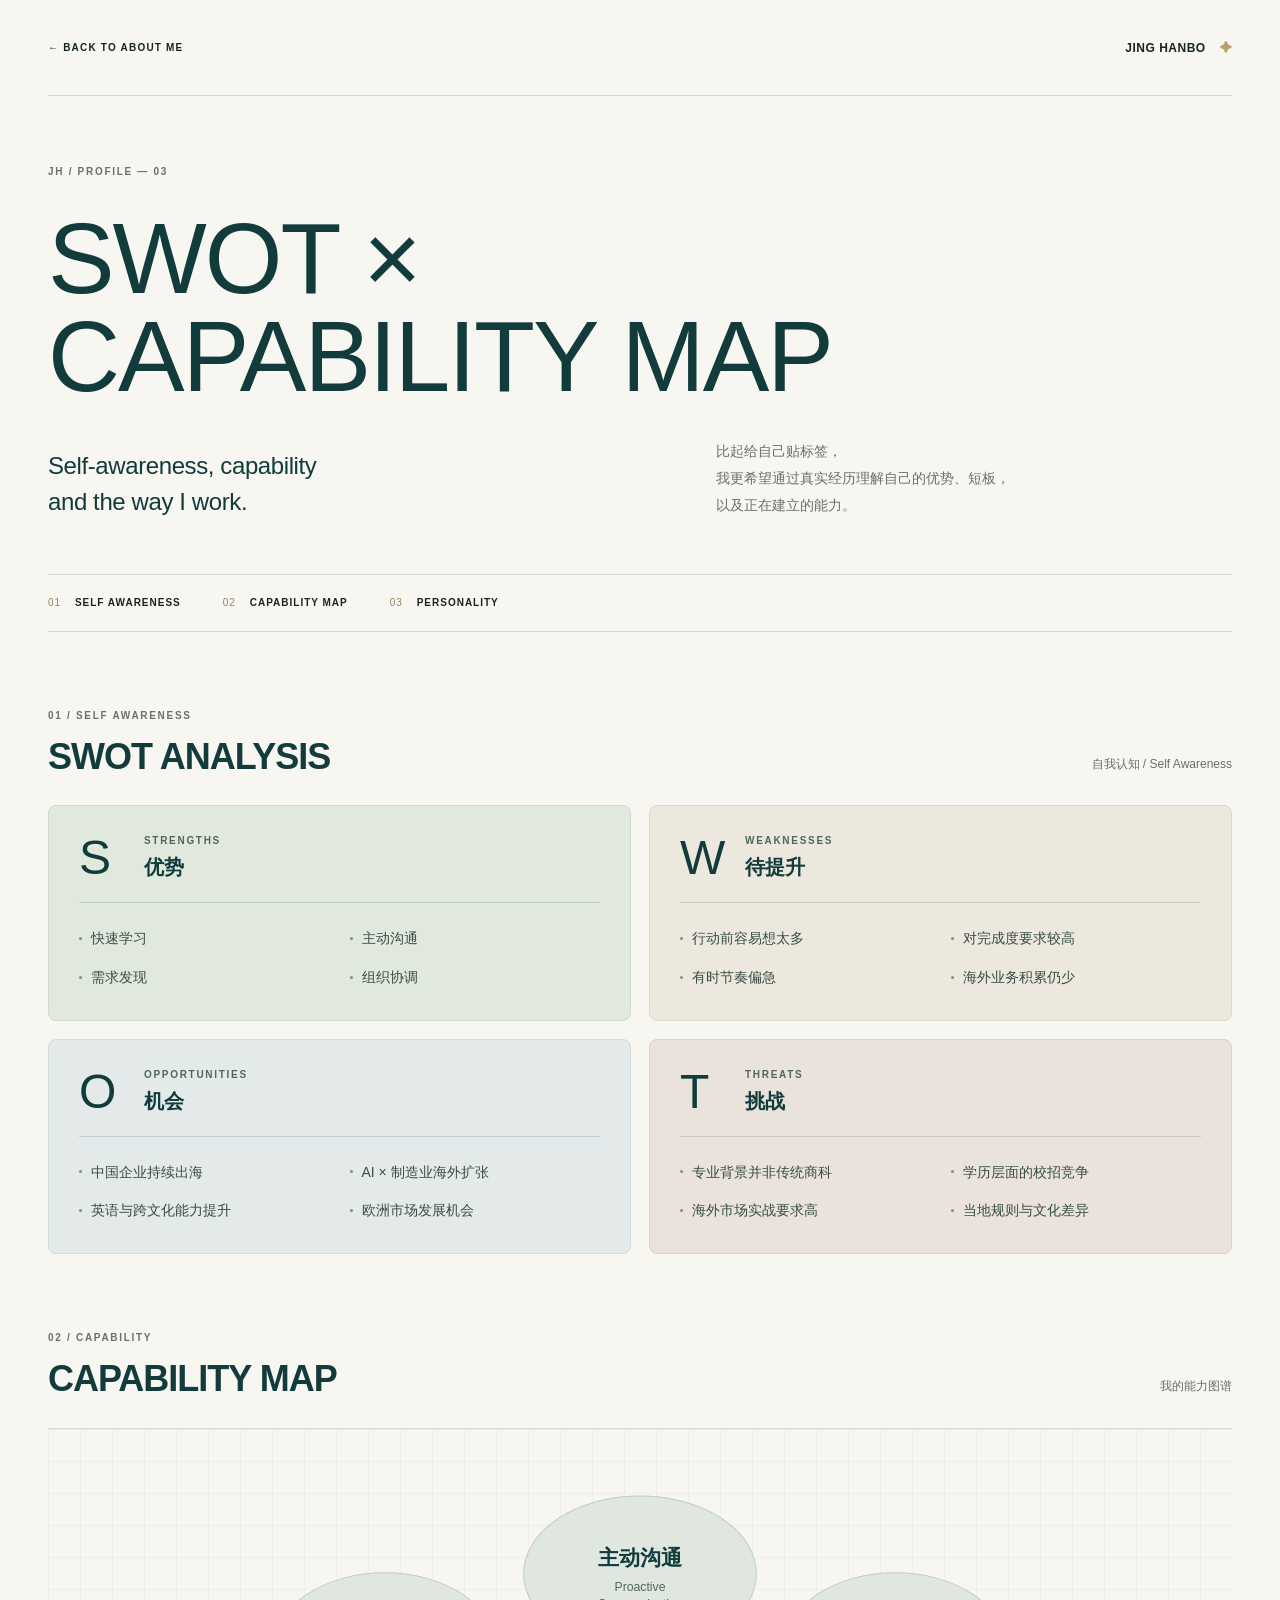
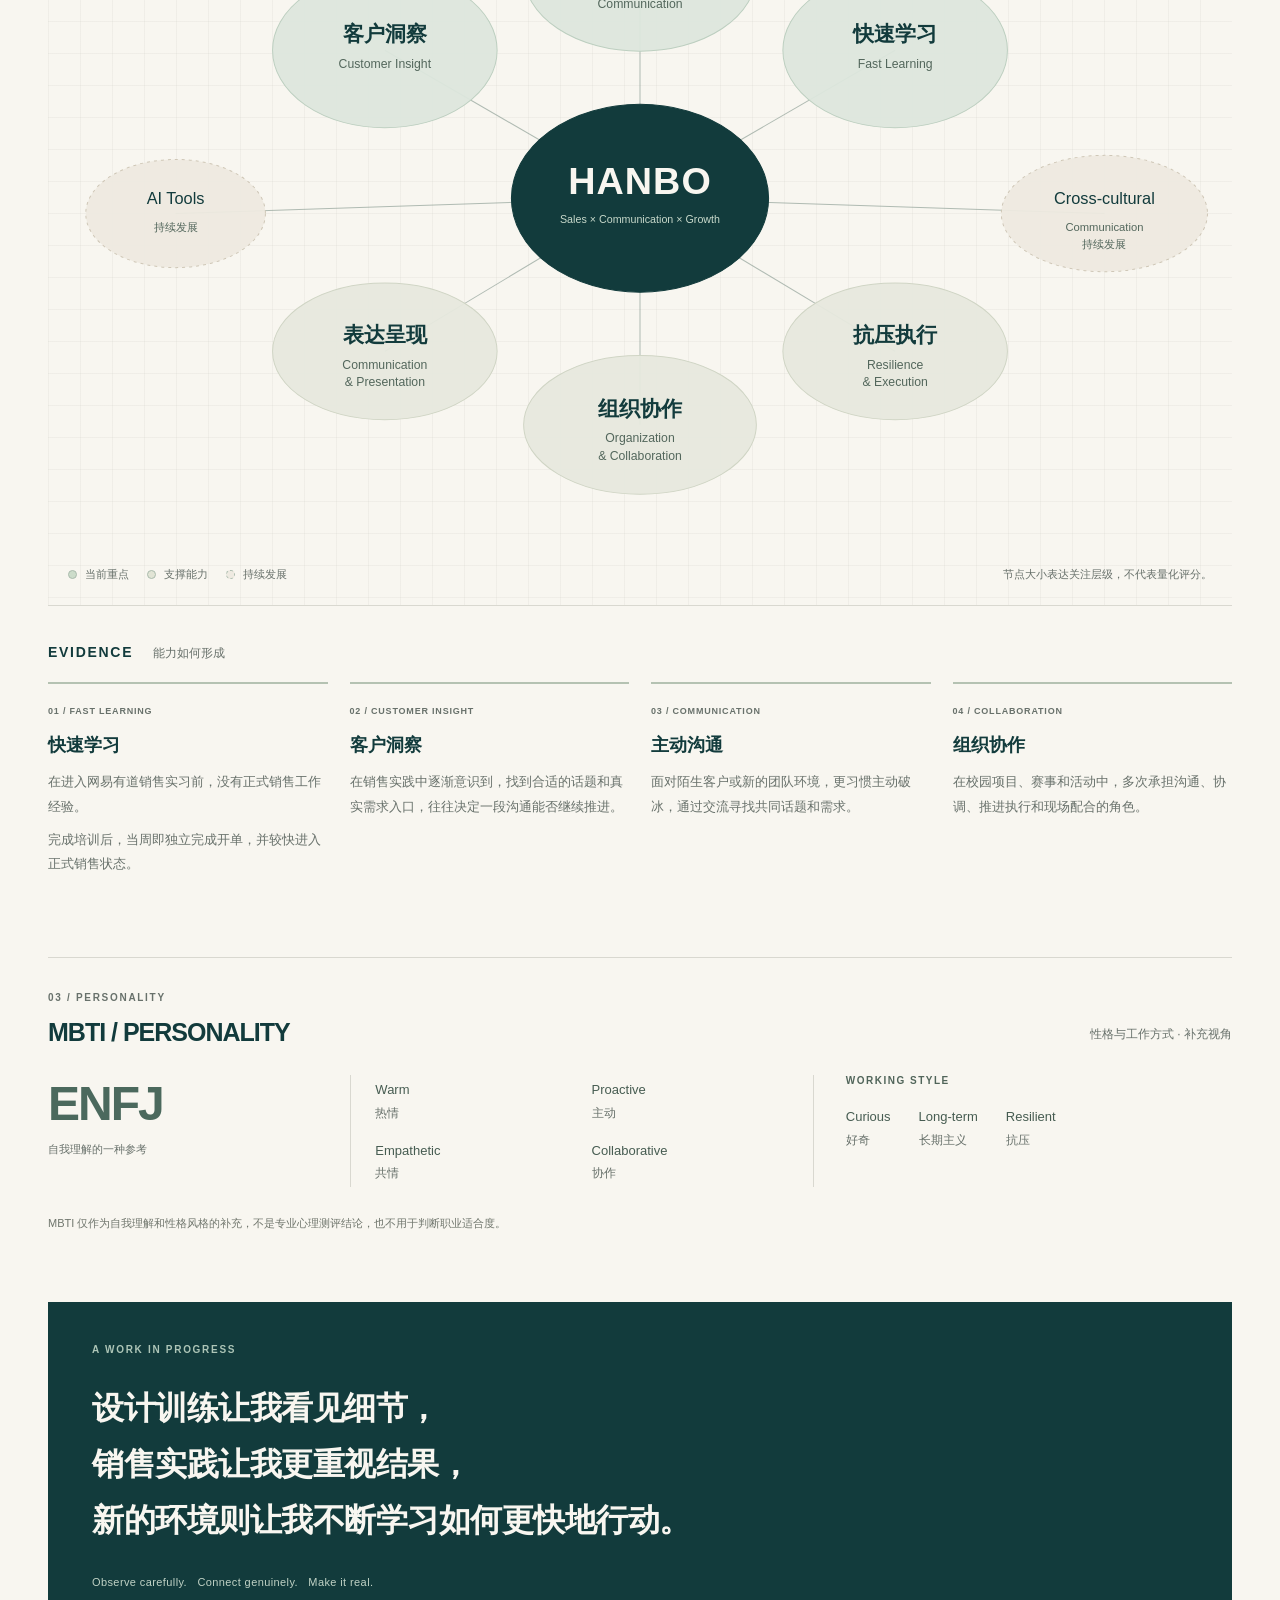
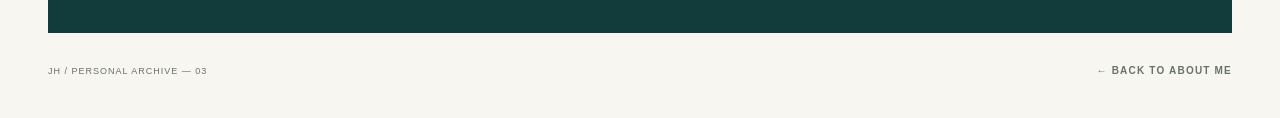
<file: about-capability.html>
<!doctype html>
<html lang="zh-CN">
<head>
  <meta charset="UTF-8">
  <meta name="viewport" content="width=device-width, initial-scale=1">
  <meta name="description" content="荆涵博的自我认知与能力图谱：SWOT、真实经历与正在建立的能力。">
  <link rel="canonical" href="https://jing-hanbo-portfolio.vercel.app/about-capability.html">
  <title>SWOT × Capability Map — JING HANBO</title>
  <link rel="stylesheet" href="about-capability.css">
  <script src="about-capability.js" defer></script>
</head>
<body>
  <a class="skip-link" href="#swot">跳至自我认知分析</a>
  <div class="capability-shell">
    <header class="page-header">
      <a class="back-link" href="index.html#about">← BACK TO ABOUT ME</a>
      <span>JING HANBO <i aria-hidden="true">✦</i></span>
    </header>
    <main>
      <section class="capability-hero" aria-labelledby="page-title">
        <p class="eyebrow">JH / PROFILE — 03</p>
        <h1 id="page-title">SWOT ×<br>CAPABILITY MAP</h1>
        <div class="hero-notes">
          <p class="hero-subtitle" lang="en">Self-awareness, capability<br>and the way I work.</p>
          <p class="hero-description">比起给自己贴标签，<br>我更希望通过真实经历理解自己的优势、短板，<br>以及正在建立的能力。</p>
        </div>
        <nav class="chapter-index" aria-label="详情页章节">
          <a href="#swot"><span>01</span> SELF AWARENESS</a>
          <a href="#capability-map"><span>02</span> CAPABILITY MAP</a>
          <a href="#personality"><span>03</span> PERSONALITY</a>
        </nav>
      </section>

      <section class="chapter reveal-section" id="swot" aria-labelledby="swot-title">
        <header class="chapter-heading"><div><p class="eyebrow">01 / SELF AWARENESS</p><h2 id="swot-title">SWOT ANALYSIS</h2></div><p>自我认知 / Self Awareness</p></header>
        <div class="swot-grid" role="group" aria-label="SWOT 四象限：优势、待提升、机会、挑战">
          <article class="swot-cell strengths">
            <header><span class="swot-letter" aria-hidden="true">S</span><div><p>STRENGTHS</p><h3>优势</h3></div></header>
            <ul><li>快速学习</li><li>主动沟通</li><li>需求发现</li><li>组织协调</li></ul>
          </article>
          <article class="swot-cell weaknesses">
            <header><span class="swot-letter" aria-hidden="true">W</span><div><p>WEAKNESSES</p><h3>待提升</h3></div></header>
            <ul><li>行动前容易想太多</li><li>对完成度要求较高</li><li>有时节奏偏急</li><li>海外业务积累仍少</li></ul>
          </article>
          <article class="swot-cell opportunities">
            <header><span class="swot-letter" aria-hidden="true">O</span><div><p>OPPORTUNITIES</p><h3>机会</h3></div></header>
            <ul><li>中国企业持续出海</li><li>AI × 制造业海外扩张</li><li>英语与跨文化能力提升</li><li>欧洲市场发展机会</li></ul>
          </article>
          <article class="swot-cell threats">
            <header><span class="swot-letter" aria-hidden="true">T</span><div><p>THREATS</p><h3>挑战</h3></div></header>
            <ul><li>专业背景并非传统商科</li><li>学历层面的校招竞争</li><li>海外市场实战要求高</li><li>当地规则与文化差异</li></ul>
          </article>
        </div>
      </section>

      <section class="chapter reveal-section" id="capability-map" aria-labelledby="map-title">
        <header class="chapter-heading"><div><p class="eyebrow">02 / CAPABILITY</p><h2 id="map-title">CAPABILITY MAP</h2></div><p>我的能力图谱</p></header>
        <figure class="map-frame">
          <svg class="capability-map" viewBox="0 0 1160 700" xmlns="http://www.w3.org/2000/svg" role="img" aria-labelledby="map-svg-title map-svg-description">
            <title id="map-svg-title">以 Hanbo 为中心的能力图谱</title>
            <desc id="map-svg-description">Hanbo 位于中心，连接六个核心能力：客户洞察、主动沟通、快速学习、表达呈现、组织协作、抗压执行。AI Tools 与跨文化沟通为持续发展的辅助能力。节点层级表示当前关注重点，不是量化评分。</desc>
            <g class="map-links" aria-hidden="true">
              <line data-link="insight" x1="580" y1="350" x2="330" y2="205" />
              <line data-link="communication" x1="580" y1="350" x2="580" y2="130" />
              <line data-link="learning" x1="580" y1="350" x2="830" y2="205" />
              <line data-link="presentation" x1="580" y1="350" x2="330" y2="500" />
              <line data-link="collaboration" x1="580" y1="350" x2="580" y2="572" />
              <line data-link="execution" x1="580" y1="350" x2="830" y2="500" />
              <line data-link="ai" x1="580" y1="350" x2="125" y2="365" />
              <line data-link="cross" x1="580" y1="350" x2="1035" y2="365" />
            </g>
            <g class="map-node primary" data-node="insight" transform="translate(330 205)">
              <ellipse rx="110" ry="76" />
              <text class="node-name" text-anchor="middle" y="-9">客户洞察</text>
              <text class="node-caption" text-anchor="middle"><tspan x="0" y="17">Customer Insight</tspan></text>
            </g>
            <g class="map-node primary" data-node="communication" transform="translate(580 130)">
              <ellipse rx="114" ry="76" />
              <text class="node-name" text-anchor="middle" y="-9">主动沟通</text>
              <text class="node-caption" text-anchor="middle"><tspan x="0" y="17">Proactive</tspan><tspan x="0" y="34">Communication</tspan></text>
            </g>
            <g class="map-node primary" data-node="learning" transform="translate(830 205)">
              <ellipse rx="110" ry="76" />
              <text class="node-name" text-anchor="middle" y="-9">快速学习</text>
              <text class="node-caption" text-anchor="middle"><tspan x="0" y="17">Fast Learning</tspan></text>
            </g>
            <g class="map-node secondary" data-node="presentation" transform="translate(330 500)">
              <ellipse rx="110" ry="67" />
              <text class="node-name" text-anchor="middle" y="-9">表达呈现</text>
              <text class="node-caption" text-anchor="middle"><tspan x="0" y="17">Communication</tspan><tspan x="0" y="34">&amp; Presentation</tspan></text>
            </g>
            <g class="map-node secondary" data-node="collaboration" transform="translate(580 572)">
              <ellipse rx="114" ry="68" />
              <text class="node-name" text-anchor="middle" y="-9">组织协作</text>
              <text class="node-caption" text-anchor="middle"><tspan x="0" y="17">Organization</tspan><tspan x="0" y="34">&amp; Collaboration</tspan></text>
            </g>
            <g class="map-node secondary" data-node="execution" transform="translate(830 500)">
              <ellipse rx="110" ry="67" />
              <text class="node-name" text-anchor="middle" y="-9">抗压执行</text>
              <text class="node-caption" text-anchor="middle"><tspan x="0" y="17">Resilience</tspan><tspan x="0" y="34">&amp; Execution</tspan></text>
            </g>
            <g class="map-node developing" data-node="ai" transform="translate(125 365)">
              <ellipse rx="88" ry="53" />
              <text class="node-name" text-anchor="middle" y="-9">AI Tools</text>
              <text class="node-caption" text-anchor="middle"><tspan x="0" y="17">持续发展</tspan></text>
            </g>
            <g class="map-node developing" data-node="cross" transform="translate(1035 365)">
              <ellipse rx="101" ry="57" />
              <text class="node-name" text-anchor="middle" y="-9">Cross-cultural</text>
              <text class="node-caption" text-anchor="middle"><tspan x="0" y="17">Communication</tspan><tspan x="0" y="34">持续发展</tspan></text>
            </g>
            <g class="map-node map-center" data-node="hanbo" transform="translate(580 350)">
              <ellipse rx="126" ry="92" />
              <text class="center-name" text-anchor="middle" y="-4">HANBO</text>
              <text class="center-caption" text-anchor="middle" y="24">Sales × Communication × Growth</text>
            </g>
          </svg>
          <figcaption><span><i class="legend-dot primary-dot"></i>当前重点 <i class="legend-dot secondary-dot"></i>支撑能力 <i class="legend-dot developing-dot"></i>持续发展</span><span>节点大小表达关注层级，不代表量化评分。</span></figcaption>
        </figure>
        <section class="evidence-section" aria-labelledby="evidence-title">
          <header class="evidence-heading"><h3 id="evidence-title">EVIDENCE</h3><p>能力如何形成</p></header>
          <div class="evidence-grid">
            <article class="evidence-card reveal-section"><p class="eyebrow">01 / FAST LEARNING</p><h4>快速学习</h4><p>在进入网易有道销售实习前，没有正式销售工作经验。</p><p>完成培训后，当周即独立完成开单，并较快进入正式销售状态。</p></article>
            <article class="evidence-card reveal-section"><p class="eyebrow">02 / CUSTOMER INSIGHT</p><h4>客户洞察</h4><p>在销售实践中逐渐意识到，找到合适的话题和真实需求入口，往往决定一段沟通能否继续推进。</p></article>
            <article class="evidence-card reveal-section"><p class="eyebrow">03 / COMMUNICATION</p><h4>主动沟通</h4><p>面对陌生客户或新的团队环境，更习惯主动破冰，通过交流寻找共同话题和需求。</p></article>
            <article class="evidence-card reveal-section"><p class="eyebrow">04 / COLLABORATION</p><h4>组织协作</h4><p>在校园项目、赛事和活动中，多次承担沟通、协调、推进执行和现场配合的角色。</p></article>
          </div>
        </section>
      </section>

      <section class="chapter personality-section reveal-section" id="personality" aria-labelledby="personality-title">
        <header class="chapter-heading"><div><p class="eyebrow">03 / PERSONALITY</p><h2 id="personality-title">MBTI / PERSONALITY</h2></div><p>性格与工作方式 · 补充视角</p></header>
        <div class="personality-grid">
          <div class="personality-type"><strong>ENFJ</strong><p>自我理解的一种参考</p></div>
          <ul class="personality-traits"><li><b>Warm</b><span>热情</span></li><li><b>Proactive</b><span>主动</span></li><li><b>Empathetic</b><span>共情</span></li><li><b>Collaborative</b><span>协作</span></li></ul>
          <div class="working-style"><h3>WORKING STYLE</h3><ul><li><b>Curious</b><span>好奇</span></li><li><b>Long-term</b><span>长期主义</span></li><li><b>Resilient</b><span>抗压</span></li></ul></div>
        </div>
        <p class="personality-note">MBTI 仅作为自我理解和性格风格的补充，不是专业心理测评结论，也不用于判断职业适合度。</p>
      </section>

      <section class="closing-note reveal-section" aria-label="总结">
        <p class="eyebrow">A WORK IN PROGRESS</p>
        <p class="closing-statement">设计训练让我看见细节，<br>销售实践让我更重视结果，<br>新的环境则让我不断学习如何更快地行动。</p>
        <p lang="en">Observe carefully. &nbsp; Connect genuinely. &nbsp; Make it real.</p>
      </section>
    </main>
    <footer class="page-footer"><span>JH / PERSONAL ARCHIVE — 03</span><a class="back-link" href="index.html#about">← BACK TO ABOUT ME</a></footer>
  </div>
</body>
</html>
</file>
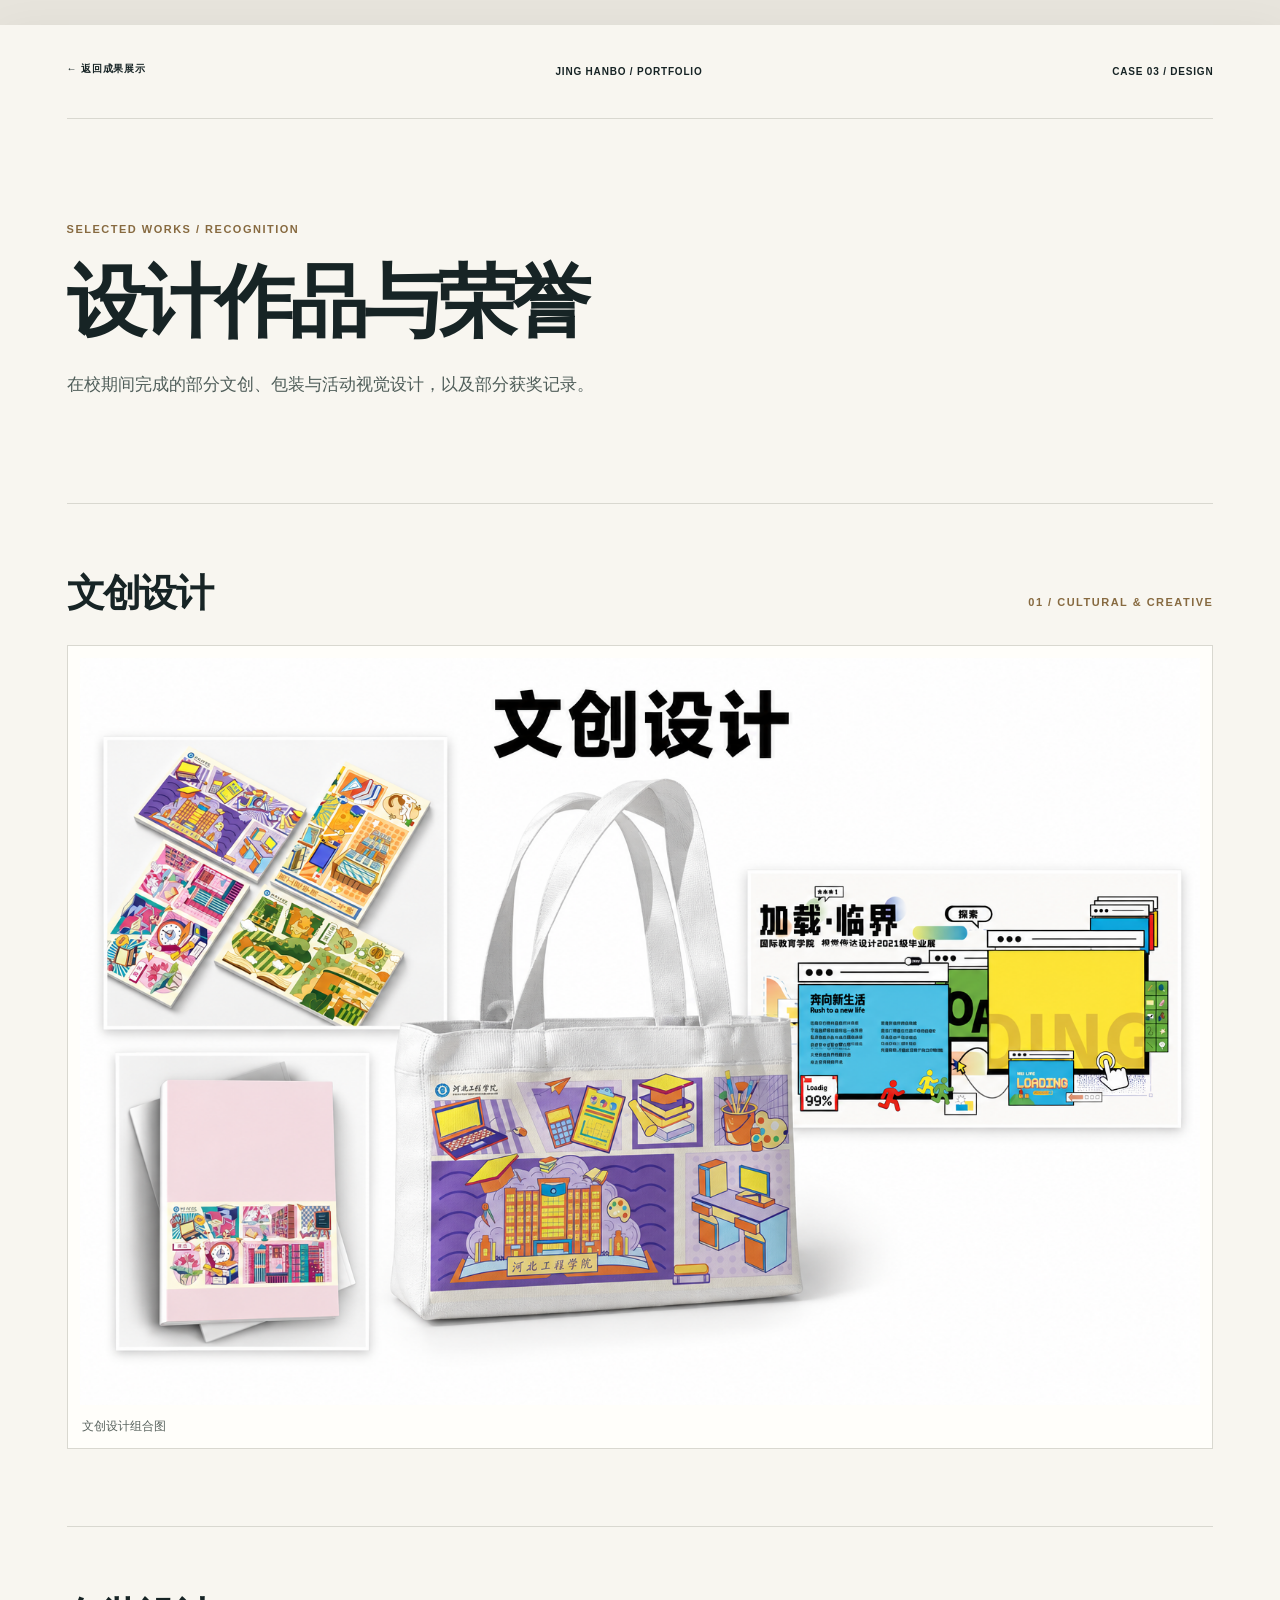
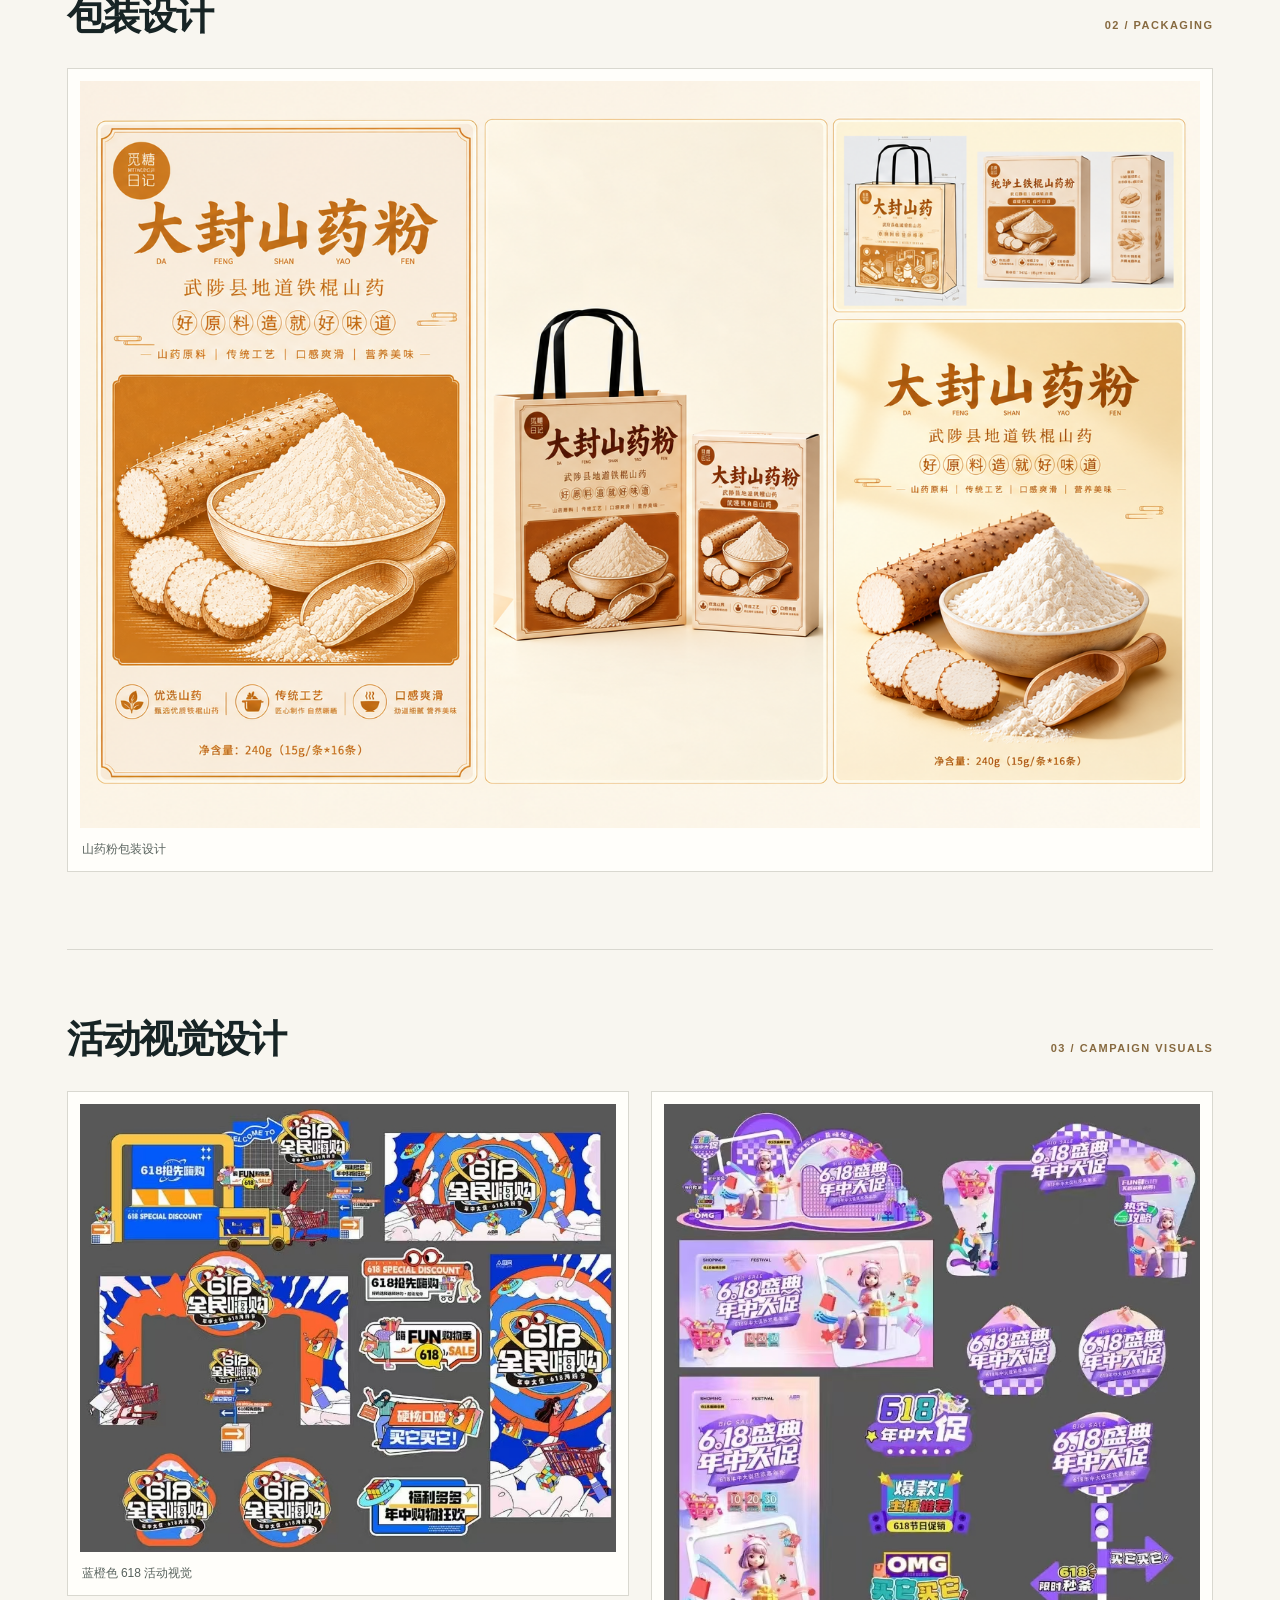
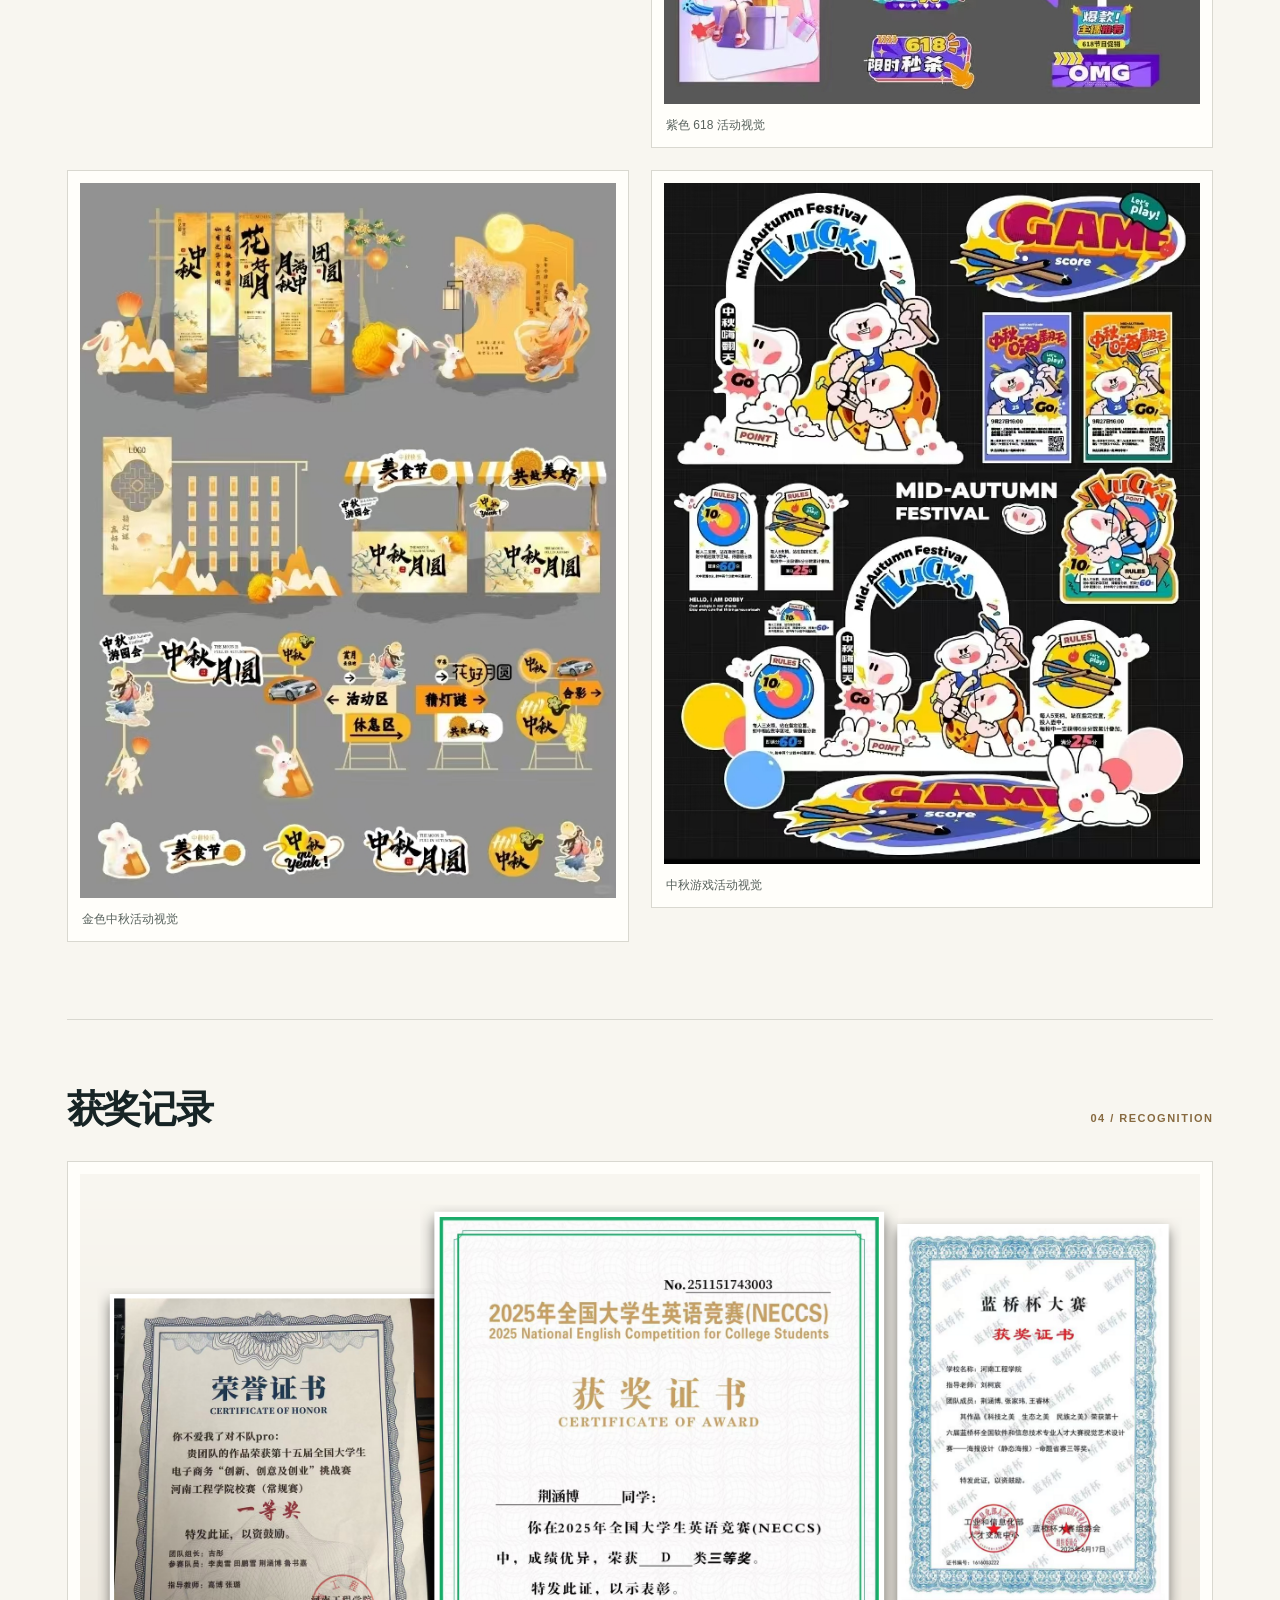
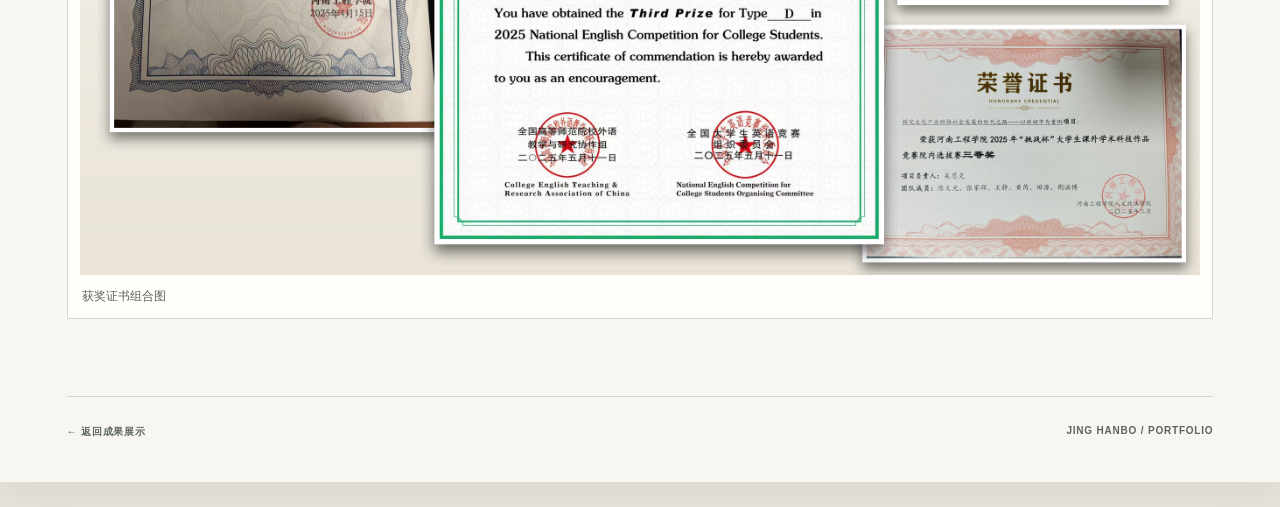
<file: design-case.html>
<!doctype html>
<html lang="zh-CN">
<head>
  <meta charset="UTF-8">
  <meta name="viewport" content="width=device-width, initial-scale=1">
  <meta name="description" content="荆涵博的文创设计、包装设计、活动视觉与部分获奖记录">
  <link rel="canonical" href="https://jing-hanbo-portfolio.vercel.app/design-case.html">
  <title>设计作品与荣誉 — JING HANBO</title>
  <link rel="stylesheet" href="design-case.css">
  <script src="design-case.js" defer></script>
</head>
<body>
  <main class="design-page">
    <header class="design-header">
      <a href="index.html#work">← 返回成果展示</a>
      <span>JING HANBO / PORTFOLIO</span>
      <span>CASE 03 / DESIGN</span>
    </header>

    <section class="design-hero" aria-labelledby="design-title">
      <p class="design-eyebrow">SELECTED WORKS / RECOGNITION</p>
      <h1 id="design-title">设计作品与荣誉</h1>
      <p class="design-intro">在校期间完成的部分文创、包装与活动视觉设计，以及部分获奖记录。</p>
    </section>

    <section class="design-section" aria-labelledby="creative-title">
      <div class="design-section-heading"><span>01 / CULTURAL & CREATIVE</span><h2 id="creative-title">文创设计</h2></div>
      <figure class="design-figure">
        <button class="design-image-trigger" type="button" aria-label="放大查看文创设计组合图">
          <img src="assets/design/1.png" alt="文创设计组合图" width="1536" height="1024" decoding="async">
        </button>
        <figcaption>文创设计组合图</figcaption>
      </figure>
    </section>

    <section class="design-section" aria-labelledby="package-title">
      <div class="design-section-heading"><span>02 / PACKAGING</span><h2 id="package-title">包装设计</h2></div>
      <figure class="design-figure">
        <button class="design-image-trigger" type="button" aria-label="放大查看山药粉包装设计">
          <img src="assets/design/5.png" alt="山药粉包装设计组合图" width="1536" height="1024" loading="lazy" decoding="async">
        </button>
        <figcaption>山药粉包装设计</figcaption>
      </figure>
    </section>

    <section class="design-section" aria-labelledby="campaign-title">
      <div class="design-section-heading"><span>03 / CAMPAIGN VISUALS</span><h2 id="campaign-title">活动视觉设计</h2></div>
      <div class="design-grid">
        <figure class="design-figure">
          <button class="design-image-trigger" type="button" aria-label="放大查看蓝橙色 618 活动视觉">
            <img src="assets/design/4.jpg" alt="蓝橙色 618 活动视觉组合图" width="800" height="668" loading="lazy" decoding="async">
          </button>
          <figcaption>蓝橙色 618 活动视觉</figcaption>
        </figure>
        <figure class="design-figure">
          <button class="design-image-trigger" type="button" aria-label="放大查看紫色 618 活动视觉">
            <img src="assets/design/3.jpg" alt="紫色 618 活动视觉组合图" width="715" height="800" loading="lazy" decoding="async">
          </button>
          <figcaption>紫色 618 活动视觉</figcaption>
        </figure>
        <figure class="design-figure">
          <button class="design-image-trigger" type="button" aria-label="放大查看金色中秋活动视觉">
            <img src="assets/design/2.jpg" alt="金色中秋活动视觉组合图" width="600" height="800" loading="lazy" decoding="async">
          </button>
          <figcaption>金色中秋活动视觉</figcaption>
        </figure>
        <figure class="design-figure">
          <button class="design-image-trigger" type="button" aria-label="放大查看中秋游戏活动视觉">
            <img src="assets/design/6.png" alt="中秋游戏活动视觉组合图" width="598" height="759" loading="lazy" decoding="async">
          </button>
          <figcaption>中秋游戏活动视觉</figcaption>
        </figure>
      </div>
    </section>

    <section class="design-section design-awards" aria-labelledby="awards-title">
      <div class="design-section-heading"><span>04 / RECOGNITION</span><h2 id="awards-title">获奖记录</h2></div>
      <figure class="design-figure">
        <button class="design-image-trigger" type="button" aria-label="放大查看获奖证书组合图">
          <img src="assets/design/7.png" alt="多张获奖证书的组合图，包含个人及团队相关记录" width="2560" height="1600" loading="lazy" decoding="async">
        </button>
        <figcaption>获奖证书组合图</figcaption>
      </figure>
    </section>
    <footer class="design-footer"><a href="index.html#work">← 返回成果展示</a><span>JING HANBO / PORTFOLIO</span></footer>
  </main>

  <dialog class="design-lightbox" id="design-lightbox" aria-labelledby="lightbox-title">
    <div class="design-lightbox-toolbar">
      <strong id="lightbox-title"></strong>
      <div>
        <button class="design-zoom-toggle" type="button" aria-pressed="false">查看原尺寸</button>
        <button class="design-lightbox-close" type="button" aria-label="关闭大图">×</button>
      </div>
    </div>
    <div class="design-lightbox-stage"><img alt=""></div>
  </dialog>
</body>
</html>
</file>
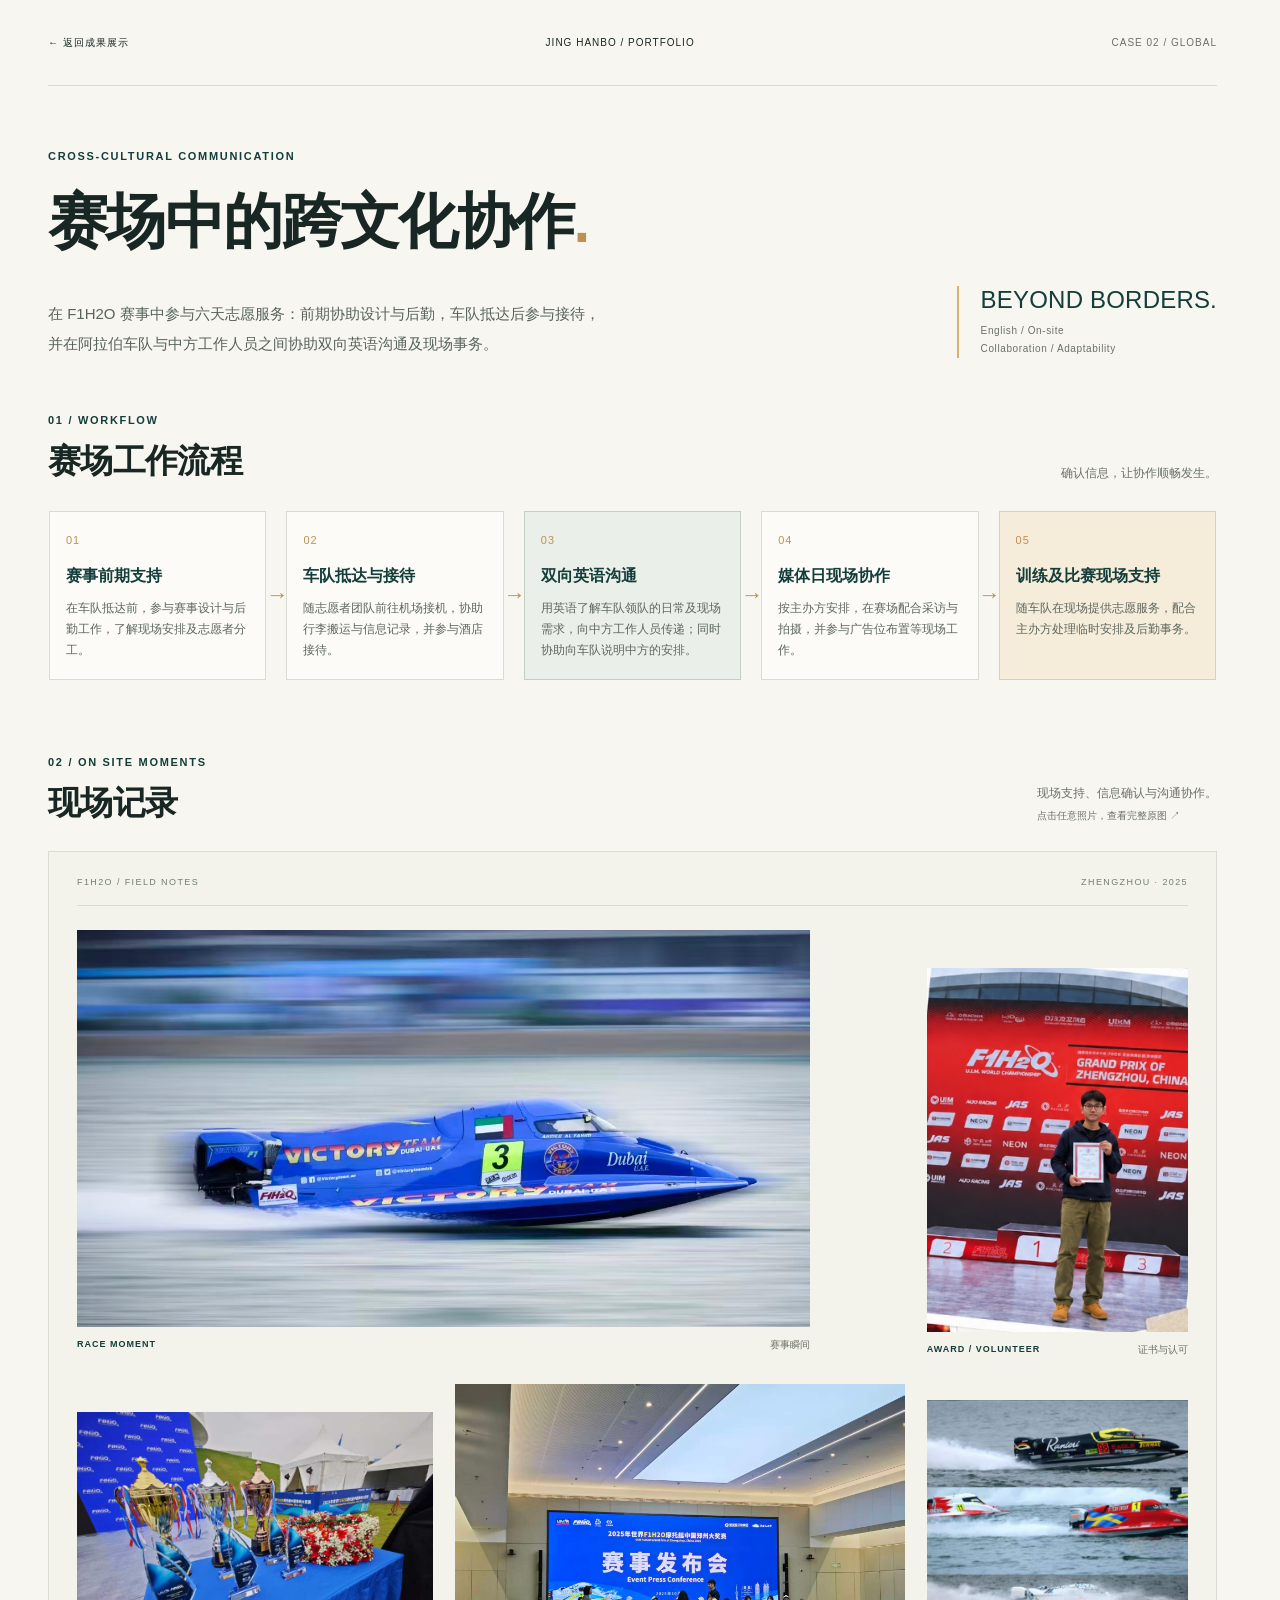
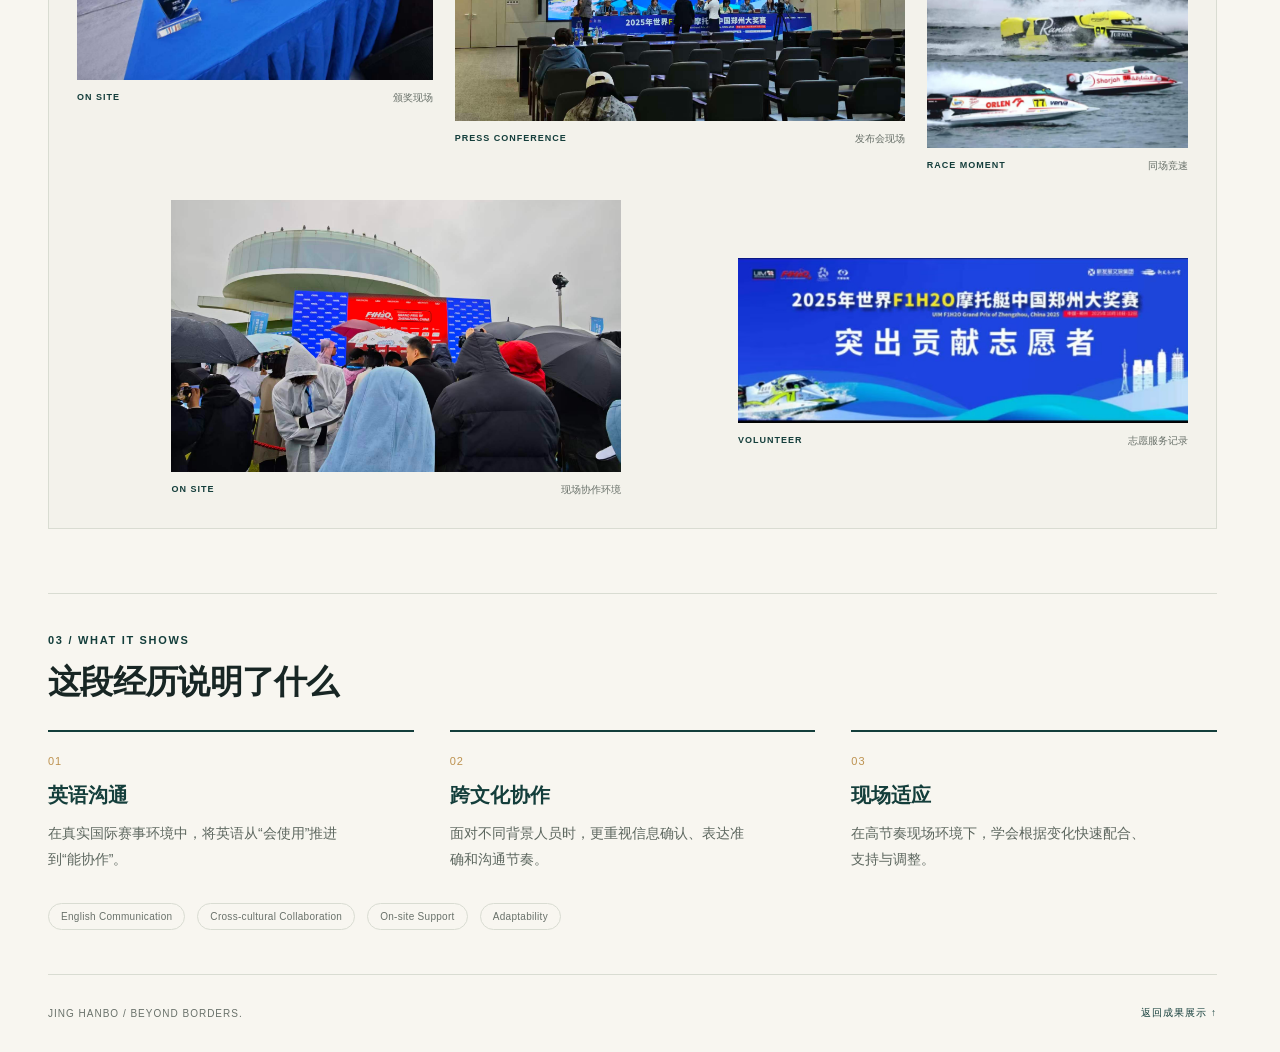
<file: f1h2o-case.html>
<!doctype html>
<html lang="zh-CN">
<head>
  <meta charset="UTF-8">
  <meta name="viewport" content="width=device-width, initial-scale=1">
  <meta name="description" content="荆涵博在 F1H2O 赛事中的六天志愿服务经历：赛事前期支持、阿拉伯车队接待、双向英语沟通与现场协助。">
  <link rel="canonical" href="https://jing-hanbo-portfolio.vercel.app/f1h2o-case.html">
  <title>BEYOND BORDERS. — F1H2O / JING HANBO</title>
  <link rel="stylesheet" href="f1h2o-case.css">
  <script src="f1h2o-case.js" defer></script>
</head>
<body>
  <a class="skip-link" href="#main">跳到案例内容</a>
  <div class="page-shell">
    <header class="page-header">
      <a class="back-link" href="index.html#work">← 返回成果展示</a>
      <span>JING HANBO / PORTFOLIO</span>
      <span>CASE 02 / GLOBAL</span>
    </header>
    <main id="main">
      <section class="case-hero" aria-labelledby="case-title">
        <p class="eyebrow">CROSS-CULTURAL COMMUNICATION</p>
        <h1 id="case-title">赛场中的<br class="mobile-break">跨文化协作<span>.</span></h1>
        <div class="hero-bottom">
          <p class="hero-lead">在 F1H2O 赛事中参与六天志愿服务：前期协助设计与后勤，车队抵达后参与接待，并在阿拉伯车队与中方工作人员之间协助双向英语沟通及现场事务。</p>
          <div class="hero-note"><span>BEYOND BORDERS.</span><p>English / On-site<br>Collaboration / Adaptability</p></div>
        </div>
      </section>
      <section class="workflow section-block" id="workflow" aria-labelledby="workflow-title">
        <div class="section-heading"><div><p class="eyebrow">01 / WORKFLOW</p><h2 id="workflow-title">赛场工作流程</h2></div><p class="section-aside">确认信息，让协作顺畅发生。</p></div>
        <div class="workflow-scroll" role="region" aria-label="五步赛场工作流程，窄屏可横向滑动" tabindex="0">
          <ol class="workflow-track">
            <li><span class="step-number">01</span><h3>赛事前期支持</h3><p>在车队抵达前，参与赛事设计与后勤工作，了解现场安排及志愿者分工。</p><i class="step-arrow" aria-hidden="true">→</i></li>
            <li><span class="step-number">02</span><h3>车队抵达与接待</h3><p>随志愿者团队前往机场接机，协助行李搬运与信息记录，并参与酒店接待。</p><i class="step-arrow" aria-hidden="true">→</i></li>
            <li><span class="step-number">03</span><h3>双向英语沟通</h3><p>用英语了解车队领队的日常及现场需求，向中方工作人员传递；同时协助向车队说明中方的安排。</p><i class="step-arrow" aria-hidden="true">→</i></li>
            <li><span class="step-number">04</span><h3>媒体日现场协作</h3><p>按主办方安排，在赛场配合采访与拍摄，并参与广告位布置等现场工作。</p><i class="step-arrow" aria-hidden="true">→</i></li>
            <li><span class="step-number">05</span><h3>训练及比赛现场支持</h3><p>随车队在现场提供志愿服务，配合主办方处理临时安排及后勤事务。</p></li>
          </ol>
        </div>
        <p class="scroll-hint">左右滑动，查看完整工作流程 →</p>
      </section>
      <section class="gallery section-block" id="gallery" aria-labelledby="gallery-title">
        <div class="section-heading"><div><p class="eyebrow">02 / ON SITE MOMENTS</p><h2 id="gallery-title">现场记录</h2></div><p class="section-aside">现场支持、信息确认与沟通协作。<br><span>点击任意照片，查看完整原图 ↗</span></p></div>
        <div class="gallery-frame">
          <div class="frame-meta"><span>F1H2O / FIELD NOTES</span><span>ZHENGZHOU · 2025</span></div>
          <div class="photo-layout">
            <figure class="photo-card photo-race">
              <button class="photo-trigger" type="button" aria-label="放大查看：赛事瞬间" aria-haspopup="dialog" aria-controls="photo-lightbox">
                <img src="assets/f1h2o/5.jpg" alt="蓝色 F1H2O 快艇掠过水面的赛事瞬间" width="1343" height="888" loading="lazy" decoding="async" draggable="false">
              </button>
              <figcaption><span>RACE MOMENT</span><small>赛事瞬间</small></figcaption>
            </figure>
            <figure class="photo-card photo-portrait">
              <button class="photo-trigger" type="button" aria-label="放大查看：证书与认可" aria-haspopup="dialog" aria-controls="photo-lightbox">
                <img src="assets/f1h2o/1.png" alt="荆涵博在赛事背景板前手持志愿服务证书" width="324" height="451" loading="lazy" decoding="async" draggable="false">
              </button>
              <figcaption><span>AWARD / VOLUNTEER</span><small>证书与认可</small></figcaption>
            </figure>
            <figure class="photo-card photo-trophy">
              <button class="photo-trigger" type="button" aria-label="放大查看：颁奖现场" aria-haspopup="dialog" aria-controls="photo-lightbox">
                <img src="assets/f1h2o/2.jpg" alt="F1H2O 赛事现场陈列的奖杯" width="1700" height="1280" loading="lazy" decoding="async" draggable="false">
              </button>
              <figcaption><span>ON SITE</span><small>颁奖现场</small></figcaption>
            </figure>
            <figure class="photo-card photo-conference">
              <button class="photo-trigger" type="button" aria-label="放大查看：发布会现场" aria-haspopup="dialog" aria-controls="photo-lightbox">
                <img src="assets/f1h2o/4.jpg" alt="F1H2O 赛事发布会现场，台前人员正在交流" width="1706" height="1279" loading="lazy" decoding="async" draggable="false">
              </button>
              <figcaption><span>PRESS CONFERENCE</span><small>发布会现场</small></figcaption>
            </figure>
            <figure class="photo-card photo-racing">
              <button class="photo-trigger" type="button" aria-label="放大查看：同场竞速" aria-haspopup="dialog" aria-controls="photo-lightbox">
                <img src="assets/f1h2o/6.jpg" alt="多支队伍快艇竞速瞬间的拼图" width="1200" height="1597" loading="lazy" decoding="async" draggable="false">
              </button>
              <figcaption><span>RACE MOMENT</span><small>同场竞速</small></figcaption>
            </figure>
            <figure class="photo-card photo-site">
              <button class="photo-trigger" type="button" aria-label="放大查看：现场协作环境" aria-haspopup="dialog" aria-controls="photo-lightbox">
                <img src="assets/f1h2o/7.jpg" alt="雨天赛事现场的人员与活动环境" width="1700" height="1280" loading="lazy" decoding="async" draggable="false">
              </button>
              <figcaption><span>ON SITE</span><small>现场协作环境</small></figcaption>
            </figure>
            <figure class="photo-card photo-banner">
              <button class="photo-trigger" type="button" aria-label="放大查看：志愿服务记录" aria-haspopup="dialog" aria-controls="photo-lightbox">
                <img src="assets/f1h2o/3.jpg" alt="2025 年 F1H2O 郑州大奖赛突出贡献志愿者横幅" width="1188" height="437" loading="lazy" decoding="async" draggable="false">
              </button>
              <figcaption><span>VOLUNTEER</span><small>志愿服务记录</small></figcaption>
            </figure>
          </div>
        </div>
      </section>
      <section class="summary section-block" id="summary" aria-labelledby="summary-title">
        <div class="section-heading"><div><p class="eyebrow">03 / WHAT IT SHOWS</p><h2 id="summary-title">这段经历说明了什么</h2></div></div>
        <div class="summary-grid">
          <article><span class="step-number">01</span><h3>英语沟通</h3><p>在真实国际赛事环境中，将英语从“会使用”推进到“能协作”。</p></article>
          <article><span class="step-number">02</span><h3>跨文化协作</h3><p>面对不同背景人员时，更重视信息确认、表达准确和沟通节奏。</p></article>
          <article><span class="step-number">03</span><h3>现场适应</h3><p>在高节奏现场环境下，学会根据变化快速配合、支持与调整。</p></article>
        </div>
        <ul class="skill-tags" aria-label="能力关键词"><li>English Communication</li><li>Cross-cultural Collaboration</li><li>On-site Support</li><li>Adaptability</li></ul>
      </section>
    </main>
    <footer class="page-footer"><span>JING HANBO / BEYOND BORDERS.</span><a href="index.html#work">返回成果展示 ↑</a></footer>
  </div>
  <dialog id="photo-lightbox" class="photo-lightbox" aria-label="现场照片大图预览" aria-modal="true">
    <button class="lightbox-close" type="button" aria-label="关闭照片预览" autofocus>×</button>
    <figure class="lightbox-figure"><img class="lightbox-image" alt=""><figcaption class="lightbox-caption"></figcaption></figure>
  </dialog>
</body>
</html>
</file>
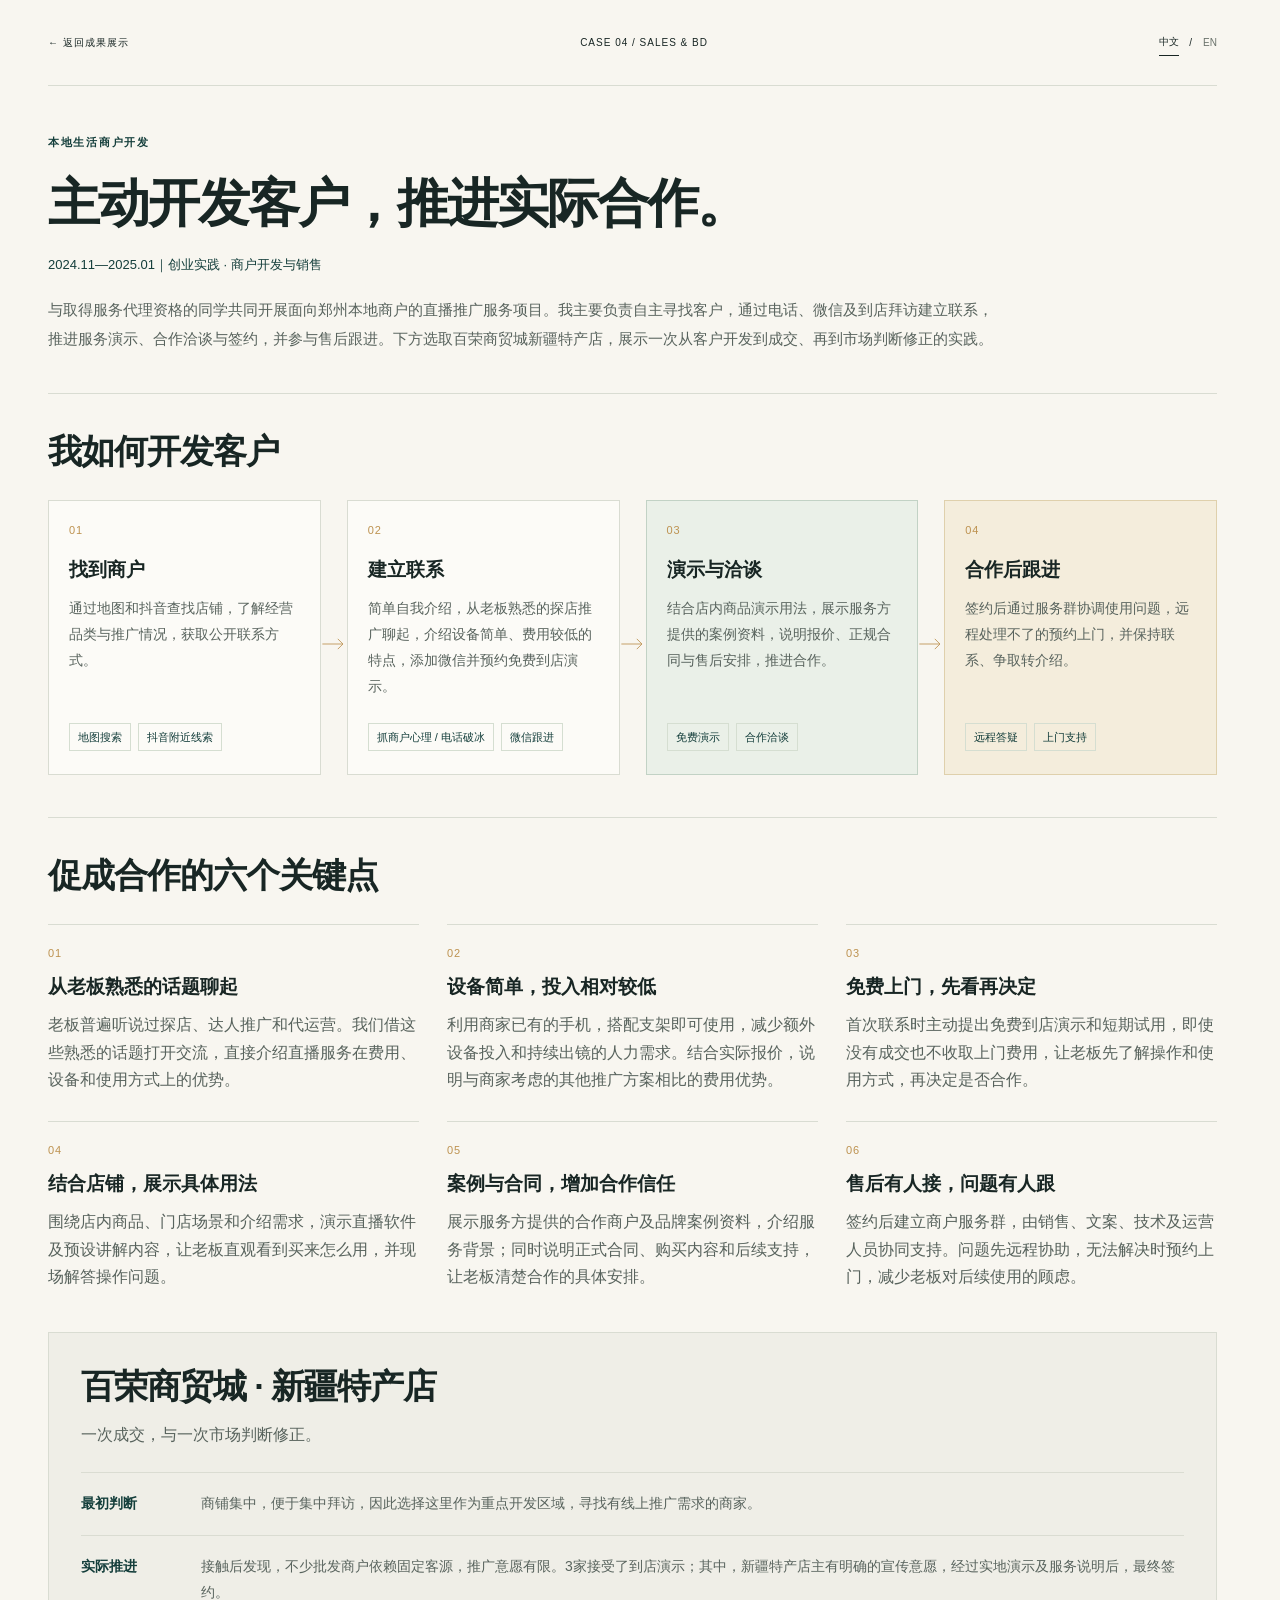
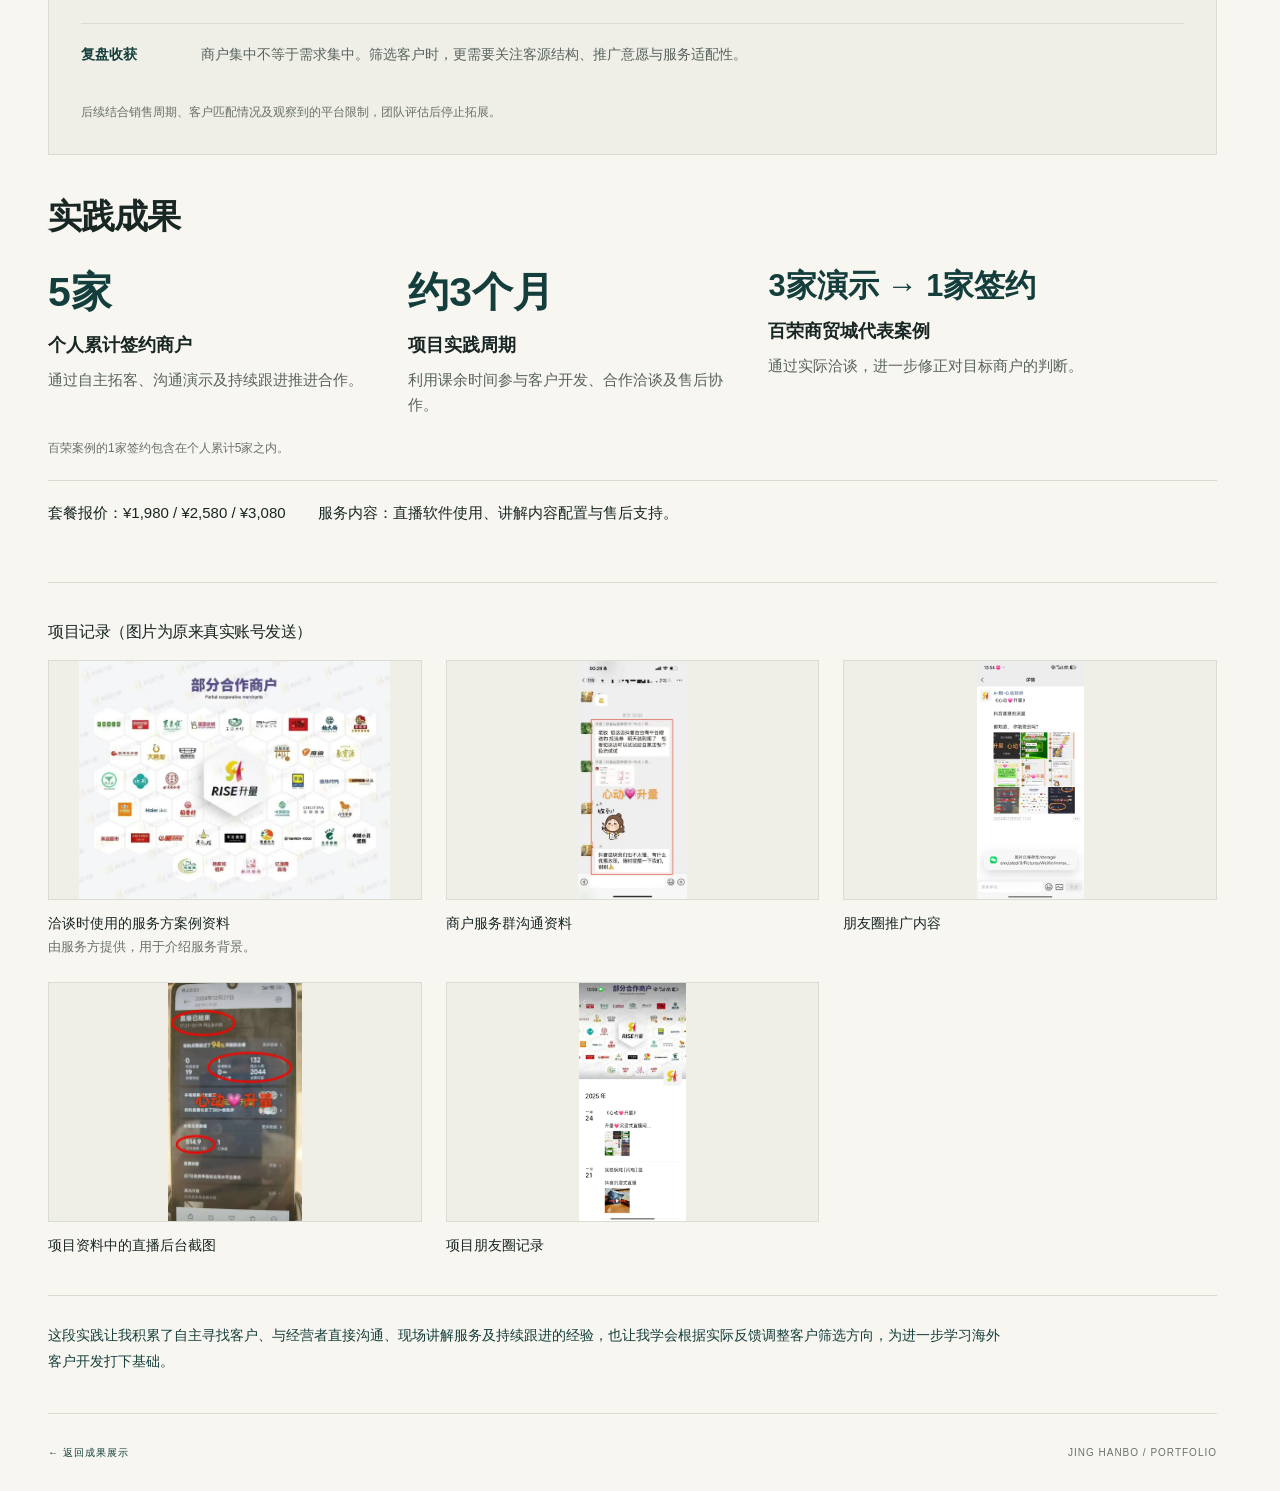
<file: local-bd-case.html>
<!doctype html>
<html lang="zh-CN">
<head>
  <meta charset="UTF-8">
  <meta name="viewport" content="width=device-width, initial-scale=1">
  <meta name="description" content="荆涵博的郑州本地生活商户开发实践：客户筛选、主动触达、到店演示、合作推进与售后跟进。">
  <link rel="canonical" href="https://jing-hanbo-portfolio.vercel.app/local-bd-case.html">
  <title>本地生活商户开发 — JING HANBO</title>
  <link rel="stylesheet" href="f1h2o-case.css">
  <link rel="stylesheet" href="local-bd-case.css">
  <script src="local-bd-case.js" defer></script>
  <script src="f1h2o-case.js" defer></script>
</head>
<body class="local-bd-detail">
  <a class="skip-link" href="#main" data-copy="skip">跳到案例内容</a>
  <div class="page-shell">
    <header class="page-header">
      <a class="back-link" href="index.html#work" data-copy="back">← 返回成果展示</a>
      <span>CASE 04 / SALES &amp; BD</span>
      <div class="case-language" aria-label="Language"><button type="button" data-lang="zh" aria-pressed="true">中文</button><span>/</span><button type="button" data-lang="en" aria-pressed="false">EN</button></div>
    </header>
    <main id="main">
      <section class="merchant-intro" aria-labelledby="merchant-title">
        <p class="eyebrow" data-copy="eyebrow">本地生活商户开发</p>
        <h1 id="merchant-title" data-copy="title">主动开发客户，推进实际合作。</h1>
        <p class="merchant-meta" data-copy="meta">2024.11—2025.01｜创业实践 · 商户开发与销售</p>
        <p class="merchant-lead" data-copy="lead">与取得服务代理资格的同学共同开展面向郑州本地商户的直播推广服务项目。我主要负责自主寻找客户，通过电话、微信及到店拜访建立联系，推进服务演示、合作洽谈与签约，并参与售后跟进。下方选取百荣商贸城新疆特产店，展示一次从客户开发到成交、再到市场判断修正的实践。</p>
      </section>
      <section class="merchant-workflow" aria-labelledby="merchant-workflow-title">
        <h2 id="merchant-workflow-title" data-copy="workflow">我如何开发客户</h2>
        <ol class="merchant-steps">
          <li><span class="step-number">01</span><h3 data-copy="step1">找到商户</h3><p data-copy="step1body">通过地图和抖音查找店铺，了解经营品类与推广情况，获取公开联系方式。</p><div class="merchant-tags"><span data-copy="tag11">地图搜索</span><span data-copy="tag12">抖音附近线索</span></div></li>
          <li><span class="step-number">02</span><h3 data-copy="step2">建立联系</h3><p data-copy="step2body">简单自我介绍，从老板熟悉的探店推广聊起，介绍设备简单、费用较低的特点，添加微信并预约免费到店演示。</p><div class="merchant-tags"><span data-copy="tag21">抓商户心理 / 电话破冰</span><span data-copy="tag22">微信跟进</span></div></li>
          <li><span class="step-number">03</span><h3 data-copy="step3">演示与洽谈</h3><p data-copy="step3body">结合店内商品演示用法，展示服务方提供的案例资料，说明报价、正规合同与售后安排，推进合作。</p><div class="merchant-tags"><span data-copy="tag31">免费演示</span><span data-copy="tag32">合作洽谈</span></div></li>
          <li><span class="step-number">04</span><h3 data-copy="step4">合作后跟进</h3><p data-copy="step4body">签约后通过服务群协调使用问题，远程处理不了的预约上门，并保持联系、争取转介绍。</p><div class="merchant-tags"><span data-copy="tag41">远程答疑</span><span data-copy="tag42">上门支持</span></div></li>
        </ol>
      </section>
      <section class="merchant-lessons" aria-labelledby="merchant-lessons-title">
        <h2 id="merchant-lessons-title" data-copy="lessons">促成合作的六个关键点</h2>
        <ol class="merchant-lessons-grid">
          <li><span class="step-number">01</span><h3 data-copy="lesson1">从老板熟悉的话题聊起</h3><p data-copy="lesson1body">老板普遍听说过探店、达人推广和代运营。我们借这些熟悉的话题打开交流，直接介绍直播服务在费用、设备和使用方式上的优势。</p></li>
          <li><span class="step-number">02</span><h3 data-copy="lesson2">设备简单，投入相对较低</h3><p data-copy="lesson2body">利用商家已有的手机，搭配支架即可使用，减少额外设备投入和持续出镜的人力需求。结合实际报价，说明与商家考虑的其他推广方案相比的费用优势。</p></li>
          <li><span class="step-number">03</span><h3 data-copy="lesson3">免费上门，先看再决定</h3><p data-copy="lesson3body">首次联系时主动提出免费到店演示和短期试用，即使没有成交也不收取上门费用，让老板先了解操作和使用方式，再决定是否合作。</p></li>
          <li><span class="step-number">04</span><h3 data-copy="lesson4">结合店铺，展示具体用法</h3><p data-copy="lesson4body">围绕店内商品、门店场景和介绍需求，演示直播软件及预设讲解内容，让老板直观看到买来怎么用，并现场解答操作问题。</p></li>
          <li><span class="step-number">05</span><h3 data-copy="lesson5">案例与合同，增加合作信任</h3><p data-copy="lesson5body">展示服务方提供的合作商户及品牌案例资料，介绍服务背景；同时说明正式合同、购买内容和后续支持，让老板清楚合作的具体安排。</p></li>
          <li><span class="step-number">06</span><h3 data-copy="lesson6">售后有人接，问题有人跟</h3><p data-copy="lesson6body">签约后建立商户服务群，由销售、文案、技术及运营人员协同支持。问题先远程协助，无法解决时预约上门，减少老板对后续使用的顾虑。</p></li>
        </ol>
      </section>
      <section class="merchant-review" aria-labelledby="merchant-review-title">
        <h2 id="merchant-review-title" data-copy="review">百荣商贸城 · 新疆特产店</h2>
        <p class="merchant-review-subtitle" data-copy="reviewSubtitle">一次成交，与一次市场判断修正。</p>
        <dl>
          <div><dt data-copy="initial">最初判断</dt><dd data-copy="initialBody">商铺集中，便于集中拜访，因此选择这里作为重点开发区域，寻找有线上推广需求的商家。</dd></div>
          <div><dt data-copy="reality">实际推进</dt><dd data-copy="realityBody">接触后发现，不少批发商户依赖固定客源，推广意愿有限。3家接受了到店演示；其中，新疆特产店主有明确的宣传意愿，经过实地演示及服务说明后，最终签约。</dd></div>
          <div><dt data-copy="learning">复盘收获</dt><dd data-copy="learningBody">商户集中不等于需求集中。筛选客户时，更需要关注客源结构、推广意愿与服务适配性。</dd></div>
        </dl>
        <p class="merchant-review-note" data-copy="reviewNote">后续结合销售周期、客户匹配情况及观察到的平台限制，团队评估后停止拓展。</p>
      </section>
      <section class="merchant-results" aria-labelledby="merchant-results-title">
        <h2 id="merchant-results-title" data-copy="results">实践成果</h2>
        <div class="merchant-results-grid">
          <article><p class="merchant-result-value" data-copy="result1value">5家</p><h3 data-copy="result1">个人累计签约商户</h3><p data-copy="result1body">通过自主拓客、沟通演示及持续跟进推进合作。</p></article>
          <article><p class="merchant-result-value" data-copy="result2value">约3个月</p><h3 data-copy="result2">项目实践周期</h3><p data-copy="result2body">利用课余时间参与客户开发、合作洽谈及售后协作。</p></article>
          <article><p class="merchant-result-value merchant-result-case" data-copy="result3value">3家演示 → 1家签约</p><h3 data-copy="result3">百荣商贸城代表案例</h3><p data-copy="result3body">通过实际洽谈，进一步修正对目标商户的判断。</p></article>
        </div>
        <p class="merchant-results-note" data-copy="resultsNote">百荣案例的1家签约包含在个人累计5家之内。</p>
        <div class="merchant-pricing"><p data-copy="pricing">套餐报价：¥1,980 / ¥2,580 / ¥3,080</p><p data-copy="service">服务内容：直播软件使用、讲解内容配置与售后支持。</p></div>
      </section>
      <section class="merchant-records" aria-labelledby="merchant-records-title">
        <h2 id="merchant-records-title" data-copy="records">项目记录（图片为原来真实账号发送）</h2>
        <div class="merchant-records-grid">
          <figure>
            <button class="photo-trigger" type="button" aria-labelledby="provider-caption" aria-haspopup="dialog" aria-controls="photo-lightbox"><img src="assets/local-bd/provider-partners.jpg" alt="服务方提供的合作商户及品牌案例资料" width="1412" height="1080" loading="lazy" decoding="async"></button>
            <figcaption id="provider-caption"><span data-copy="providerCaption">洽谈时使用的服务方案例资料</span><small data-copy="providerNote">由服务方提供，用于介绍服务背景。</small></figcaption>
          </figure>
          <figure>
            <button class="photo-trigger" type="button" aria-labelledby="record-2-caption" aria-haspopup="dialog" aria-controls="photo-lightbox"><img src="assets/local-bd/record-2.jpg" alt="商户服务群沟通资料" width="1082" height="2346" loading="lazy" decoding="async"></button>
            <figcaption id="record-2-caption" data-copy="record2Caption">商户服务群沟通资料</figcaption>
          </figure>
          <figure>
            <button class="photo-trigger" type="button" aria-labelledby="record-3-caption" aria-haspopup="dialog" aria-controls="photo-lightbox"><img src="assets/local-bd/record-3.jpg" alt="朋友圈推广内容" width="1200" height="2670" loading="lazy" decoding="async"></button>
            <figcaption id="record-3-caption" data-copy="record3Caption">朋友圈推广内容</figcaption>
          </figure>
          <figure>
            <button class="photo-trigger" type="button" aria-labelledby="record-4-caption" aria-haspopup="dialog" aria-controls="photo-lightbox"><img src="assets/local-bd/record-4.jpg" alt="项目资料中的直播后台截图" width="1080" height="1920" loading="lazy" decoding="async"></button>
            <figcaption id="record-4-caption" data-copy="record4Caption">项目资料中的直播后台截图</figcaption>
          </figure>
          <figure>
            <button class="photo-trigger" type="button" aria-labelledby="record-5-caption" aria-haspopup="dialog" aria-controls="photo-lightbox"><img src="assets/local-bd/record-5.jpg" alt="项目朋友圈记录" width="1200" height="2670" loading="lazy" decoding="async"></button>
            <figcaption id="record-5-caption" data-copy="record5Caption">项目朋友圈记录</figcaption>
          </figure>
        </div>
      </section>
      <p class="merchant-outlook" data-copy="outlook">这段实践让我积累了自主寻找客户、与经营者直接沟通、现场讲解服务及持续跟进的经验，也让我学会根据实际反馈调整客户筛选方向，为进一步学习海外客户开发打下基础。</p>
    </main>
    <footer class="page-footer"><a href="index.html#work" data-copy="back">← 返回成果展示</a><span>JING HANBO / PORTFOLIO</span></footer>
  </div>
  <dialog id="photo-lightbox" class="photo-lightbox" aria-labelledby="merchant-records-title" aria-modal="true">
    <button class="lightbox-close" type="button" aria-label="关闭图片预览 / Close image preview" autofocus>×</button>
    <figure class="lightbox-figure"><img class="lightbox-image" alt=""><figcaption class="lightbox-caption"></figcaption></figure>
  </dialog>
</body>
</html>
</file>
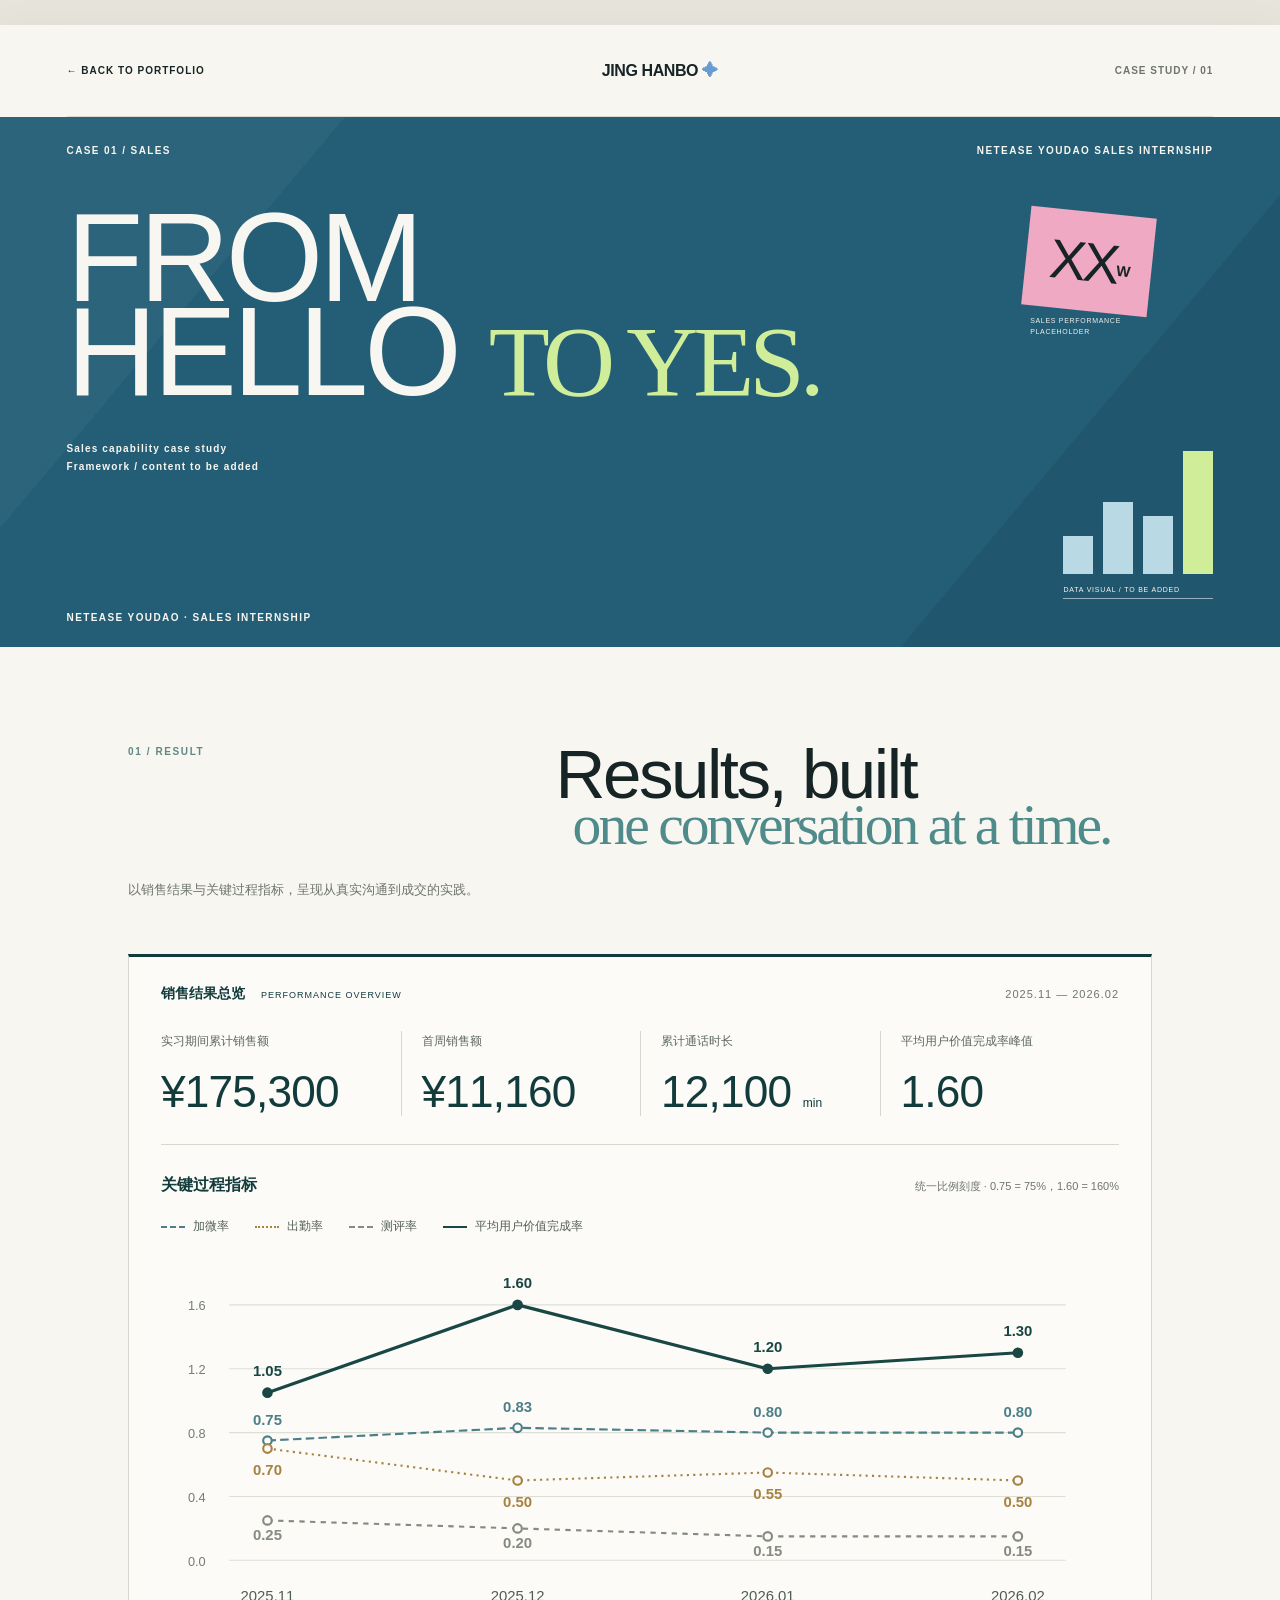
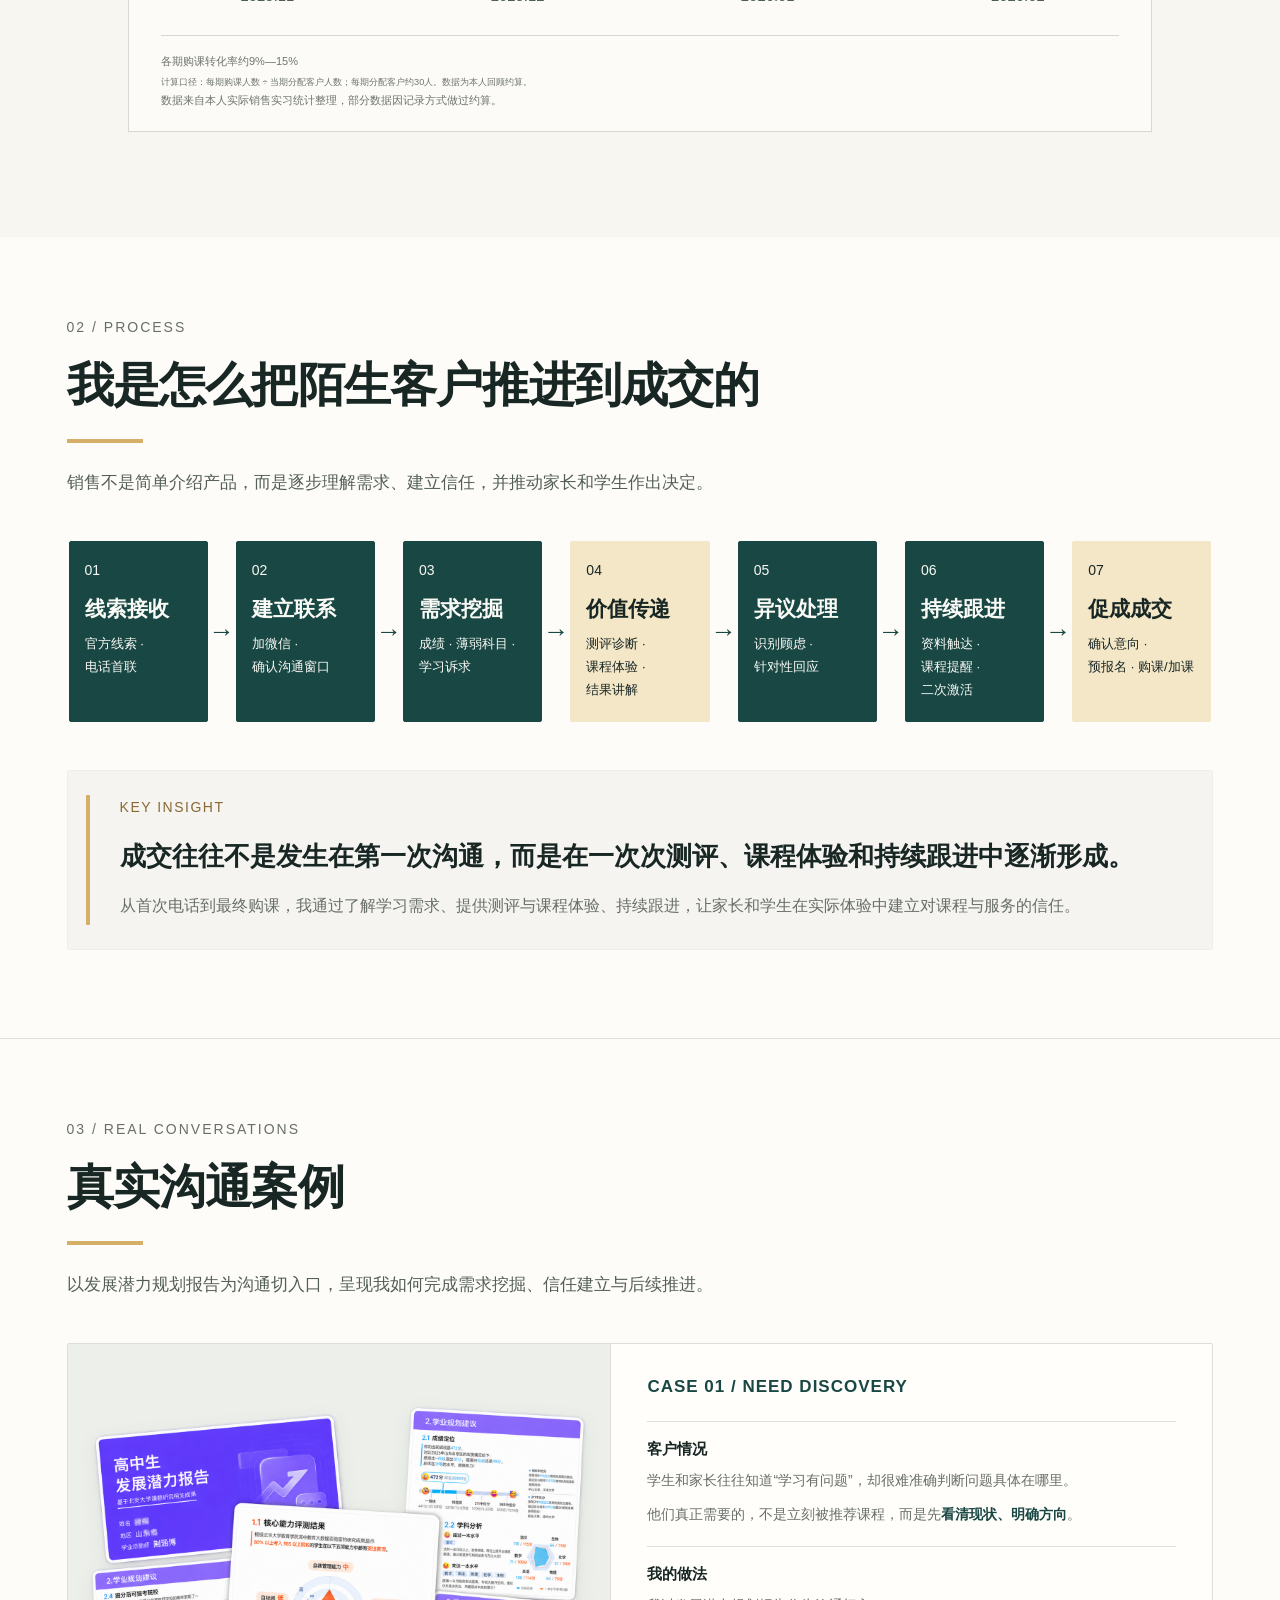
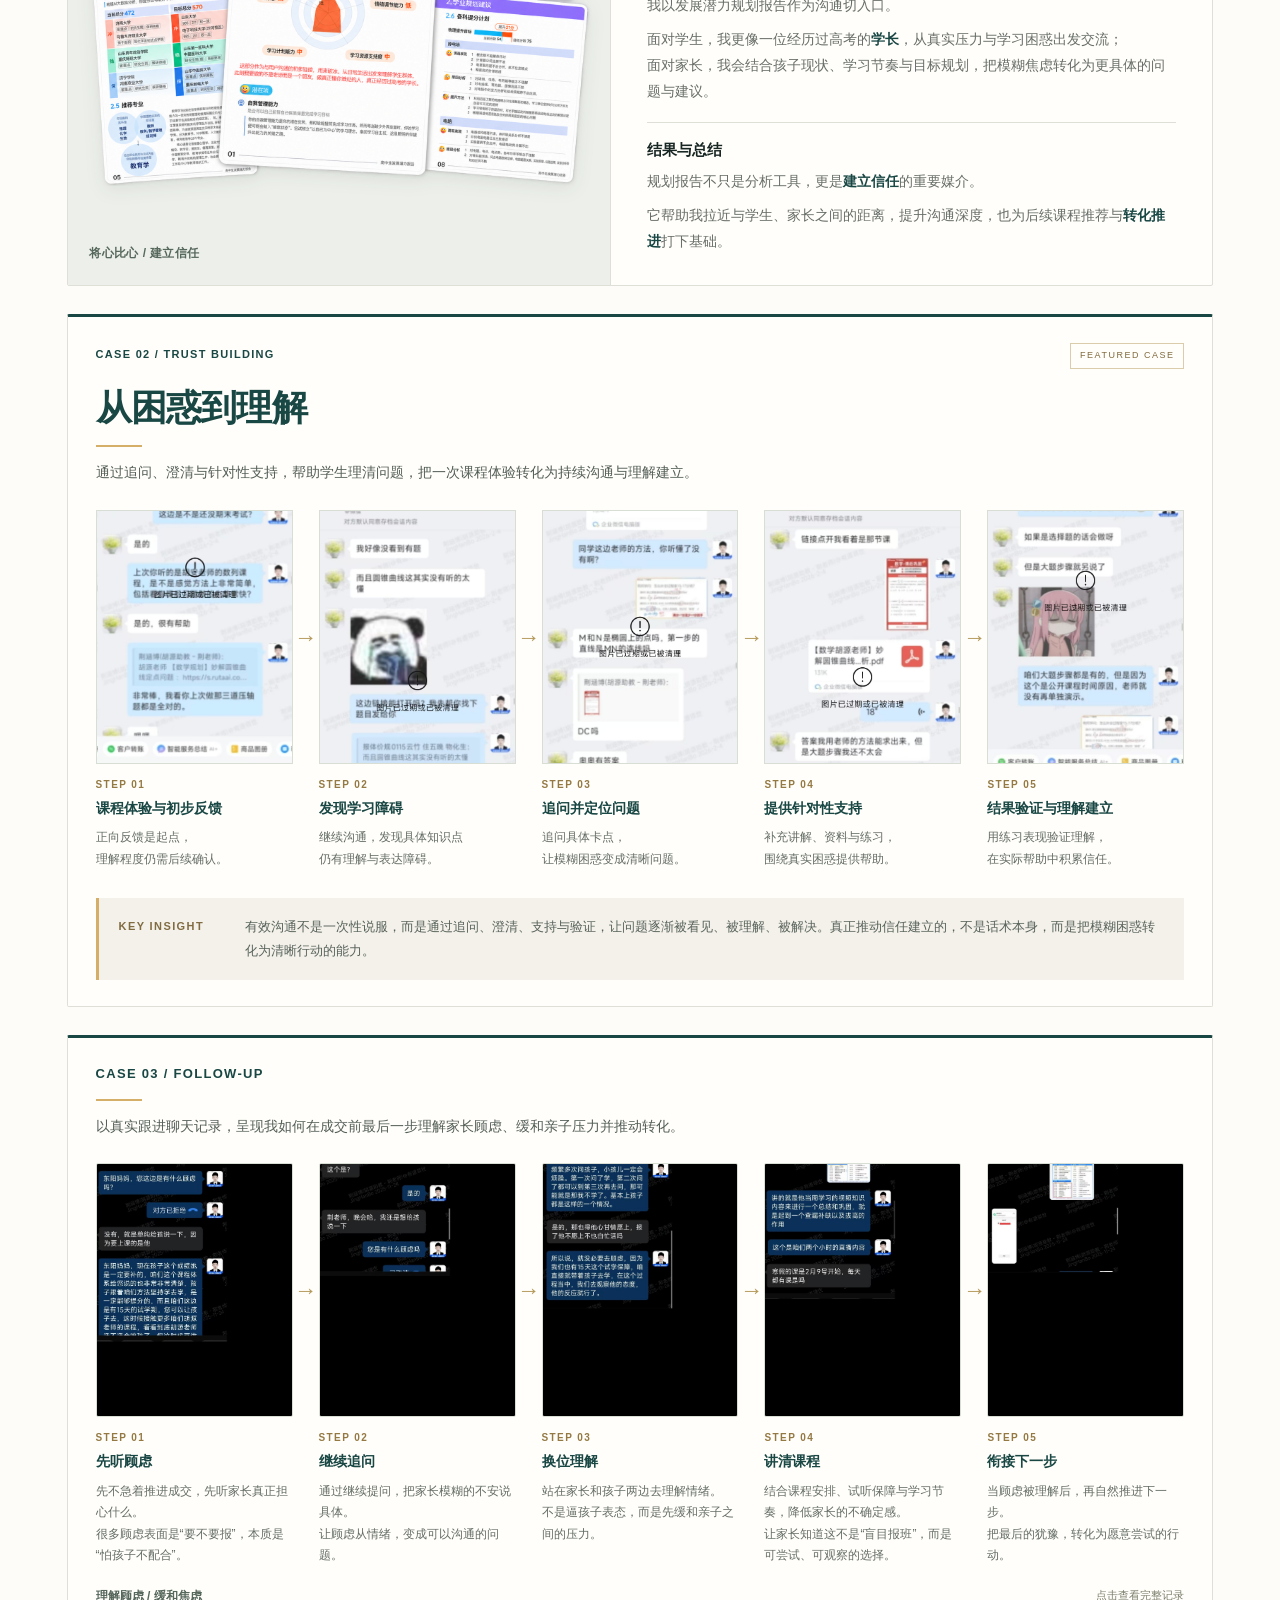
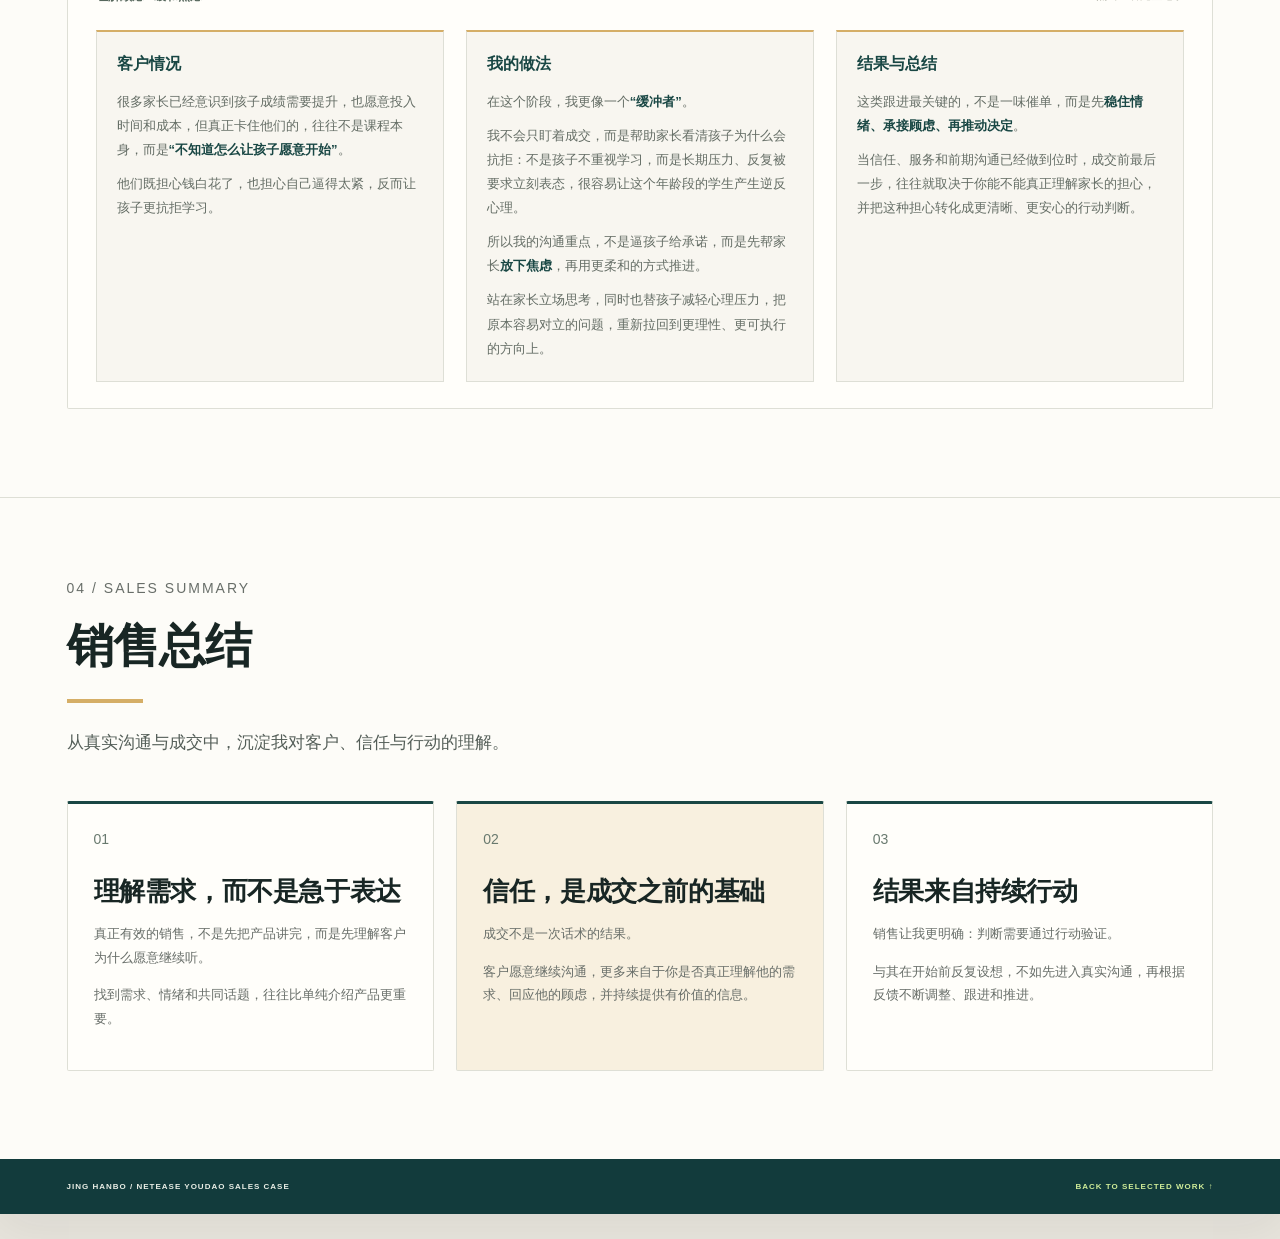
<file: youdao-case.html>
<!doctype html>
<html lang="zh-CN">
<head>
  <meta charset="UTF-8">
  <meta name="viewport" content="width=device-width, initial-scale=1">
  <meta name="description" content="NetEase Youdao Sales Internship Case Study">
  <link rel="canonical" href="https://jing-hanbo-portfolio.vercel.app/youdao-case.html">
  <title>NetEase Youdao Sales Internship — JING HANBO</title>
  <link rel="stylesheet" href="youdao-case.css">
  <link rel="stylesheet" href="youdao-metrics.css">
  <link rel="stylesheet" href="youdao-conversations.css">
  <link rel="stylesheet" href="youdao-trust-strip.css">
  <link rel="stylesheet" href="youdao-report-lightbox.css">
  <link rel="stylesheet" href="youdao-follow-up.css">
  <script src="youdao-case.js" defer></script>
  <script src="youdao-trust-strip.js" defer></script>
  <script src="youdao-report-lightbox.js" defer></script>
</head>
<body>
  <main class="case-shell">
    <header class="case-header">
      <a href="index.html#work" class="back-link">← BACK TO PORTFOLIO</a>
      <b>JING HANBO <i>✦</i></b>
      <span>CASE STUDY / 01</span>
    </header>

    <section class="case-cover reveal">
      <div class="cover-meta"><span>CASE 01 / SALES</span><span>NETEASE YOUDAO SALES INTERNSHIP</span></div>
      <div class="cover-title"><h1>FROM<br>HELLO <em>TO YES.</em></h1><p>Sales capability case study<br>Framework / content to be added</p></div>
      <div class="cover-metric">XX<span>W</span><small>SALES PERFORMANCE<br>PLACEHOLDER</small></div>
      <div class="chart-placeholder" aria-label="Sales chart placeholder"><i></i><i></i><i></i><i></i><small>DATA VISUAL / TO BE ADDED</small></div>
      <div class="cover-footer">NETEASE YOUDAO · SALES INTERNSHIP</div>
    </section>

    <section class="result section-pad" id="result">
      <div class="section-intro reveal"><p class="section-kicker">01 / RESULT</p><h2>Results, built<br><em>one conversation at a time.</em></h2><p>以销售结果与关键过程指标，呈现从真实沟通到成交的实践。</p></div>
      <figure class="performance-chart" aria-labelledby="performance-title">
        <figcaption><span id="performance-title">销售结果总览 <small>PERFORMANCE OVERVIEW</small></span><span class="performance-period">2025.11 — 2026.02</span></figcaption>
        <dl class="result-kpis">
          <div><dt>实习期间累计销售额</dt><dd>¥175,300</dd></div>
          <div><dt>首周销售额</dt><dd>¥11,160</dd></div>
          <div><dt>累计通话时长</dt><dd>12,100 <small>min</small></dd></div>
          <div><dt>平均用户价值完成率峰值</dt><dd>1.60</dd></div>
        </dl>
        <div class="trend-heading"><h3>关键过程指标</h3><p>统一比例刻度 · 0.75 = 75%，1.60 = 160%</p></div>
        <ul class="trend-legend" aria-label="图例">
          <li class="trend-wechat"><i aria-hidden="true"></i>加微率</li>
          <li class="trend-attendance"><i aria-hidden="true"></i>出勤率</li>
          <li class="trend-assessment"><i aria-hidden="true"></i>测评率</li>
          <li class="trend-value"><i aria-hidden="true"></i>平均用户价值完成率</li>
        </ul>
        <p class="trend-scroll-hint">左右滑动查看完整趋势 →</p>
        <div class="trend-viewport" role="region" aria-label="四项过程指标趋势图，小屏幕可横向滚动" tabindex="0">
          <svg class="process-trend" viewBox="0 0 900 355" role="img" aria-labelledby="trend-title trend-description">
            <title id="trend-title">2025 年 11 月至 2026 年 2 月关键过程指标趋势</title>
            <desc id="trend-description">加微率：2025.11 为 0.75，2025.12 为 0.83，2026.01 为 0.80，2026.02 为 0.80。出勤率：2025.11 为 0.70，2025.12 为 0.50，2026.01 为 0.55，2026.02 为 0.50。测评率：2025.11 为 0.25，2025.12 为 0.20，2026.01 为 0.15，2026.02 为 0.15。平均用户价值完成率：2025.11 为 1.05，2025.12 为 1.60，2026.01 为 1.20，2026.02 为 1.30。所有指标均以比例表示，共用从零开始的线性刻度。</desc>
            <g class="trend-grid" aria-hidden="true">
              <line x1="64" y1="300" x2="850" y2="300"/><text x="42" y="305" text-anchor="end">0.0</text>
              <line x1="64" y1="240" x2="850" y2="240"/><text x="42" y="245" text-anchor="end">0.4</text>
              <line x1="64" y1="180" x2="850" y2="180"/><text x="42" y="185" text-anchor="end">0.8</text>
              <line x1="64" y1="120" x2="850" y2="120"/><text x="42" y="125" text-anchor="end">1.2</text>
              <line x1="64" y1="60" x2="850" y2="60"/><text x="42" y="65" text-anchor="end">1.6</text>
              <text class="trend-month" x="100" y="338" text-anchor="middle">2025.11</text>
              <text class="trend-month" x="335" y="338" text-anchor="middle">2025.12</text>
              <text class="trend-month" x="570" y="338" text-anchor="middle">2026.01</text>
              <text class="trend-month" x="805" y="338" text-anchor="middle">2026.02</text>
            </g>
            <g class="trend-series trend-wechat" data-values="0.75,0.83,0.8,0.8" aria-hidden="true">
              <polyline points="100,187.5 335,175.5 570,180 805,180"/>
              <circle cx="100" cy="187.5" r="4"/><text x="100" y="172.5" text-anchor="middle">0.75</text>
              <circle cx="335" cy="175.5" r="4"/><text x="335" y="160.5" text-anchor="middle">0.83</text>
              <circle cx="570" cy="180" r="4"/><text x="570" y="165" text-anchor="middle">0.80</text>
              <circle cx="805" cy="180" r="4"/><text x="805" y="165" text-anchor="middle">0.80</text>
            </g>
            <g class="trend-series trend-attendance" data-values="0.7,0.5,0.55,0.5" aria-hidden="true">
              <polyline points="100,195 335,225 570,217.5 805,225"/>
              <circle cx="100" cy="195" r="4"/><text x="100" y="220" text-anchor="middle">0.70</text>
              <circle cx="335" cy="225" r="4"/><text x="335" y="250" text-anchor="middle">0.50</text>
              <circle cx="570" cy="217.5" r="4"/><text x="570" y="242.5" text-anchor="middle">0.55</text>
              <circle cx="805" cy="225" r="4"/><text x="805" y="250" text-anchor="middle">0.50</text>
            </g>
            <g class="trend-series trend-assessment" data-values="0.25,0.2,0.15,0.15" aria-hidden="true">
              <polyline points="100,262.5 335,270 570,277.5 805,277.5"/>
              <circle cx="100" cy="262.5" r="4"/><text x="100" y="280.5" text-anchor="middle">0.25</text>
              <circle cx="335" cy="270" r="4"/><text x="335" y="288" text-anchor="middle">0.20</text>
              <circle cx="570" cy="277.5" r="4"/><text x="570" y="295.5" text-anchor="middle">0.15</text>
              <circle cx="805" cy="277.5" r="4"/><text x="805" y="295.5" text-anchor="middle">0.15</text>
            </g>
            <g class="trend-series trend-value" data-values="1.05,1.6,1.2,1.3" aria-hidden="true">
              <polyline points="100,142.5 335,60 570,120 805,105"/>
              <circle cx="100" cy="142.5" r="4"/><text x="100" y="126.5" text-anchor="middle">1.05</text>
              <circle cx="335" cy="60" r="4"/><text x="335" y="44" text-anchor="middle">1.60</text>
              <circle cx="570" cy="120" r="4"/><text x="570" y="104" text-anchor="middle">1.20</text>
              <circle cx="805" cy="105" r="4"/><text x="805" y="89" text-anchor="middle">1.30</text>
            </g>
          </svg>
        </div>
        <p class="result-source">各期购课转化率约9%—15%<br><small>计算口径：每期购课人数 ÷ 当期分配客户人数；每期分配客户约30人。数据为本人回顾约算。</small><br>数据来自本人实际销售实习统计整理，部分数据因记录方式做过约算。</p>
      </figure>
    </section>

    <section class="process-section section-pad case-narrative" id="process" aria-labelledby="process-title">
      <div class="section-intro">
        <p class="section-kicker">02 / PROCESS</p>
        <h2 id="process-title">我是怎么把陌生客户推进到成交的</h2>
        <p>销售不是简单介绍产品，而是逐步理解需求、建立信任，并推动家长和学生作出决定。</p>
      </div>
      <div class="journey-scroll" role="region" aria-label="七步销售链路" tabindex="0">
        <ol class="journey">
          <li><span>01</span><h3>线索接收</h3><p><span>官方线索 ·</span> <span>电话首联</span></p><i aria-hidden="true">→</i></li>
          <li><span>02</span><h3>建立联系</h3><p><span>加微信 ·</span> <span>确认沟通窗口</span></p><i aria-hidden="true">→</i></li>
          <li><span>03</span><h3>需求挖掘</h3><p><span>成绩 ·</span> <span>薄弱科目 ·</span> <span>学习诉求</span></p><i aria-hidden="true">→</i></li>
          <li class="journey-highlight"><span>04</span><h3>价值传递</h3><p><span>测评诊断 ·</span> <span>课程体验 ·</span> <span>结果讲解</span></p><i aria-hidden="true">→</i></li>
          <li><span>05</span><h3>异议处理</h3><p><span>识别顾虑 ·</span> <span>针对性回应</span></p><i aria-hidden="true">→</i></li>
          <li><span>06</span><h3>持续跟进</h3><p><span>资料触达 ·</span> <span>课程提醒 ·</span> <span>二次激活</span></p><i aria-hidden="true">→</i></li>
          <li class="journey-highlight"><span>07</span><h3>促成成交</h3><p><span>确认意向 ·</span> <span>预报名 ·</span> <span>购课/加课</span></p></li>
        </ol>
      </div>
      <aside class="process-insight" aria-labelledby="insight-title">
        <p class="insight-label">KEY INSIGHT</p>
        <h3 id="insight-title">成交往往不是发生在第一次沟通，而是在一次次测评、课程体验和持续跟进中逐渐形成。</h3>
        <p>从首次电话到最终购课，我通过了解学习需求、提供测评与课程体验、持续跟进，让家长和学生在实际体验中建立对课程与服务的信任。</p>
      </aside>
    </section>

    <section class="conversations section-pad case-narrative" id="conversations" aria-labelledby="conversations-title">
      <div class="section-intro"><p class="section-kicker">03 / REAL CONVERSATIONS</p><h2 id="conversations-title">真实沟通案例</h2><p>以发展潜力规划报告为沟通切入口，呈现我如何完成需求挖掘、信任建立与后续推进。</p></div>
      <div class="conversation-grid">
        <article class="conversation-card" id="need-discovery" aria-labelledby="need-discovery-title">
          <figure class="evidence-slot">
            <div class="evidence-frame">
              <button class="report-image-trigger" type="button" aria-label="放大发展潜力规划报告" aria-haspopup="dialog" aria-controls="report-lightbox">
              <img class="evidence-image" src="assets/case1/planning-report-cover.png" alt="发展潜力规划报告拼贴：核心能力评测、学业规划建议、目标院校与各科提升计划，用于与学生及家长沟通现状和方向。" width="1448" height="1086" decoding="async">
              </button>
            </div>
            <figcaption>将心比心 / 建立信任</figcaption>
          </figure>
          <div class="conversation-copy">
            <h3 id="need-discovery-title">CASE 01 / NEED DISCOVERY</h3>
            <dl>
              <div>
                <dt>客户情况</dt>
                <dd>
                  <p>学生和家长往往知道“学习有问题”，却很难准确判断问题具体在哪里。</p>
                  <p>他们真正需要的，不是立刻被推荐课程，而是先<strong>看清现状、明确方向</strong>。</p>
                </dd>
              </div>
              <div>
                <dt>我的做法</dt>
                <dd>
                  <p>我以发展潜力规划报告作为沟通切入口。</p>
                  <p>面对学生，我更像一位经历过高考的<strong>学长</strong>，从真实压力与学习困惑出发交流；<br>面对家长，我会结合孩子现状、学习节奏与目标规划，把模糊焦虑转化为更具体的问题与建议。</p>
                </dd>
              </div>
              <div>
                <dt>结果与总结</dt>
                <dd>
                  <p>规划报告不只是分析工具，更是<strong>建立信任</strong>的重要媒介。</p>
                  <p>它帮助我拉近与学生、家长之间的距离，提升沟通深度，也为后续课程推荐与<strong>转化推进</strong>打下基础。</p>
                </dd>
              </div>
            </dl>
          </div>
        </article>
        <article class="featured-case" id="trust-building" aria-labelledby="trust-building-title trust-story-title">
          <header class="featured-case-header">
            <div class="featured-case-meta"><p id="trust-building-title">CASE 02 / TRUST BUILDING</p><span>FEATURED CASE</span></div>
            <h3 id="trust-story-title">从困惑到理解</h3>
            <p class="featured-case-intro">通过追问、澄清与针对性支持，帮助学生理清问题，把一次课程体验转化为持续沟通与理解建立。</p>
          </header>

          <div class="trust-strip-region" role="region" aria-label="从困惑到理解：五步沟通故事，可横向滚动" tabindex="0">
            <ol class="trust-strip">
              <li class="trust-step">
                <figure class="trust-evidence" data-source-order="1">
                  <button type="button" aria-haspopup="dialog" class="trust-image-link" aria-label="查看课程体验与初步反馈的完整聊天截图" hidden>
                    <img class="trust-image" data-src="assets/case2/case2-01-public.png" alt="学生回复“是的，很有帮助”，老师反馈三道压轴题全部做对。" width="920" height="2048">
                  </button>
                  <div class="trust-excerpt"><span>学生反馈</span><blockquote>“是的，很有帮助”</blockquote><p>三道压轴题都是全对的。</p><small>截图文字摘录 · 原图待接入</small></div>
                </figure>
                <div class="trust-caption"><span class="trust-number">STEP 01</span><h4>课程体验与初步反馈</h4><p>正向反馈是起点，<br>理解程度仍需后续确认。</p></div>
              </li>
              <li class="trust-step">
                <figure class="trust-evidence" data-source-order="2">
                  <button type="button" aria-haspopup="dialog" class="trust-image-link" aria-label="查看发现学习障碍的完整聊天截图" hidden>
                    <img class="trust-image" data-src="assets/case2/case2-02-public.jpg" alt="学生说没看到题，圆锥曲线没有听太懂，老师进一步确认学习障碍。" width="920" height="2048">
                  </button>
                  <div class="trust-excerpt"><span>障碍显现</span><blockquote>“圆锥曲线这其实没有听的太懂”</blockquote><p>“我好像没看到有题”</p><small>截图文字摘录 · 原图待接入</small></div>
                </figure>
                <div class="trust-caption"><span class="trust-number">STEP 02</span><h4>发现学习障碍</h4><p>继续沟通，发现具体知识点<br>仍有理解与表达障碍。</p></div>
              </li>
              <li class="trust-step">
                <figure class="trust-evidence" data-source-order="3">
                  <button type="button" aria-haspopup="dialog" class="trust-image-link" aria-label="查看追问并定位问题的完整聊天截图" hidden>
                    <img class="trust-image" data-src="assets/case2/case2-03-public.jpg" alt="老师追问方法是否听懂，学生就 M、N 是否为椭圆上的点及 MN 连线提出具体问题。" width="920" height="2048">
                  </button>
                  <div class="trust-excerpt"><span>具体追问</span><blockquote>“老师的方法，你听懂了没有啊？”</blockquote><p>“M 和 N 是椭圆上的点吗”</p><small>截图文字摘录 · 原图待接入</small></div>
                </figure>
                <div class="trust-caption"><span class="trust-number">STEP 03</span><h4>追问并定位问题</h4><p>追问具体卡点，<br>让模糊困惑变成清晰问题。</p></div>
              </li>
              <li class="trust-step">
                <figure class="trust-evidence" data-source-order="4">
                  <button type="button" aria-haspopup="dialog" class="trust-image-link" aria-label="查看提供针对性支持的完整聊天截图" hidden>
                    <img class="trust-image" data-src="assets/case2/case2-04-public.jpg" alt="老师确认学习进度，发送课后习题和学习资料，约定学习后继续沟通。" width="920" height="2048">
                  </button>
                  <div class="trust-excerpt"><span>支持与练习</span><blockquote>“我把课后习题……先发给你”</blockquote><p>“你先学习，待会再跟你沟通”</p><small>截图文字摘录 · 原图待接入</small></div>
                </figure>
                <div class="trust-caption"><span class="trust-number">STEP 04</span><h4>提供针对性支持</h4><p>补充讲解、资料与练习，<br>围绕真实困惑提供帮助。</p></div>
              </li>
              <li class="trust-step">
                <figure class="trust-evidence" data-source-order="5">
                  <button type="button" aria-haspopup="dialog" class="trust-image-link" aria-label="查看结果验证与理解建立的完整聊天截图" hidden>
                    <img class="trust-image" data-src="assets/case2/case2-05-public.jpg" alt="学生给出练习答案，老师确认全对；学生反馈完成用时不到五分钟。" width="920" height="2048">
                  </button>
                  <div class="trust-excerpt"><span>练习反馈</span><blockquote>“不到 5 分钟”</blockquote><p>完成练习，答案全部正确。</p><small>截图文字摘录 · 原图待接入</small></div>
                </figure>
                <div class="trust-caption"><span class="trust-number">STEP 05</span><h4>结果验证与理解建立</h4><p>用练习表现验证理解，<br>在实际帮助中积累信任。</p></div>
              </li>
            </ol>
          </div>
          <p class="trust-scroll-hint">左右滑动，查看完整五步故事 <span aria-hidden="true">⟷</span></p>

          <aside class="trust-insight" aria-labelledby="trust-insight-title">
            <h4 id="trust-insight-title">KEY INSIGHT</h4>
            <p>有效沟通不是一次性说服，而是通过追问、澄清、支持与验证，让问题逐渐被看见、被理解、被解决。真正推动信任建立的，不是话术本身，而是把模糊困惑转化为清晰行动的能力。</p>
          </aside>
        </article>
        <article class="conversation-card" id="follow-up" aria-labelledby="follow-up-title">
          <header class="follow-up-intro">
            <h3 id="follow-up-title">CASE 03 / FOLLOW-UP</h3>
            <p>以真实跟进聊天记录，呈现我如何在成交前最后一步理解家长顾虑、缓和亲子压力并推动转化。</p>
          </header>
          <figure class="follow-up-evidence">
            <div class="follow-up-strip-region" role="region" aria-label="五步跟进流程，可横向滚动；点击图片查看完整记录" tabindex="0">
              <ol class="follow-up-strip">
                <li class="follow-up-step">
                  <button class="follow-up-image concern" type="button" data-report-lightbox aria-label="查看家长顾虑与沟通意愿的完整聊天记录" aria-haspopup="dialog" aria-controls="report-lightbox">
                <img src="assets/case3/case3-02-public.jpg" alt="家长表示还想先和孩子沟通，因为真正上课的是孩子；销售进一步询问顾虑。" width="1022" height="2338" decoding="async">
              </button>
                  <div class="follow-up-caption">
                    <span class="follow-up-number">STEP 01</span>
                    <h4>先听顾虑</h4>
                    <p>先不急着推进成交，先听家长真正担心什么。<br>很多顾虑表面是“要不要报”，本质是“怕孩子不配合”。</p>
                  </div>
                </li>
                <li class="follow-up-step">
                  <button class="follow-up-image clarify" type="button" data-report-lightbox aria-label="查看支付链接与继续确认顾虑的完整聊天记录" aria-haspopup="dialog" aria-controls="report-lightbox">
                <img src="assets/case3/case3-01-public.jpg" alt="已生成支付链接，但家长希望再和孩子沟通；销售询问“您是有什么顾虑吗”。" width="1022" height="2325" decoding="async">
              </button>
                  <div class="follow-up-caption">
                    <span class="follow-up-number">STEP 02</span>
                    <h4>继续追问</h4>
                    <p>通过继续提问，把家长模糊的不安说具体。<br>让顾虑从情绪，变成可以沟通的问题。</p>
                  </div>
                </li>
                <li class="follow-up-step">
                  <button class="follow-up-image understanding" type="button" data-report-lightbox aria-label="查看理解孩子压力、缓和家长焦虑的完整聊天记录" aria-haspopup="dialog" aria-controls="report-lightbox">
                <img src="assets/case3/case3-03-public.jpg" alt="解释反复要求孩子表态可能引起烦躁和抗拒；家长担心孩子不愿意学，随后沟通先体验、再观察孩子的反应。" width="1037" height="2290" decoding="async">
              </button>
                  <div class="follow-up-caption">
                    <span class="follow-up-number">STEP 03</span>
                    <h4>换位理解</h4>
                    <p>站在家长和孩子两边去理解情绪。<br>不是逼孩子表态，而是先缓和亲子之间的压力。</p>
                  </div>
                </li>
                <li class="follow-up-step">
                  <button class="follow-up-image course" type="button" data-report-lightbox aria-label="查看直播与寒假课程说明的完整聊天记录" aria-haspopup="dialog" aria-controls="report-lightbox">
                <img src="assets/case3/case3-04-public.jpg" alt="家长询问直播及寒假课程安排；销售解释课程用于总结巩固、查漏补缺。" width="1022" height="2332" decoding="async">
              </button>
                  <div class="follow-up-caption">
                    <span class="follow-up-number">STEP 04</span>
                    <h4>讲清课程</h4>
                    <p>结合课程安排、试听保障与学习节奏，降低家长的不确定感。<br>让家长知道这不是“盲目报班”，而是可尝试、可观察的选择。</p>
                  </div>
                </li>
                <li class="follow-up-step">
                  <button class="follow-up-image next-step" type="button" data-report-lightbox aria-label="查看课程安排与支付相关沟通的完整聊天记录" aria-haspopup="dialog" aria-controls="report-lightbox">
                <img src="assets/case3/case3-05-public.jpg" alt="继续说明寒假课程安排，并衔接支付相关沟通；原图保留隐私遮挡。" width="1037" height="2294" decoding="async">
              </button>
                  <div class="follow-up-caption">
                    <span class="follow-up-number">STEP 05</span>
                    <h4>衔接下一步</h4>
                    <p>当顾虑被理解后，再自然推进下一步。<br>把最后的犹豫，转化为愿意尝试的行动。</p>
                  </div>
                </li>
              </ol>
            </div>
            <figcaption><strong>理解顾虑 / 缓和焦虑</strong><span>点击查看完整记录<span class="follow-up-scroll-hint"> · 左右滑动浏览 →</span></span></figcaption>
          </figure>
          <div class="conversation-copy">
            <dl>
              <div>
                <dt>客户情况</dt>
                <dd>
                  <p>很多家长已经意识到孩子成绩需要提升，也愿意投入时间和成本，但真正卡住他们的，往往不是课程本身，而是<strong>“不知道怎么让孩子愿意开始”</strong>。</p>
                  <p>他们既担心钱白花了，也担心自己逼得太紧，反而让孩子更抗拒学习。</p>
                </dd>
              </div>
              <div>
                <dt>我的做法</dt>
                <dd>
                  <p>在这个阶段，我更像一个<strong>“缓冲者”</strong>。</p>
                  <p>我不会只盯着成交，而是帮助家长看清孩子为什么会抗拒：不是孩子不重视学习，而是长期压力、反复被要求立刻表态，很容易让这个年龄段的学生产生逆反心理。</p>
                  <p>所以我的沟通重点，不是逼孩子给承诺，而是先帮家长<strong>放下焦虑</strong>，再用更柔和的方式推进。</p>
                  <p>站在家长立场思考，同时也替孩子减轻心理压力，把原本容易对立的问题，重新拉回到更理性、更可执行的方向上。</p>
                </dd>
              </div>
              <div>
                <dt>结果与总结</dt>
                <dd>
                  <p>这类跟进最关键的，不是一味催单，而是先<strong>稳住情绪、承接顾虑、再推动决定</strong>。</p>
                  <p>当信任、服务和前期沟通已经做到位时，成交前最后一步，往往就取决于你能不能真正理解家长的担心，并把这种担心转化成更清晰、更安心的行动判断。</p>
                </dd>
              </div>
            </dl>
          </div>
        </article>
      </div>
    </section>

    <section class="thinking section-pad case-narrative" id="thinking">
      <div class="section-intro"><p class="section-kicker">04 / SALES SUMMARY</p><h2>销售总结</h2><p>从真实沟通与成交中，沉淀我对客户、信任与行动的理解。</p></div>
      <div class="thinking-grid">
        <article class="thinking-card"><span>01</span><h3>理解需求，而不是急于表达</h3><p>真正有效的销售，不是先把产品讲完，而是先理解客户为什么愿意继续听。</p><p>找到需求、情绪和共同话题，往往比单纯介绍产品更重要。</p></article>
        <article class="thinking-card"><span>02</span><h3>信任，是成交之前的基础</h3><p>成交不是一次话术的结果。</p><p>客户愿意继续沟通，更多来自于你是否真正理解他的需求、回应他的顾虑，并持续提供有价值的信息。</p></article>
        <article class="thinking-card"><span>03</span><h3>结果来自持续行动</h3><p>销售让我更明确：判断需要通过行动验证。</p><p>与其在开始前反复设想，不如先进入真实沟通，再根据反馈不断调整、跟进和推进。</p></article>
      </div>
    </section>

    <footer class="case-footer"><span>JING HANBO / NETEASE YOUDAO SALES CASE</span><a href="index.html#work">BACK TO SELECTED WORK ↑</a></footer>
  </main>
  <dialog id="report-lightbox" aria-label="发展潜力规划报告完整原图" aria-modal="true">
    <button class="report-lightbox-close" type="button" aria-label="关闭规划报告大图" autofocus>×</button>
    <img class="report-lightbox-image" alt="发展潜力规划报告完整原图" width="1448" height="1086">
  </dialog>
</body>
</html>
</file>
<file: about-capability.css>
:root {
  --paper: #f8f6f0;
  --ink: #172425;
  --green: #123b3c;
  --muted: #68716b;
  --line: #d9d8d0;
  --gold: #baa06b;
  --sans: Arial, "Microsoft YaHei", "PingFang SC", sans-serif;
}
* { box-sizing: border-box; }
html { scroll-behavior: smooth; scroll-padding-top: 30px; }
body { margin: 0; background: var(--paper); color: var(--ink); font-family: var(--sans); -webkit-font-smoothing: antialiased; }
h1, h2, h3, h4, p, figure { margin: 0; }
a { color: inherit; text-decoration: none; }
a:focus-visible { outline: 2px solid var(--green); outline-offset: 5px; }
.skip-link { position: fixed; top: 10px; left: 10px; z-index: 5; padding: 12px; background: var(--green); color: var(--paper); transform: translateY(-200%); }
.skip-link:focus { transform: none; }
.capability-shell { width: min(1200px, calc(100% - 96px)); margin: 0 auto; }
.page-header { display: flex; align-items: center; justify-content: space-between; gap: 20px; min-height: 96px; border-bottom: 1px solid var(--line); }
.back-link { font-size: 10px; line-height: 1.5; font-weight: 700; letter-spacing: 1.2px; }
.back-link:hover { color: #52746b; }
.page-header > span { font-size: 12px; font-weight: 800; letter-spacing: .5px; }
.page-header i { margin-left: 10px; color: var(--gold); font-style: normal; }
.eyebrow { font-size: 10px; line-height: 1.6; font-weight: 600; letter-spacing: 1.7px; color: var(--muted); }
.capability-hero { padding: 68px 0 0; }
.capability-hero h1 { margin: 30px 0 32px; color: var(--green); font: 400 clamp(52px, 7.8vw, 104px)/.98 Impact, "Arial Narrow", Arial, sans-serif; letter-spacing: -2px; }
.hero-notes { display: grid; grid-template-columns: 1.2fr 1fr; gap: 48px; align-items: end; }
.hero-subtitle { color: var(--green); font: 400 clamp(18px, 2vw, 24px)/1.5 var(--sans); letter-spacing: -.4px; }
.hero-description { max-width: 470px; color: var(--muted); font-size: 14px; line-height: 1.95; }
.chapter-index { display: flex; flex-wrap: wrap; gap: 24px 42px; margin-top: 54px; padding: 20px 0; border-top: 1px solid var(--line); border-bottom: 1px solid var(--line); }
.chapter-index a { font-size: 10px; line-height: 1.6; font-weight: 600; letter-spacing: 1px; }
.chapter-index a:hover { color: #638177; }
.chapter-index span { margin-right: 10px; color: #99835c; font-weight: 400; }
.chapter { margin-top: 76px; }
.chapter-heading { display: flex; justify-content: space-between; align-items: end; gap: 20px; margin-bottom: 28px; }
.chapter-heading h2 { margin-top: 12px; color: var(--green); font: 700 clamp(24px, 3vw, 36px)/1.15 var(--sans); letter-spacing: -1px; }
.chapter-heading > p { padding-bottom: 3px; color: var(--muted); font-size: 12px; line-height: 1.6; }
.swot-grid { display: grid; grid-template-columns: repeat(2, minmax(0, 1fr)); gap: 18px; }
.swot-cell { padding: 28px 30px 30px; border: 1px solid #cfd8d0; border-radius: 8px; }
.swot-cell.strengths { background: #e1e9df; }
.swot-cell.weaknesses { background: #ece8de; border-color: #ded7cb; }
.swot-cell.opportunities { background: #e4eaea; border-color: #d1dcdb; }
.swot-cell.threats { background: #e9e3dc; border-color: #dcd3c9; }
.swot-cell header { display: flex; align-items: center; gap: 19px; padding-bottom: 20px; border-bottom: 1px solid #123b3c26; }
.swot-letter { min-width: 46px; color: var(--green); font: 500 48px/1 Arial, sans-serif; letter-spacing: -2px; }
.swot-cell header p { color: #51655c; font-size: 10px; font-weight: 600; letter-spacing: 1.7px; }
.swot-cell h3 { margin-top: 7px; color: var(--green); font-size: 20px; line-height: 1.4; }
.swot-cell ul { list-style: none; display: grid; grid-template-columns: repeat(2, minmax(0, 1fr)); gap: 15px 20px; padding: 0; margin: 24px 0 0; }
.swot-cell li { position: relative; padding-left: 12px; color: #384d45; font-size: 14px; line-height: 1.7; }
.swot-cell li::before { content: ""; position: absolute; top: .7em; left: 0; width: 3px; height: 3px; border-radius: 50%; background: #789282; }
.map-frame { padding: 12px 0 20px; border-block: 1px solid var(--line); background-image: linear-gradient(#d9d8d044 1px, transparent 1px), linear-gradient(90deg, #d9d8d044 1px, transparent 1px); background-size: 32px 32px; }
.capability-map { display: block; width: 100%; height: auto; overflow: visible; font-family: var(--sans); }
.map-links line { stroke: #80948a; stroke-width: 1; vector-effect: non-scaling-stroke; opacity: .6; }
.map-node ellipse { fill: #dde7dd; fill-opacity: .94; stroke: #bdcfc0; stroke-width: 1; vector-effect: non-scaling-stroke; }
.map-node.secondary ellipse { fill: #e7e9df; stroke: #d0d5c5; }
.map-node.developing ellipse { fill: #eeeae1; stroke: #cfc7b7; stroke-dasharray: 3 4; }
.node-name { fill: var(--green); font-size: 21px; font-weight: 700; }
.node-caption { fill: #53675c; font-size: 12px; }
.developing .node-name { font-size: 16px; font-weight: 500; }
.developing .node-caption { font-size: 11px; }
.map-center ellipse { fill: var(--green); fill-opacity: 1; stroke: var(--green); }
.center-name { fill: var(--paper); font-size: 37px; font-weight: 700; letter-spacing: 1px; }
.center-caption { fill: #c8d9cb; font-size: 10.5px; }
.capability-map.is-compact .node-name { font-size: 30px; }
.capability-map.is-compact .node-caption { font-size: 22px; }
.capability-map.is-compact .developing .node-name { font-size: 25px; }
.capability-map.is-compact .developing .node-caption { font-size: 22px; }
.capability-map.is-compact .center-name { font-size: 42px; }
.capability-map.is-compact .center-caption { font-size: 21px; }
.map-frame figcaption { display: flex; justify-content: space-between; flex-wrap: wrap; gap: 12px 24px; padding: 10px 20px 0; color: var(--muted); font-size: 11px; line-height: 1.8; }
.map-frame figcaption > span:first-child { display: flex; align-items: center; gap: 8px; }
.legend-dot { display: inline-block; width: 9px; height: 9px; border-radius: 50%; margin-left: 10px; border: 1px solid #aabbad; }
.legend-dot:first-child { margin-left: 0; }
.primary-dot { background: #ccdcca; }
.secondary-dot { background: #e1e4d5; }
.developing-dot { background: #eeeae1; border-style: dashed; }
.evidence-section { margin-top: 38px; }
.evidence-heading { display: flex; align-items: baseline; gap: 20px; margin-bottom: 20px; }
.evidence-heading h3 { color: var(--green); font-size: 14px; letter-spacing: 1.7px; }
.evidence-heading p { color: var(--muted); font-size: 12px; }
.evidence-grid { display: grid; grid-template-columns: repeat(4, minmax(0, 1fr)); gap: 22px; }
.evidence-card { padding: 20px 0 4px; border-top: 2px solid #b5c2b2; }
.evidence-card .eyebrow { font-size: 9px; letter-spacing: .8px; }
.evidence-card h4 { margin: 15px 0 13px; color: var(--green); font-size: 18px; }
.evidence-card > p:not(.eyebrow) { color: var(--muted); font-size: 13px; line-height: 1.9; }
.evidence-card > p + p { margin-top: 8px; }
.personality-section { padding-top: 32px; border-top: 1px solid var(--line); }
.personality-section .chapter-heading h2 { font-size: 25px; }
.personality-grid { display: grid; grid-template-columns: .7fr 1.2fr 1fr; gap: 32px; align-items: start; }
.personality-type strong { display: block; color: #4b695d; font-size: 48px; line-height: 1.2; letter-spacing: -2px; }
.personality-type p { margin-top: 10px; color: var(--muted); font-size: 11px; }
.personality-traits { display: grid; grid-template-columns: repeat(2, minmax(0, 1fr)); gap: 19px; list-style: none; margin: 0; padding: 5px 24px; border-inline: 1px solid var(--line); }
.personality-grid li b { display: block; color: #465c51; font-size: 13px; font-weight: 500; line-height: 1.6; }
.personality-grid li span { display: block; margin-top: 4px; color: var(--muted); font-size: 12px; }
.working-style h3 { color: #51655a; font-size: 10px; font-weight: 600; letter-spacing: 1.5px; }
.working-style ul { display: flex; flex-wrap: wrap; gap: 15px 28px; padding: 0; margin: 21px 0 0; list-style: none; }
.personality-note { margin-top: 26px; color: #70766d; font-size: 11px; line-height: 1.9; }
.closing-note { margin-top: 68px; padding: 40px 44px; background: var(--green); color: var(--paper); }
.closing-note .eyebrow { color: #adc5b7; }
.closing-statement { margin: 22px 0 24px; font-size: clamp(20px, 2.65vw, 32px); font-weight: 600; line-height: 1.75; letter-spacing: -.5px; }
.closing-note > p:last-child { color: #c0d2c5; font-size: 11px; line-height: 1.9; letter-spacing: .4px; }
.page-footer { display: flex; justify-content: space-between; align-items: center; gap: 20px; padding: 30px 0 40px; color: var(--muted); font-size: 9px; letter-spacing: 1px; }
.reveal-section { transition: opacity 550ms ease, transform 550ms cubic-bezier(.22, 1, .36, 1); }
.reveal-section.is-pending { opacity: 0; transform: translateY(20px); }
.evidence-card:nth-child(2) { transition-delay: 60ms; }
.evidence-card:nth-child(3) { transition-delay: 120ms; }
.evidence-card:nth-child(4) { transition-delay: 180ms; }
@media (max-width: 1000px) {
  .capability-shell { width: calc(100% - 64px); }
  .evidence-grid { grid-template-columns: repeat(2, minmax(0, 1fr)); gap: 24px 30px; }
  .swot-cell ul { grid-template-columns: 1fr; gap: 9px; }
  .personality-grid { grid-template-columns: .65fr 1fr; }
  .working-style { grid-column: 1 / -1; padding-top: 22px; border-top: 1px solid var(--line); }
  .personality-traits { border-right: 0; }
}
@media (max-width: 620px) {
  .capability-shell { width: calc(100% - 36px); }
  .page-header { min-height: 74px; gap: 10px; }
  .page-header > span { font-size: 9px; }
  .page-header i { display: none; }
  .back-link { font-size: 9px; letter-spacing: .5px; }
  .capability-hero { padding-top: 42px; }
  .capability-hero h1 { font-size: clamp(36px, 9.8vw, 60px); letter-spacing: -1px; margin: 25px 0; }
  .hero-notes { grid-template-columns: 1fr; gap: 22px; }
  .hero-subtitle { font-size: 18px; }
  .hero-description { font-size: 12px; }
  .hero-description br { display: none; }
  .chapter-index { margin-top: 32px; gap: 14px 18px; padding: 16px 0; }
  .chapter-index a { font-size: 9px; letter-spacing: .3px; }
  .chapter-index span { margin-right: 5px; }
  .chapter { margin-top: 46px; }
  .chapter-heading { align-items: start; flex-direction: column; gap: 10px; margin-bottom: 21px; }
  .chapter-heading h2 { font-size: 25px; }
  .swot-grid { gap: 10px; }
  .swot-cell { padding: 18px 12px; border-radius: 6px; }
  .swot-cell header { gap: 9px; padding-bottom: 14px; align-items: start; }
  .swot-letter { font-size: 32px; min-width: 26px; }
  .swot-cell header p { font-size: 7px; letter-spacing: .1px; overflow-wrap: anywhere; }
  .swot-cell h3 { font-size: 16px; margin-top: 5px; }
  .swot-cell ul { gap: 9px; margin-top: 15px; }
  .swot-cell li { font-size: 12px; padding-left: 8px; }
  .map-frame { background-size: 24px 24px; }
  .map-frame figcaption { padding-inline: 5px; font-size: 10px; gap: 8px; }
  .evidence-section { margin-top: 30px; }
  .evidence-grid { gap: 20px 18px; }
  .evidence-card .eyebrow { font-size: 8px; letter-spacing: .2px; }
  .evidence-card h4 { font-size: 16px; }
  .evidence-card > p:not(.eyebrow) { font-size: 12px; }
  .personality-section .chapter-heading h2 { font-size: 22px; }
  .personality-grid { gap: 24px 18px; grid-template-columns: .65fr 1fr; }
  .personality-type strong { font-size: 38px; }
  .personality-traits { padding: 0 0 0 15px; gap: 15px 8px; }
  .personality-grid li b { font-size: 10px; }
  .personality-grid li span { font-size: 11px; }
  .working-style ul { margin-top: 15px; }
  .working-style li b { font-size: 12px; }
  .closing-note { margin-top: 42px; padding: 28px 22px; }
  .closing-statement { font-size: 20px; line-height: 1.8; }
  .page-footer { flex-wrap: wrap; padding-bottom: 26px; font-size: 8px; }
}
@media (prefers-reduced-motion: reduce) {
  html { scroll-behavior: auto; }
  .reveal-section { transition: none; }
  .reveal-section.is-pending { opacity: 1; transform: none; }
}
@media print {
  .reveal-section.is-pending { opacity: 1; transform: none; }
  .capability-shell { width: 100%; }
  .chapter, .closing-note { break-inside: avoid; }
}
</file>
<file: design-case.css>
:root {
  --paper: #f8f6f0;
  --ink: #172425;
  --teal: #123b3c;
  --line: #d9d8d0;
  --gold: #c79c55;
  --sans: Arial, "HarmonyOS Sans SC", "PingFang SC", "Microsoft YaHei", sans-serif;
}
* { box-sizing: border-box; }
body { margin: 0; background: #e7e4dc; color: var(--ink); font-family: var(--sans); -webkit-font-smoothing: antialiased; }
button { font: inherit; }
a { color: inherit; text-decoration: none; }
.design-page { max-width: 1440px; margin: 25px auto; background: var(--paper); box-shadow: 0 12px 45px #2221; }
.design-header { display: flex; align-items: center; justify-content: space-between; gap: 20px; min-height: 94px; margin: 0 5.2%; border-bottom: 1px solid var(--line); font-size: 10px; font-weight: 800; letter-spacing: .8px; }
.design-header a, .design-footer a { border-bottom: 1px solid transparent; padding-bottom: 4px; }
.design-header a:hover, .design-footer a:hover { border-color: currentColor; }
.design-hero { padding: clamp(65px, 8vw, 112px) 5.2% clamp(70px, 8vw, 115px); }
.design-eyebrow, .design-section-heading > span { margin: 0; color: #876a40; font-size: 11px; font-weight: 800; letter-spacing: 1.5px; line-height: 1.5; }
.design-hero h1 { margin: 19px 0 22px; color: var(--ink); font-size: clamp(48px, 6.2vw, 88px); font-weight: 900; line-height: 1.14; letter-spacing: -.06em; }
.design-intro { max-width: 720px; margin: 0; color: #4f5d59; font-size: clamp(15px, 1.35vw, 19px); line-height: 1.8; }
.design-section { margin: 0 5.2%; padding: clamp(44px, 5vw, 72px) 0 clamp(58px, 6vw, 86px); border-top: 1px solid var(--line); }
.design-section-heading { display: flex; align-items: baseline; justify-content: space-between; gap: 20px; margin-bottom: 26px; }
.design-section-heading h2 { order: -1; margin: 0; font-size: clamp(29px, 3vw, 40px); font-weight: 900; letter-spacing: -.04em; }
.design-figure { min-width: 0; margin: 0; padding: 12px; border: 1px solid var(--line); background: #fffefa; }
.design-image-trigger { display: block; width: 100%; padding: 0; border: 0; background: #f1efe9; cursor: zoom-in; overflow: hidden; }
.design-image-trigger img { display: block; width: 100%; height: auto; transition: transform 300ms ease; }
.design-image-trigger:hover img { transform: scale(1.014); }
.design-image-trigger:focus-visible { outline: 3px solid var(--gold); outline-offset: 3px; }
.design-figure figcaption { padding: 12px 2px 1px; color: #58625d; font-size: 12px; line-height: 1.5; }
.design-grid { display: grid; grid-template-columns: repeat(2, minmax(0, 1fr)); gap: 22px; align-items: start; }
.design-footer { display: flex; justify-content: space-between; gap: 20px; margin: 0 5.2%; padding: 28px 0 38px; border-top: 1px solid var(--line); color: #5b6560; font-size: 10px; font-weight: 800; letter-spacing: .8px; }
.design-lightbox { width: min(1400px, calc(100vw - 30px)); height: min(96dvh, 1100px); max-width: none; max-height: none; padding: 0; border: 1px solid #abb5ac; background: var(--paper); color: var(--ink); overflow: hidden; }
.design-lightbox[open] { display: flex; flex-direction: column; }
.design-lightbox::backdrop { background: rgb(9 27 27 / .84); }
.design-lightbox-toolbar { flex: 0 0 auto; display: flex; align-items: center; justify-content: space-between; gap: 16px; min-height: 60px; padding: 9px 16px 9px 22px; background: var(--teal); color: #fff; }
.design-lightbox-toolbar strong { font-size: 13px; line-height: 1.4; }
.design-lightbox-toolbar > div { flex: 0 0 auto; display: flex; align-items: center; gap: 9px; }
.design-lightbox-toolbar button { min-height: 36px; border: 1px solid #ffffff73; background: transparent; color: #fff; cursor: pointer; }
.design-zoom-toggle { padding: 0 12px; font-size: 11px; font-weight: 700; }
.design-lightbox-close { width: 38px; font-size: 27px; line-height: 1; }
.design-lightbox-toolbar button:hover { background: #ffffff1d; }
.design-lightbox-toolbar button:focus-visible { outline: 2px solid #e7c788; outline-offset: 2px; }
.design-lightbox-stage { flex: 1 1 auto; min-height: 0; padding: 18px; overflow: auto; overscroll-behavior: contain; }
.design-lightbox:not(.is-actual) .design-lightbox-stage { display: grid; place-items: center; }
.design-lightbox-stage img { display: block; width: auto; height: auto; max-width: 100%; max-height: calc(96dvh - 100px); margin: auto; cursor: zoom-in; }
.design-lightbox.is-actual .design-lightbox-stage img { max-width: none; max-height: none; cursor: zoom-out; }
@media (max-width: 660px) {
  .design-page { margin: 0; }
  .design-header { min-height: 72px; margin: 0 6%; font-size: 9px; }
  .design-header > span:last-child { display: none; }
  .design-hero { padding: 64px 6% 73px; }
  .design-hero h1 { font-size: clamp(42px, 10vw, 56px); }
  .design-section { margin: 0 6%; padding: 40px 0 59px; }
  .design-section-heading { display: block; margin-bottom: 18px; }
  .design-section-heading h2 { margin-top: 5px; }
  .design-grid { grid-template-columns: 1fr; gap: 18px; }
  .design-figure { padding: 7px; }
  .design-figure figcaption { padding: 10px 3px 2px; }
  .design-footer { margin: 0 6%; }
  .design-lightbox { width: calc(100vw - 12px); height: calc(100dvh - 12px); margin: 6px auto; }
  .design-lightbox-toolbar { padding: 7px 10px; }
  .design-lightbox-toolbar strong { font-size: 11px; }
  .design-zoom-toggle { padding: 0 7px; font-size: 10px; }
  .design-lightbox-stage { padding: 8px; }
  .design-lightbox-stage img { max-height: calc(100dvh - 90px); }
}
@media (prefers-reduced-motion: reduce) {
  .design-image-trigger img { transition: none; }
}
</file>
<file: f1h2o-case.css>
/* A compact, photo-led companion case. No shared homepage or Youdao overrides. */
:root { --paper:#f8f6f0; --ink:#182624; --green:#143e3b; --muted:#69716a; --line:#d9dcd2; --gold:#bd9250; --sans:Arial,"Microsoft YaHei","PingFang SC",sans-serif; }
* { box-sizing:border-box; }
html { scroll-behavior:smooth; scrollbar-gutter:stable; }
body { margin:0; color:var(--ink); background:var(--paper); font-family:var(--sans); -webkit-font-smoothing:antialiased; }
h1,h2,h3,p,figure { margin:0; }
a { color:inherit; text-decoration:none; }
button { font:inherit; }
button,a { -webkit-tap-highlight-color:transparent; }
a:focus-visible,button:focus-visible,[tabindex]:focus-visible { outline:2px solid var(--gold); outline-offset:5px; }
.page-shell { width:min(1200px,calc(100% - 96px)); margin:0 auto; }
.page-header,.page-footer { display:flex; align-items:center; justify-content:space-between; gap:20px; font-size:10px; letter-spacing:1px; }
.page-header { height:86px; border-bottom:1px solid var(--line); }
.page-header > span:last-child { color:var(--muted); }
.back-link,.page-footer a { transition:color .2s ease; }
.back-link:hover,.page-footer a:hover { color:var(--gold); }
.skip-link { position:fixed; top:8px; left:8px; z-index:20; padding:12px; background:var(--paper); transform:translateY(-160%); }
.skip-link:focus { transform:none; }
.case-hero { padding:62px 0 54px; }
.eyebrow { color:var(--green); font-size:11px; line-height:1.6; font-weight:700; letter-spacing:1.7px; }
.case-hero h1 { margin-top:20px; font-size:clamp(38px,4.7vw,64px); line-height:1.2; font-weight:800; letter-spacing:-1.6px; }
.case-hero h1 > span { color:var(--gold); }
.mobile-break { display:none; }
.hero-bottom { margin-top:28px; display:flex; align-items:flex-end; justify-content:space-between; gap:40px; }
.hero-lead { max-width:560px; font-size:15px; line-height:1.95; color:#58635d; }
.hero-note { flex-shrink:0; padding-left:22px; border-left:2px solid #d6b273; }
.hero-note > span { color:var(--green); font-family:Impact,"Arial Narrow",sans-serif; font-size:24px; letter-spacing:.2px; }
.hero-note p { margin-top:8px; font-size:10px; color:var(--muted); line-height:1.8; letter-spacing:.6px; }
.section-block { margin-bottom:64px; }
.section-heading { display:flex; justify-content:space-between; align-items:flex-end; gap:24px; margin-bottom:25px; }
.section-heading h2 { margin-top:10px; font-size:clamp(25px,2.6vw,34px); line-height:1.35; letter-spacing:-.7px; }
.section-aside { color:var(--muted); font-size:12px; line-height:1.85; }
.section-aside span { font-size:10px; }
.workflow-scroll { overflow-x:auto; padding:2px 1px 10px; scrollbar-width:thin; scrollbar-color:#a7b8ad #eeeae1; }
.workflow-track { display:grid; grid-template-columns:repeat(5,minmax(0,1fr)); gap:20px; padding:0; margin:0; list-style:none; }
.workflow-track li { position:relative; min-width:0; min-height:155px; padding:18px 16px; border:1px solid var(--line); background:#fcfbf7; }
.workflow-track li:nth-child(3) { background:#eaf0e9; border-color:#c2d0c1; }
.workflow-track li:last-child { background:#f5ecd9; border-color:#dfcfab; }
.step-number { color:var(--gold); font-size:11px; letter-spacing:1px; }
.workflow-track h3 { margin-top:17px; font-size:16px; line-height:1.4; color:var(--green); }
.workflow-track p { margin-top:10px; font-size:12px; line-height:1.75; color:#5d675f; }
.step-arrow { position:absolute; top:50%; right:-21px; width:20px; text-align:center; transform:translateY(-50%); color:var(--gold); font:22px Georgia,serif; z-index:1; }
.scroll-hint { display:none; margin-top:6px; color:var(--muted); font-size:10px; }
.gallery-frame { border:1px solid var(--line); padding:25px 28px 30px; background:#f3f2eb; }
.frame-meta { display:flex; justify-content:space-between; gap:12px; padding-bottom:18px; border-bottom:1px solid var(--line); color:#708077; font-size:9px; letter-spacing:1.4px; }
.photo-layout { display:grid; grid-template-columns:repeat(12,minmax(0,1fr)); gap:26px 22px; align-items:start; margin-top:24px; }
.photo-card { min-width:0; }
.photo-race { grid-column:1/9; grid-row:1; }
.photo-portrait { grid-column:10/13; grid-row:1; margin-top:38px; }
.photo-trophy { grid-column:1/5; grid-row:2; margin-top:28px; }
.photo-conference { grid-column:5/10; grid-row:2; }
.photo-racing { grid-column:10/13; grid-row:2; margin-top:16px; }
.photo-site { grid-column:2/7; grid-row:3; }
.photo-banner { grid-column:8/13; grid-row:3; margin-top:58px; }
.photo-trigger { display:block; width:100%; margin:0; padding:0; border:0; overflow:hidden; background:#e5e9e1; cursor:pointer; transition:box-shadow .3s ease; }
.photo-trigger img { display:block; width:100%; height:auto; transition:transform .3s cubic-bezier(.22,1,.36,1); }
.photo-race img { aspect-ratio:1.85; object-fit:cover; object-position:center 65%; }
.photo-site img { aspect-ratio:1.65; object-fit:cover; object-position:center 60%; }
.photo-card figcaption { display:flex; flex-wrap:wrap; justify-content:space-between; gap:5px 12px; padding-top:10px; line-height:1.6; }
.photo-card figcaption > span { color:var(--green); font-size:9px; font-weight:700; letter-spacing:1px; }
.photo-card figcaption small { color:var(--muted); font-size:10px; }
@media (hover:hover) and (pointer:fine) {
  .photo-trigger:hover { box-shadow:0 7px 20px #183d3a24; }
  .photo-trigger:hover img { transform:scale(1.04); }
}
.summary { border-top:1px solid var(--line); padding-top:38px; margin-bottom:44px; }
.summary-grid { display:grid; grid-template-columns:repeat(3,minmax(0,1fr)); gap:36px; }
.summary-grid article { border-top:2px solid var(--green); padding-top:19px; }
.summary-grid h3 { margin-top:13px; color:var(--green); font-size:20px; }
.summary-grid p { margin-top:12px; max-width:300px; color:#5d675f; font-size:14px; line-height:1.85; }
.skill-tags { display:flex; flex-wrap:wrap; gap:8px 12px; margin:30px 0 0; padding:0; list-style:none; }
.skill-tags li { padding:7px 12px; border:1px solid var(--line); border-radius:20px; color:var(--muted); font-size:10px; letter-spacing:.3px; }
.page-footer { min-height:78px; border-top:1px solid var(--line); color:var(--muted); }
.page-footer a { color:var(--green); }
.photo-lightbox { position:fixed; inset:0; margin:0; padding:58px 4vw 24px; width:100vw; height:100vh; height:100dvh; max-width:none; max-height:none; border:0; color:#f8f6f0; background:rgb(9 23 20 / .94); overflow:hidden; }
.photo-lightbox::backdrop { background:transparent; }
.photo-lightbox[open] { display:grid; place-items:center; animation:lightbox-in .25s ease both; }
.photo-lightbox.is-closing { animation:lightbox-out .25s ease both; }
.lightbox-close { position:absolute; top:12px; right:18px; width:44px; height:44px; border:1px solid #ffffff45; border-radius:50%; color:inherit; background:transparent; cursor:pointer; font-size:28px; line-height:1; }
.lightbox-close:hover { background:#ffffff14; }
.lightbox-figure { display:flex; flex-direction:column; align-items:center; max-width:92vw; max-height:100%; min-height:0; }
.lightbox-image { display:block; width:auto; height:auto; max-width:92vw; max-height:calc(100dvh - 135px); object-fit:contain; animation:photo-in .25s ease both; }
.lightbox-caption { margin-top:14px; max-width:80vw; text-align:center; color:#d6ded8; font-size:12px; line-height:1.6; }
@keyframes lightbox-in { from { opacity:0; } to { opacity:1; } }
@keyframes lightbox-out { from { opacity:1; } to { opacity:0; } }
@keyframes photo-in { from { transform:scale(.96); opacity:0; } to { transform:scale(1); opacity:1; } }
@media (max-width:1050px) {
  .page-shell { width:calc(100% - 64px); }
  .workflow-track { min-width:1030px; }
  .scroll-hint { display:block; }
  .gallery-frame { padding:20px; }
  .photo-layout { gap:24px 16px; }
}
@media (max-width:700px) {
  .page-shell { width:calc(100% - 36px); }
  .page-header { height:68px; font-size:9px; letter-spacing:.4px; gap:12px; }
  .page-header > span:nth-child(2) { display:none; }
  .case-hero { padding:42px 0; }
  .case-hero .eyebrow { font-size:9px; letter-spacing:1.3px; }
  .case-hero h1 { font-size:clamp(36px,8vw,50px); letter-spacing:-1px; }
  .mobile-break { display:block; }
  .hero-bottom { flex-direction:column; align-items:flex-start; gap:24px; margin-top:22px; }
  .hero-lead { font-size:14px; }
  .hero-note { display:flex; align-items:center; gap:18px; padding-left:14px; }
  .hero-note > span { font-size:20px; }
  .hero-note p { margin:0; font-size:8px; }
  .section-block { margin-bottom:44px; }
  .section-heading { align-items:flex-start; flex-direction:column; gap:12px; margin-bottom:20px; }
  .section-heading .eyebrow { font-size:10px; }
  .section-heading h2 { font-size:27px; }
  .workflow-track { gap:20px; min-width:1030px; }
  .gallery-frame { padding:16px 12px 20px; }
  .frame-meta { font-size:7px; letter-spacing:.6px; }
  .photo-layout { grid-template-columns:repeat(6,minmax(0,1fr)); gap:22px 14px; margin-top:18px; }
  .photo-race { grid-column:1/7; grid-row:1; }
  .photo-portrait { grid-column:1/4; grid-row:2; margin-top:0; }
  .photo-trophy { grid-column:4/7; grid-row:2; margin-top:28px; }
  .photo-conference { grid-column:1/7; grid-row:3; }
  .photo-racing { grid-column:1/4; grid-row:4; margin-top:0; }
  .photo-site { grid-column:4/7; grid-row:4; margin-top:30px; }
  .photo-site img { aspect-ratio:auto; }
  .photo-banner { grid-column:2/7; grid-row:5; margin-top:0; }
  .photo-card figcaption { display:block; padding-top:8px; }
  .photo-card figcaption > span { display:block; font-size:8px; letter-spacing:.4px; }
  .photo-card figcaption small { display:block; margin-top:3px; font-size:9px; }
  .summary { padding-top:30px; }
  .summary-grid { grid-template-columns:1fr; gap:22px; }
  .summary-grid article { display:grid; grid-template-columns:28px 1fr; gap:0 10px; padding-top:17px; border-top-width:1px; }
  .summary-grid .step-number { padding-top:4px; }
  .summary-grid h3 { margin:0; font-size:18px; }
  .summary-grid p { grid-column:2; max-width:none; font-size:13px; margin-top:9px; }
  .skill-tags { gap:8px; }
  .skill-tags li { font-size:9px; padding:6px 10px; }
  .page-footer { font-size:8px; letter-spacing:.3px; }
}
@media (prefers-reduced-motion:reduce) {
  html { scroll-behavior:auto; }
  *,*::before,*::after { animation:none !important; transition:none !important; }
  .photo-trigger:hover img { transform:none; }
}
</file>
<file: local-bd-case.css>
/* Companion case: reuse the existing case-page foundation without changing it. */
.local-bd-detail .case-language { display: flex; align-items: center; gap: 10px; }
.case-language button { padding: 6px 0; color: var(--muted); background: none; border: 0; border-bottom: 1px solid transparent; cursor: pointer; }
.case-language button[aria-pressed="true"] { color: var(--ink); border-bottom-color: currentColor; }
.merchant-intro { padding: 48px 0 40px; }
.merchant-intro h1 { margin: 18px 0; font-size: clamp(34px, 4.1vw, 56px); line-height: 1.25; letter-spacing: -.04em; text-wrap: balance; }
.merchant-meta { color: var(--green); font-size: 13px; line-height: 1.8; }
.merchant-lead { max-width: 950px; margin-top: 18px; color: #58635d; font-size: 15px; line-height: 1.95; }
.merchant-workflow { border-top: 1px solid var(--line); padding: 34px 0 42px; }
.local-bd-detail h2 { font-size: clamp(25px, 2.7vw, 34px); line-height: 1.4; letter-spacing: -.03em; }
.merchant-steps { display: grid; grid-template-columns: repeat(4, minmax(0, 1fr)); gap: 26px; list-style: none; margin: 24px 0 0; padding: 0; }
.merchant-steps > li { position: relative; display: flex; flex-direction: column; min-width: 0; padding: 23px 20px; border: 1px solid var(--line); background: #fcfbf7; }
.merchant-steps > li:nth-child(3) { background: #eaf0e8; border-color: #c2d2c5; }
.merchant-steps > li:last-child { background: #f4eddc; border-color: #dfd0ac; }
.merchant-steps > li:not(:last-child)::after { content: ""; position: absolute; top: 50%; right: -25px; width: 23px; height: 14px; background: url("data:image/svg+xml,%3Csvg xmlns='http://www.w3.org/2000/svg' viewBox='0 0 26 14'%3E%3Cpath d='M0 7h24M18 1l6 6-6 6' fill='none' stroke='%23bd9250' stroke-width='1'/%3E%3C/svg%3E") center / contain no-repeat; }
.merchant-steps h3 { margin: 20px 0 12px; font-size: 19px; line-height: 1.5; }
.merchant-steps p { flex: 1; margin-bottom: 23px; font-size: 14px; line-height: 1.85; color: #58635d; }
.merchant-tags { display: flex; flex-wrap: wrap; align-items: flex-start; gap: 7px; }
.merchant-tags span { max-width: 100%; padding: 5px 8px; border: 1px solid #d5ded1; color: var(--green); font-size: 11px; line-height: 1.5; }
.merchant-review { padding: 30px 32px; background: #efeee7; border: 1px solid var(--line); }
.merchant-review-subtitle { margin: 10px 0 24px; color: #58635d; font-size: 16px; line-height: 1.7; }
.merchant-review dl { margin: 0; }
.merchant-review dl > div { display: grid; grid-template-columns: 100px minmax(0, 1fr); gap: 20px; padding: 18px 0; border-top: 1px solid #dadcd2; }
.merchant-review dt { color: var(--green); font-size: 14px; font-weight: 700; line-height: 1.85; }
.merchant-review dd { margin: 0; color: #58635d; font-size: 14px; line-height: 1.85; }
.merchant-review-note { margin-top: 15px; font-size: 12px; line-height: 1.9; color: var(--muted); }
.merchant-outlook { margin: 27px 0 38px; max-width: 960px; color: var(--green); font-size: 14px; line-height: 1.85; }
.local-bd-detail .page-footer { padding: 22px 0; border-top: 1px solid var(--line); }
.merchant-lessons { padding: 34px 0 42px; border-top: 1px solid var(--line); }
.merchant-lessons-grid { display: grid; grid-template-columns: repeat(3, minmax(0, 1fr)); gap: 28px; list-style: none; margin: 24px 0 0; padding: 0; }
.merchant-lessons-grid > li { min-width: 0; padding-top: 18px; border-top: 1px solid var(--line); }
.merchant-lessons-grid h3 { margin: 12px 0 10px; font-size: 19px; line-height: 1.5; }
.merchant-lessons-grid p { margin: 0; color: #58635d; font-size: 16px; line-height: 1.7; }
.merchant-results, .merchant-records { padding: 38px 0; border-bottom: 1px solid var(--line); }
.merchant-results-grid { display: grid; grid-template-columns: 1fr 1fr 1.35fr; gap: 28px; margin-top: 24px; }
.merchant-results-grid article { min-width: 0; }
.merchant-results-grid h3 { margin: 12px 0 8px; font-size: 18px; line-height: 1.5; }
.merchant-results-grid p { margin: 0; color: #58635d; font-size: 15px; line-height: 1.7; }
.merchant-results-grid .merchant-result-value { color: var(--green); font-size: clamp(30px, 3.2vw, 42px); font-weight: 700; line-height: 1.35; }
.merchant-results-grid .merchant-result-case { font-size: clamp(24px, 2.4vw, 32px); }
.merchant-results-note { margin: 20px 0 0; color: var(--muted); font-size: 12px; line-height: 1.7; }
.merchant-pricing { display: flex; flex-wrap: wrap; gap: 8px 32px; margin-top: 22px; padding: 18px 0; border-top: 1px solid var(--line); }
.merchant-pricing p { margin: 0; font-size: 15px; line-height: 1.8; }
.local-bd-detail .merchant-records h2 { margin: 0; font-size: 16px; font-weight: 500; text-align: left; }
.merchant-records-grid { display: grid; grid-template-columns: repeat(3, minmax(0, 1fr)); gap: 24px; margin-top: 16px; }
.merchant-records-grid figure { min-width: 0; margin: 0; }
.merchant-records-grid .photo-trigger { display: block; width: 100%; height: 240px; padding: 0; overflow: hidden; border: 1px solid var(--line); background: #efeee7; cursor: zoom-in; }
.merchant-records-grid img { display: block; width: 100%; height: 100%; object-fit: contain; }
.merchant-records-grid figcaption { display: block; padding-top: 12px; color: var(--ink); font-size: 14px; line-height: 1.7; }
.merchant-records-grid figcaption small { display: block; color: var(--muted); font-size: 13px; }
.merchant-records-grid .photo-trigger:focus-visible { outline: 2px solid var(--green); outline-offset: 4px; }
@media (min-width: 701px) and (max-width: 1024px) {
  .merchant-records-grid { grid-template-columns: repeat(2, minmax(0, 1fr)); }
}
@media (max-width: 700px) {
  .local-bd-detail .page-shell { width: calc(100% - 40px); }
  .local-bd-detail .page-header { min-height: 80px; height: auto; padding: 18px 0; flex-wrap: wrap; gap: 12px; letter-spacing: .3px; }
  .local-bd-detail .page-header > span { font-size: 9px; }
  .merchant-intro { padding: 34px 0; }
  .merchant-steps { grid-template-columns: minmax(0, 1fr); gap: 28px; }
  .merchant-steps > li { padding: 23px; }
  .merchant-steps > li:not(:last-child)::after { top: auto; bottom: -23px; right: calc(50% - 12px); transform: rotate(90deg); }
  .merchant-steps h3 { margin-top: 12px; }
  .merchant-review { padding: 25px 20px; }
  .merchant-review dl > div { grid-template-columns: minmax(0, 1fr); gap: 5px; }
  .local-bd-detail .page-footer { flex-wrap: wrap; }
  .merchant-lessons-grid, .merchant-results-grid, .merchant-records-grid { grid-template-columns: minmax(0, 1fr); }
  .merchant-lessons-grid p { font-size: 15px; }
  .merchant-results-grid { gap: 24px; }
}
</file>
<file: youdao-case.css>
@charset "UTF-8";
:root{--paper:#f8f6f0;--ink:#172425;--muted:#6d746e;--line:#d9d8d0;--teal:#245e76;--deep:#123b3c;--pink:#f0a9c3;--lime:#d0ed99;--blue:#b9d9e5;--display:Impact,"Arial Narrow",Arial,sans-serif;--sans:Arial,"Microsoft YaHei","PingFang SC",sans-serif;--script:"Brush Script MT","Segoe Script",cursive}*{box-sizing:border-box}html{scroll-behavior:smooth;scroll-padding-top:30px}body{margin:0;background:#e7e4dc;color:var(--ink);font-family:var(--sans);-webkit-font-smoothing:antialiased}h1,h2,h3,p{margin:0}a{color:inherit;text-decoration:none}.case-shell{max-width:1440px;margin:25px auto;background:var(--paper);box-shadow:0 12px 45px #2221;overflow:hidden}.case-header{height:92px;margin:0 5.2%;display:flex;align-items:center;justify-content:space-between;border-bottom:1px solid var(--line);font-size:10px;font-weight:800;letter-spacing:1px}.back-link{transition:opacity .2s}.back-link:hover{opacity:.55}.case-header b{font-size:16px;letter-spacing:-.4px}.case-header b i{color:#679cd3;font-style:normal}.case-header>span{color:var(--muted)}.section-pad{padding-left:10%;padding-right:10%}.case-cover{position:relative;min-height:530px;background:var(--teal);color:var(--paper);padding:28px 5.2%;overflow:hidden}.case-cover:before{content:"";position:absolute;inset:0;background:linear-gradient(130deg,#ffffff09 20%,transparent 20% 78%,#071c251c 78%)}.cover-meta,.cover-footer{position:relative;z-index:2;display:flex;justify-content:space-between;font-size:10px;font-weight:800;letter-spacing:1.4px}.cover-title{position:relative;z-index:2;margin-top:55px}.cover-title h1{font:clamp(78px,9.8vw,143px)/.75 var(--display);letter-spacing:-4px}.cover-title h1 em{font:clamp(58px,7.8vw,112px)/.7 var(--script);font-weight:400;letter-spacing:-5px;color:var(--lime);white-space:nowrap}.cover-title p{margin-top:41px;font-size:10px;line-height:1.8;font-weight:bold;letter-spacing:1.15px}.cover-metric{position:absolute;right:10%;top:95px;z-index:3;display:flex;align-items:center;justify-content:center;width:126px;height:99px;background:var(--pink);color:var(--ink);font:55px/.8 var(--display);letter-spacing:-3px;transform:rotate(6deg)}.cover-metric>span{font:15px var(--sans);font-weight:900;align-self:center;margin-top:11px}.cover-metric small{position:absolute;left:11px;bottom:-27px;color:#eff0ea;font:7px/1.5 var(--sans);letter-spacing:.7px;white-space:nowrap;transform:rotate(-6deg)}.chart-placeholder{position:absolute;right:5.2%;bottom:48px;z-index:2;display:flex;align-items:flex-end;gap:10px;height:185px;padding-bottom:24px;border-bottom:1px solid #ffffff88}.chart-placeholder i{display:block;width:30px;background:var(--blue)}.chart-placeholder i:nth-child(1){height:38px}.chart-placeholder i:nth-child(2){height:72px}.chart-placeholder i:nth-child(3){height:58px}.chart-placeholder i:nth-child(4){height:123px;background:var(--lime)}.chart-placeholder small{position:absolute;bottom:5px;left:0;font-size:7px;letter-spacing:.8px;white-space:nowrap}.cover-footer{position:absolute;z-index:2;left:5.2%;right:5.2%;bottom:24px}.section-intro{display:grid;grid-template-columns:.8fr 1.2fr;gap:30px;align-items:end}.section-kicker{font-size:10px;font-weight:800;letter-spacing:1.6px;color:#5d8885;align-self:start}.section-intro h2{font:clamp(48px,5.4vw,79px)/.83 var(--display);letter-spacing:-2.5px}.section-intro h2 em{display:block;color:#4f8b8a;font:clamp(37px,4.5vw,65px)/.75 var(--script);font-weight:400;letter-spacing:-3px;margin-left:17px}.section-intro>p:last-child{font-size:13px;line-height:1.95;color:var(--muted);max-width:370px}.result{padding-top:99px;padding-bottom:105px}.metric-grid{display:grid;grid-template-columns:repeat(4,1fr);margin-top:60px;border-top:1px solid var(--ink);border-left:1px solid var(--ink)}.metric-card{min-height:217px;padding:18px 20px;border-right:1px solid var(--ink);border-bottom:1px solid var(--ink);position:relative;background:#fcfbf7;transition:transform .25s ease,box-shadow .25s ease}.metric-card:hover{z-index:1;transform:translateY(-7px);box-shadow:8px 8px 0 var(--pink)}.metric-card>span{font-size:10px;font-weight:bold;color:#598684}.metric-card strong{display:block;margin-top:42px;font:clamp(50px,5.2vw,76px)/.7 var(--display);letter-spacing:-3px}.metric-card strong span{font:15px var(--sans);font-weight:bold;letter-spacing:-1px}.metric-card b{display:block;margin-top:17px;font-size:12px}.metric-card small{display:block;margin-top:8px;color:var(--muted);font-size:7px;letter-spacing:.8px}.process-section{padding-top:90px;padding-bottom:90px;background:var(--deep);color:#f7f6ef}.light .section-kicker{color:#b4d4c8}.light h2 em{color:var(--lime)}.light>p:last-child{color:#d1d7d0}.journey{display:grid;grid-template-columns:repeat(7,1fr);gap:0;padding:0;margin:55px 0 0;list-style:none;border-top:1px solid #9bb7b2;border-left:1px solid #9bb7b2}.journey li{position:relative;min-height:204px;padding:17px 15px;border-right:1px solid #9bb7b2;border-bottom:1px solid #9bb7b2;transition:background .25s ease,transform .25s ease}.journey li:hover{z-index:1;background:#2f6263;transform:translateY(-6px)}.journey li>span{font-size:10px;font-weight:bold;color:var(--lime)}.journey h3{margin-top:20px;font:22px/.95 var(--display);letter-spacing:-.7px}.journey p{margin-top:19px;font-size:8px;line-height:1.65;letter-spacing:.5px;color:#cdd6d1}.journey li>i{position:absolute;right:-10px;top:49%;z-index:2;display:grid;place-items:center;width:20px;height:20px;background:var(--lime);color:var(--ink);font-style:normal;font-size:12px}.journey-caption{margin-top:17px;font-size:9px;letter-spacing:.8px;color:#aec3bb}.conversations{padding-top:98px;padding-bottom:105px}.conversation-grid{display:grid;gap:35px;margin-top:60px}.conversation-card{display:grid;grid-template-columns:1fr 1fr;min-height:315px;border-top:1px solid var(--line);background:#f3f1eb;transition:transform .25s ease,box-shadow .25s ease}.conversation-card:hover{transform:translateY(-6px);box-shadow:8px 8px 0 #172425}.conversation-card.reverse .media-slot{order:2}.media-slot{min-height:315px;display:grid;place-content:center;text-align:center;position:relative;overflow:hidden;color:#f8f6f0;background:#9bbdc7}.media-slot:before,.media-slot:after{content:"";position:absolute;border:1px solid #ffffff88}.media-slot:before{width:190px;height:190px;border-radius:50%;top:-50px;right:-30px}.media-slot:after{width:71%;height:59%;left:14%;top:21%}.chat-slot{background:#7aa59b}.photo-slot{background:#d39a7c}.record-slot{background:#7498b4}.media-slot span{position:relative;z-index:1;font:58px/.78 var(--display);letter-spacing:-2px}.media-slot small{position:relative;z-index:1;margin-top:15px;font-size:8px;font-weight:bold;line-height:1.7;letter-spacing:1px}.conversation-copy{padding:30px 9%;display:grid;grid-template-columns:1fr 1fr;column-gap:26px;align-content:center}.conversation-copy>span{grid-column:1/-1;font-size:8px;font-weight:bold;letter-spacing:1.2px;color:#628b8a;margin-bottom:18px}.conversation-copy h3{font-size:13px;margin-top:12px}.conversation-copy p{font-size:9px;line-height:1.65;letter-spacing:.4px;color:var(--muted);margin-top:7px}.thinking{padding-top:92px;padding-bottom:102px;background:#e7ece6}.thinking-grid{display:grid;grid-template-columns:repeat(3,1fr);gap:17px;margin-top:60px}.thinking-card{min-height:300px;padding:23px;background:var(--paper);border-top:3px solid var(--deep);transition:transform .25s ease,box-shadow .25s ease}.thinking-card:hover{transform:translateY(-8px) rotate(-1deg);box-shadow:8px 8px 0 var(--pink)}.thinking-card>span{font:22px var(--display);color:#5a8987}.thinking-card h3{margin-top:42px;font:31px/.92 var(--display);letter-spacing:-1px}.thinking-card b{display:block;margin-top:17px;font-size:11px}.thinking-card p{margin-top:19px;color:var(--muted);font-size:9px;line-height:1.8;letter-spacing:.5px}.transferability{padding-top:102px;padding-bottom:106px}.transfer-map{margin-top:62px;border-top:1px solid var(--ink)}.transfer-map>div{display:grid;grid-template-columns:1fr 60px 1fr;align-items:center;min-height:75px;border-bottom:1px solid var(--line);padding:0 4%;transition:background .2s ease}.transfer-map>div:hover{background:#e2f0ca}.transfer-map b{font-size:14px}.transfer-map i{color:#5d8b89;font-size:25px;font-style:normal;text-align:center}.transfer-map span{font-size:14px;font-weight:bold;color:#406f70}.transferability blockquote{margin:67px 0 0;max-width:750px;font:clamp(35px,4.6vw,65px)/.93 var(--script);letter-spacing:-3px;color:var(--deep);transform:rotate(-3deg)}.case-footer{display:flex;justify-content:space-between;padding:23px 5.2%;background:var(--deep);color:#e9eee6;font-size:8px;font-weight:bold;letter-spacing:1px}.case-footer a{color:var(--lime);transition:opacity .2s}.case-footer a:hover{opacity:.6}.reveal{opacity:0;transform:translateY(22px);transition:opacity .7s ease,transform .7s ease}.reveal.visible{opacity:1;transform:none}.metric-card.reveal:nth-child(2),.journey li.reveal:nth-child(2),.thinking-card.reveal:nth-child(2){transition-delay:.08s}.metric-card.reveal:nth-child(3),.journey li.reveal:nth-child(3),.thinking-card.reveal:nth-child(3){transition-delay:.16s}.metric-card.reveal:nth-child(4),.journey li.reveal:nth-child(4){transition-delay:.24s}.journey li.reveal:nth-child(5){transition-delay:.32s}.journey li.reveal:nth-child(6){transition-delay:.4s}.journey li.reveal:nth-child(7){transition-delay:.48s}@media(max-width:900px){.case-shell{margin:0}.section-pad{padding-left:6%;padding-right:6%}.case-cover{min-height:470px}.cover-title h1{font-size:clamp(70px,11vw,108px)}.metric-grid{grid-template-columns:repeat(2,1fr)}.journey{grid-template-columns:repeat(4,1fr)}.journey li{min-height:184px}.journey li>i{display:none}.conversation-copy{padding:25px 7%}.thinking-card h3{font-size:27px}}@media(max-width:620px){.case-header{height:72px;margin:0 6%;font-size:8px}.case-header b{font-size:12px}.case-header>span{display:none}.case-cover{min-height:430px;padding:21px 6%}.cover-meta{font-size:8px}.cover-meta span:last-child{display:none}.cover-title{margin-top:70px}.cover-title h1{font-size:19vw;letter-spacing:-2px}.cover-title h1 em{font-size:15vw}.cover-title p{margin-top:29px;font-size:8px}.cover-metric{right:11%;top:77px;width:87px;height:72px;font-size:39px}.cover-metric small{font-size:5px;bottom:-22px}.chart-placeholder{right:6%;bottom:39px;height:130px;gap:6px}.chart-placeholder i{width:20px}.cover-footer{left:6%;right:6%;bottom:18px;font-size:7px}.section-intro{grid-template-columns:1fr;gap:19px}.section-intro h2{font-size:14vw}.section-intro h2 em{font-size:11vw}.result,.conversations,.transferability{padding-top:65px;padding-bottom:69px}.metric-grid{margin-top:38px}.metric-card{min-height:180px;padding:15px}.metric-card strong{margin-top:31px;font-size:15vw}.process-section,.thinking{padding-top:66px;padding-bottom:68px}.journey{grid-template-columns:repeat(2,1fr);margin-top:38px}.journey li{min-height:167px}.journey h3{font-size:20px}.conversation-grid{gap:23px;margin-top:39px}.conversation-card,.conversation-card.reverse{grid-template-columns:1fr}.conversation-card.reverse .media-slot{order:0}.media-slot{min-height:213px}.conversation-copy{min-height:265px;padding:23px 7%}.thinking-grid{grid-template-columns:1fr;margin-top:39px}.thinking-card{min-height:245px}.transfer-map{margin-top:40px}.transfer-map>div{grid-template-columns:1fr 25px 1fr;padding:12px 0;min-height:72px}.transfer-map b,.transfer-map span{font-size:10px}.transfer-map i{font-size:16px}.transferability blockquote{margin-top:51px;font-size:12vw}.case-footer{padding:20px 6%;font-size:7px}.case-footer span{max-width:45%}}
</file>
<file: youdao-metrics.css>
/* Result overview: four KPIs and one shared-scale process chart. */
#result .performance-chart { margin:52px auto 0; max-width:1100px; padding:28px 32px 20px; background:#fcfbf7; border:1px solid var(--line); border-top:3px solid var(--deep); }
#result .performance-chart figcaption { display:flex; justify-content:space-between; align-items:baseline; gap:16px; color:var(--deep); font-size:14px; font-weight:700; }
#result figcaption small { margin-left:12px; font-size:9px; letter-spacing:1px; font-weight:500; }
#result .performance-period { font-size:11px; letter-spacing:1px; color:var(--muted); white-space:nowrap; font-weight:400; }
#result .result-kpis { display:grid; grid-template-columns:repeat(4,minmax(0,1fr)); margin:28px 0 30px; padding:0 0 28px; border-bottom:1px solid var(--line); }
#result .result-kpis > div { min-width:0; padding:0 20px; border-left:1px solid var(--line); }
#result .result-kpis > div:first-child { padding-left:0; border-left:0; }
#result .result-kpis > div:last-child { padding-right:0; }
#result .result-kpis dt { color:#5e6862; font-size:12px; line-height:1.7; min-height:21px; }
#result .result-kpis dd { margin:16px 0 0; color:var(--deep); font:clamp(30px,3.45vw,48px)/1.1 var(--display); letter-spacing:-.8px; white-space:nowrap; }
#result .result-kpis dd small { font:12px var(--sans); letter-spacing:0; }
#result .trend-heading { display:flex; justify-content:space-between; gap:12px; align-items:baseline; }
#result .trend-heading h3 { font-size:16px; color:var(--deep); }
#result .trend-heading p { font-size:11px; line-height:1.7; color:var(--muted); }
#result .trend-legend { display:flex; flex-wrap:wrap; gap:12px 26px; list-style:none; margin:20px 0 4px; padding:0; }
#result .trend-legend li { display:flex; align-items:center; gap:8px; color:#535e58; font-size:12px; line-height:1.7; }
#result .trend-legend i { width:24px; border-top:2px solid var(--series-color); }
#result .trend-wechat { --series-color:#4c7f89; }
#result .trend-attendance { --series-color:#a78242; }
#result .trend-assessment { --series-color:#858b80; }
#result .trend-value { --series-color:#194744; }
#result .trend-wechat i, #result .trend-assessment i { border-top-style:dashed; }
#result .trend-attendance i { border-top-style:dotted; }
#result .trend-viewport { overflow-x:auto; scrollbar-width:thin; scrollbar-color:#a5b4aa #f0eee7; }
#result .trend-viewport:focus-visible { outline:2px solid #baa06b; outline-offset:4px; }
#result .process-trend { display:block; width:100%; min-width:560px; height:auto; }
#result .trend-grid line { stroke:#dddfd7; stroke-width:1; }
#result .trend-grid text { fill:#747c75; font:12px var(--sans); }
#result .trend-grid .trend-month { fill:#4e5d55; font-size:14px; }
#result .trend-series polyline { fill:none; stroke:var(--series-color); stroke-width:2; stroke-linejoin:round; }
#result .trend-series circle { fill:#fcfbf7; stroke:var(--series-color); stroke-width:2; }
#result .trend-series text { fill:var(--series-color); font:600 14px var(--sans); }
#result .trend-value polyline { stroke-width:3; }
#result .trend-value circle { fill:var(--series-color); }
#result .trend-wechat polyline { stroke-dasharray:8 4; }
#result .trend-attendance polyline { stroke-dasharray:2 4; }
#result .trend-assessment polyline { stroke-dasharray:5 5; }
#result .result-source { margin-top:16px; padding-top:16px; border-top:1px solid var(--line); color:var(--muted); font-size:11px; line-height:1.8; }
#result .trend-scroll-hint { display:none; }
@media (max-width:1100px) {
  #result .result-kpis > div { padding:0 12px; }
  #result .result-kpis dt { min-height:41px; }
  #result .result-kpis dd { font-size:34px; }
}
@media (max-width:760px) {
  #result .performance-chart { padding:22px 20px 18px; margin-top:36px; }
  #result .performance-chart figcaption { align-items:flex-start; }
  #result figcaption small { display:block; margin:6px 0 0; font-size:8px; }
  #result .performance-period { font-size:9px; }
  #result .result-kpis { grid-template-columns:repeat(2,minmax(0,1fr)); gap:26px 0; }
  #result .result-kpis > div { padding:0 14px; }
  #result .result-kpis > div:nth-child(odd) { border-left:0; padding-left:0; }
  #result .result-kpis dt { min-height:41px; font-size:11px; }
  #result .result-kpis dd { margin-top:8px; font-size:clamp(28px,5.9vw,40px); }
  #result .trend-heading { display:block; }
  #result .trend-heading p { margin-top:8px; }
  #result .trend-legend { gap:10px 18px; }
  #result .trend-scroll-hint { display:block; margin:16px 0 0; font-size:10px; color:#747c75; }
  #result .trend-series text, #result .trend-grid .trend-month { font-size:18px; }
  #result .trend-grid text { font-size:16px; }
}
@media (max-width:360px) {
  #result .performance-chart { padding-left:14px; padding-right:14px; }
  #result .result-kpis dd { font-size:26px; }
}
</file>
<file: youdao-conversations.css>
/* Shared visual language for Youdao sections 02–05.
   Kept in the existing case stylesheet; homepage and Result styles are independent. */
.case-narrative {
  --story-paper: #fdfcf8;
  --story-green: #194744;
  --story-ink: #182624;
  --story-sand: #f4e7c7;
  --story-muted: #686e69;
  --story-line: #dedfd6;
  --story-accent: #d5ae67;
}
.case-narrative.section-pad {
  padding: 80px 5.2% 88px;
  background: var(--story-paper);
  color: var(--story-ink);
}
.case-narrative + .case-narrative { border-top: 1px solid var(--story-line); }

/* The same label, heading, accent rule and summary in each section. */
.case-narrative .section-intro { display: block; max-width: none; }
.case-narrative .section-kicker {
  margin: 0 0 18px;
  color: var(--story-muted);
  font: 500 14px/1.5 var(--sans);
  letter-spacing: 2px;
}
.case-narrative .section-intro h2 {
  margin: 0;
  color: var(--story-ink);
  font: 800 clamp(32px, 3.7vw, 52px)/1.24 var(--sans);
  letter-spacing: -.8px;
  overflow-wrap: break-word;
  text-wrap: balance;
}
.case-narrative .section-intro h2::after {
  content: "";
  display: block;
  width: 76px;
  height: 4px;
  margin-top: 24px;
  background: var(--story-accent);
}
.case-narrative .section-intro > p:last-child {
  max-width: none;
  margin: 24px 0 0;
  color: #545e58;
  font-size: 17px;
  line-height: 1.85;
}

/* 02 / PROCESS: reference layout, with a clear reading order at each width. */
.journey-scroll {
  margin-top: 38px;
  padding: 5px 2px 12px;
  overflow-x: auto;
  scrollbar-width: thin;
  scrollbar-color: #a5b4aa #f0eee7;
}
.journey-scroll:focus-visible {
  outline: 2px solid var(--story-green);
  outline-offset: 5px;
}
.case-narrative .journey {
  --step-gap: 28px;
  display: grid;
  grid-template-columns: repeat(7, minmax(0, 1fr));
  gap: var(--step-gap);
  margin: 0;
  padding: 0;
  border: 0;
  list-style: none;
}
.case-narrative .journey li {
  position: relative;
  min-width: 0;
  min-height: 164px;
  padding: 19px 15px;
  border: 1px solid var(--story-green);
  border-radius: 2px;
  background: var(--story-green);
  color: #f9faf5;
  box-shadow: none;
  transform: none;
  transition: transform .18s ease, box-shadow .18s ease;
}
.case-narrative .journey li > span {
  color: inherit;
  font: 500 14px/1.4 var(--sans);
  font-variant-numeric: tabular-nums;
}
.case-narrative .journey h3 {
  margin: 14px 0 10px;
  color: inherit;
  font: 700 clamp(18px, 1.65vw, 23px)/1.35 var(--sans);
  letter-spacing: 0;
}
.case-narrative .journey p {
  margin: 0;
  color: inherit;
  font-size: 13px;
  line-height: 1.75;
  letter-spacing: 0;
}
.case-narrative .journey p span { display: inline-block; white-space: nowrap; }
.case-narrative .journey .journey-highlight {
  border-color: var(--story-sand);
  background: var(--story-sand);
  color: var(--story-ink);
}
.case-narrative .journey li > i {
  display: grid;
  place-items: center;
  position: absolute;
  top: calc(50% - 14px);
  left: calc(100% + 1px);
  right: auto;
  width: var(--step-gap);
  height: 28px;
  background: none;
  color: var(--story-green);
  font: 400 26px/1 var(--sans);
}
.process-insight {
  position: relative;
  margin-top: 36px;
  padding: 28px 32px 29px 52px;
  border: 1px solid #efeee8;
  border-radius: 3px;
  background: #f5f4f0;
}
.process-insight::before {
  content: "";
  position: absolute;
  inset: 24px auto 24px 18px;
  width: 4px;
  border-radius: 1px;
  background: var(--story-accent);
}
.process-insight .insight-label {
  color: #896933;
  font-size: 14px;
  font-weight: 500;
  letter-spacing: 1.5px;
}
.process-insight h3 {
  margin: 20px 0 14px;
  font-size: clamp(20px, 2vw, 27px);
  font-weight: 700;
  line-height: 1.65;
}
.process-insight > p:last-child {
  color: var(--story-muted);
  font-size: 16px;
  line-height: 1.85;
}

/* 03 / REAL CONVERSATIONS: actual evidence next to concise explanations. */
.conversation-grid { display: grid; grid-auto-rows: auto; gap: 28px; margin: 42px 0 0; }
.conversation-card,
.conversation-card.reverse {
  display: grid;
  grid-template-columns: minmax(0, .95fr) minmax(0, 1.05fr);
  align-items: stretch;
  min-height: 380px;
  border: 1px solid var(--story-line);
  border-radius: 2px;
  background: #fffefa;
  box-shadow: none;
  transform: none;
  transition: border-color .18s ease, transform .18s ease;
}
.conversation-card.reverse { grid-template-columns: minmax(0, 1.05fr) minmax(0, .95fr); }
.conversation-card:hover { transform: none; box-shadow: none; }
.evidence-slot {
  display: grid;
  grid-template-rows: minmax(0, 1fr) auto;
  position: relative;
  min-width: 0;
  margin: 0;
  padding: 28px;
  border-right: 1px solid var(--story-line);
  background: #edf0ea;
  color: var(--story-green);
}
.conversation-card.reverse .evidence-slot {
  order: 2;
  border-right: 0;
  border-left: 1px solid var(--story-line);
  background: #f6edd8;
}
.evidence-frame {
  position: relative;
  min-width: 0;
  min-height: 260px;
  border: 1px solid #cbd4ca;
}
.conversation-card.reverse .evidence-frame { border-color: #dcd2bb; }
.evidence-slot figcaption {
  padding-top: 13px;
  color: #56675c;
  font-size: 12px;
  line-height: 1.6;
}
/* Add src and remove hidden. The frame keeps all cards equal in size;
   contain shows the full evidence, regardless of the uploaded image's ratio. */
.evidence-image:not([hidden]) {
  display: block;
  position: absolute;
  inset: 0;
  width: 100%;
  height: 100%;
  object-fit: contain;
}
.evidence-image[hidden] { display: none; }
.conversation-copy {
  display: flex;
  flex-direction: column;
  justify-content: center;
  min-width: 0;
  min-height: 0;
  padding: 30px 36px;
}
.conversation-copy > h3 {
  margin: 0 0 24px;
  color: var(--story-green);
  font: 700 15px/1.5 var(--sans);
  letter-spacing: 1px;
}
.conversation-copy dl { margin: 0; }
.conversation-copy dl > div {
  padding: 16px 0;
  border-top: 1px solid var(--story-line);
}
.conversation-copy dl > div:last-child { padding-bottom: 0; }
.conversation-copy dt { color: var(--story-ink); font-size: 15px; font-weight: 700; }
.conversation-copy dd {
  margin: 9px 0 0;
  color: var(--story-muted);
  font-size: 14px;
  line-height: 1.8;
}

/* CASE 01: untouched transparent collage, large evidence / quiet explanation.
   Scoped to this case so CASE 02 and CASE 03 retain their existing styling. */
#need-discovery .evidence-slot {
  padding: 24px 4% 22px;
}
#need-discovery .evidence-frame {
  display: flex;
  align-items: center;
  min-height: 0;
  border: 0;
}
#need-discovery .evidence-image {
  position: static;
  width: 100%;
  height: auto;
  object-fit: contain;
  filter: drop-shadow(0 5px 9px rgb(24 38 36 / 8%));
}
#need-discovery figcaption {
  padding-top: 18px;
  font-weight: 600;
  letter-spacing: .4px;
}
#need-discovery .conversation-copy > h3 {
  font-size: 17px;
  margin-bottom: 22px;
}
#need-discovery .conversation-copy dl > div { padding-top: 18px; padding-bottom: 18px; }
#need-discovery .conversation-copy dl > div:last-child { padding-bottom: 0; }
#need-discovery .conversation-copy dd p {
  margin: 0;
  color: inherit;
  font-size: 14px;
  line-height: 1.85;
  letter-spacing: 0;
}
#need-discovery .conversation-copy dd p + p { margin-top: 8px; }
#need-discovery .conversation-copy strong { color: var(--story-green); font-weight: 600; }
@media (max-width: 700px) {
  #need-discovery .evidence-slot { padding: 20px 4% 18px; }
  #need-discovery .conversation-copy > h3 { font-size: 15px; }
}

/* CASE 02 is a standalone editorial story between two compact cases. */
.featured-case {
  min-width: 0;
  border: 1px solid var(--story-line);
  border-top: 3px solid var(--story-green);
  border-radius: 2px;
  background: #fffefa;
}
.featured-case-header { padding: 36px 40px 34px; background: #f6edd8; }
.featured-case-meta {
  display: flex;
  align-items: baseline;
  justify-content: space-between;
  gap: 16px;
  color: var(--story-green);
  font-size: 13px;
  font-weight: 700;
  line-height: 1.5;
  letter-spacing: 1px;
}
.featured-case-meta > span { font-size: 10px; font-weight: 500; letter-spacing: 1.5px; }
.featured-case-header h3 {
  margin: 18px 0 0;
  color: var(--story-green);
  font: 700 clamp(28px, 3vw, 40px)/1.2 var(--sans);
  letter-spacing: -.8px;
  text-wrap: balance;
}
.featured-case-intro { margin-top: 20px; color: #545e58; font-size: 15px; line-height: 1.85; }
.featured-story { padding: 0 40px; }
.story-row {
  display: grid;
  grid-template-columns: minmax(0, .85fr) minmax(0, 1.15fr);
  gap: clamp(28px, 4vw, 64px);
  align-items: center;
  padding: 44px 0;
}
.story-row + .story-row { border-top: 1px solid var(--story-line); }
.story-evidence { width: 100%; max-width: 360px; min-width: 0; margin: 0; justify-self: center; }
.story-image-frame {
  position: relative;
  aspect-ratio: 3 / 4;
  border: 1px solid #cbd4ca;
  background: #edf0ea;
}
/* The empty slot has a portrait ratio. Real screenshots take their full natural
   height at this width, so tall chats are readable and never cropped to fit. */
.story-image-frame:has(.story-image:not([hidden])) { aspect-ratio: auto; }
.story-image[hidden] { display: none; }
.story-image:not([hidden]) { display: block; width: 100%; height: auto; object-fit: contain; }
.story-evidence figcaption { margin-top: 12px; color: #56675c; font-size: 12px; line-height: 1.6; }
.story-opening .story-evidence { max-width: 252px; }
.story-core .story-evidence { max-width: 440px; }
.story-core .story-image-frame { border-color: #94a69a; }
.story-copy { min-width: 0; }
.story-step { margin: 0; color: var(--story-green); font-size: 12px; font-weight: 700; line-height: 1.6; letter-spacing: 1.25px; }
.story-copy h4 { margin: 12px 0 18px; color: var(--story-ink); font: 700 clamp(22px, 2vw, 28px)/1.3 var(--sans); letter-spacing: -.3px; }
.story-text { color: var(--story-ink); font-size: 16px; line-height: 1.85; }
.story-dual > div + div { margin-top: 30px; padding-top: 30px; border-top: 1px solid var(--story-line); }
.story-practice { grid-template-columns: minmax(0, 1.15fr) minmax(0, .85fr); }
.story-result { padding: 28px; border: 1px solid #e8daba; background: #f6edd8; }
.featured-takeaway { margin: 0 40px 40px; padding: 28px 32px; border-left: 3px solid var(--story-green); background: var(--story-sand); }
.featured-takeaway h4 { margin: 0; color: var(--story-green); font: 700 12px/1.5 var(--sans); letter-spacing: 1.5px; }
.featured-takeaway .takeaway-statement { max-width: 960px; margin: 16px 0 14px; color: var(--story-green); font-size: clamp(22px, 2.2vw, 30px); font-weight: 700; line-height: 1.4; text-wrap: balance; }
.featured-takeaway > p:last-child { color: #545e58; font-size: 14px; line-height: 1.85; }

/* 04–05 continue the same methods → evidence → learning → application hierarchy. */
.case-narrative .thinking-grid { gap: 22px; margin-top: 42px; }
.case-narrative .thinking-card {
  min-height: 270px;
  padding: 26px;
  border: 1px solid var(--story-line);
  border-top: 3px solid var(--story-green);
  border-radius: 2px;
  background: #fffefa;
  box-shadow: none;
  transform: none;
  transition: border-color .18s ease, transform .18s ease;
}
.case-narrative .thinking-card:nth-child(2) { background: #f8f0df; }
.case-narrative .thinking-card > span { color: #68796e; font: 500 14px var(--sans); }
.case-narrative .thinking-card h3 {
  margin-top: 26px;
  font: 700 clamp(20px, 2vw, 27px)/1.35 var(--sans);
  letter-spacing: -.4px;
}
.case-narrative .thinking-card b { margin-top: 18px; font-size: 14px; }
.case-narrative .thinking-card p { margin-top: 14px; color: var(--story-muted); font-size: 13px; letter-spacing: 0; }
.case-narrative .transfer-map { margin-top: 42px; border-color: var(--story-green); }
.case-narrative .transfer-map > div {
  grid-template-columns: minmax(0, 1fr) 60px minmax(0, 1fr);
  gap: 12px;
  padding: 21px 24px;
  border-color: var(--story-line);
}
.case-narrative .transfer-map > div:hover { background: transparent; }
.case-narrative .transfer-map b,
.case-narrative .transfer-map span { font-size: 16px; line-height: 1.6; }
.case-narrative .transfer-map span { color: var(--story-green); }
.case-narrative .transfer-map i { color: var(--story-green); }
.case-narrative blockquote {
  max-width: none;
  margin: 38px 0 0;
  padding: 24px 28px;
  border-left: 4px solid var(--story-accent);
  background: #f5f4f0;
  color: var(--story-green);
  font: 600 23px/1.65 var(--sans);
  letter-spacing: -.3px;
  transform: none;
}

/* Only subtle hover; no entrance, growth, rotation or staggered effects in 02–05. */
@media (hover: hover) and (prefers-reduced-motion: no-preference) {
  .case-narrative .journey li:hover { transform: translateY(-2px); box-shadow: 0 3px 8px #193c3210; }
  .conversation-card:hover,
  .case-narrative .thinking-card:hover { transform: translateY(-2px); border-color: #9baea1; box-shadow: none; }
  .case-narrative .transfer-map > div:hover { background: #f6edd8; }
}
@media (max-width: 1100px) and (min-width: 701px) {
  .case-narrative .journey { grid-template-columns: repeat(7, 155px); }
  .journey-scroll { padding-bottom: 18px; }
}
@media (max-width: 900px) {
  .case-narrative.section-pad { padding: 64px 6%; }
  .case-narrative .section-intro h2 { font-size: 36px; }
  .case-narrative .section-intro > p:last-child { font-size: 16px; }
  .conversation-copy { padding: 26px; }
  .evidence-slot { padding: 22px; }
  .featured-case-header { padding: 28px; }
  .featured-story { padding: 0 28px; }
  .story-row { gap: 28px; }
  .story-text { font-size: 15px; }
  .featured-takeaway { margin: 0 28px 28px; padding: 26px; }
}
@media (max-width: 1000px) {
  .story-row, .story-practice { grid-template-columns: minmax(0, 1fr); }
  .story-copy { width: 100%; max-width: 680px; justify-self: center; }
  .story-evidence { max-width: 360px; }
  .story-core .story-evidence { max-width: 440px; }
  .story-dual { display: grid; gap: 28px; }
  .story-dual > div + div { margin-top: 0; padding-top: 28px; }
}
@media (max-width: 700px) {
  .case-narrative.section-pad { padding: 52px 6% 56px; }
  .case-narrative .section-kicker { font-size: 12px; letter-spacing: 1.5px; margin-bottom: 16px; }
  .case-narrative .section-intro h2 { font-size: clamp(28px, 7.4vw, 36px); line-height: 1.35; letter-spacing: -.5px; }
  .case-narrative .section-intro h2::after { width: 54px; height: 3px; margin-top: 20px; }
  .case-narrative .section-intro > p:last-child { margin-top: 20px; font-size: 15px; }
  .journey-scroll { margin-top: 28px; overflow: visible; }
  .case-narrative .journey { --step-gap: 26px; grid-template-columns: minmax(0, 1fr); }
  .case-narrative .journey li {
    display: grid;
    grid-template-columns: 30px minmax(0, 1fr);
    gap: 9px 12px;
    align-content: center;
    min-height: 120px;
    padding: 22px;
  }
  .case-narrative .journey li > span { grid-row: 1 / 3; padding-top: 3px; }
  .case-narrative .journey h3 { margin: 0; font-size: 21px; }
  .case-narrative .journey p { grid-column: 2; font-size: 14px; }
  .case-narrative .journey li > i { top: 100%; left: calc(50% - 14px); width: 28px; height: var(--step-gap); transform: rotate(90deg); }
  .process-insight { margin-top: 25px; padding: 24px 20px 24px 34px; }
  .process-insight::before { left: 14px; width: 3px; }
  .process-insight h3 { font-size: 20px; margin-top: 16px; }
  .process-insight > p:last-child { font-size: 14px; }
  .conversation-grid { gap: 24px; margin-top: 30px; }
  .conversation-card,
  .conversation-card.reverse { grid-template-columns: minmax(0, 1fr); }
  .evidence-slot,
  .conversation-card.reverse .evidence-slot { order: 0; border: 0; border-bottom: 1px solid var(--story-line); padding: 22px; }
  .evidence-frame { min-height: 235px; }
  .conversation-copy { padding: 26px 22px; }
  .conversation-copy > h3 { font-size: 13px; letter-spacing: .7px; }
  .featured-case-header { padding: 26px 22px; }
  .featured-case-meta { flex-wrap: wrap; gap: 8px; font-size: 12px; letter-spacing: .7px; }
  .featured-case-meta > span { font-size: 9px; }
  .featured-case-header h3 { font-size: 28px; }
  .featured-case-intro { font-size: 14px; }
  .featured-story { padding: 0 22px; }
  .story-row { padding: 30px 0; gap: 24px; }
  .story-opening .story-evidence { max-width: 216px; }
  .story-copy h4 { font-size: 22px; }
  .story-step { font-size: 11px; }
  .story-text { font-size: 15px; }
  .story-evidence figcaption { font-size: 11px; }
  .story-result { padding: 22px; }
  .featured-takeaway { margin: 0 22px 22px; padding: 22px; }
  .featured-takeaway .takeaway-statement { font-size: 22px; }
  .featured-takeaway > p:last-child { font-size: 13px; }
  .case-narrative .thinking-grid { grid-template-columns: minmax(0, 1fr); margin-top: 30px; }
  .case-narrative .thinking-card { min-height: 240px; }
  .case-narrative .transfer-map { margin-top: 30px; }
  .case-narrative .transfer-map > div { grid-template-columns: minmax(0, 1fr); gap: 8px; padding: 20px 8px; }
  .case-narrative .transfer-map b,
  .case-narrative .transfer-map span { font-size: 14px; }
  .case-narrative .transfer-map i { width: 22px; font-size: 20px; transform: rotate(90deg); }
  .case-narrative blockquote { margin-top: 30px; padding: 18px 20px; font-size: 19px; }
}
@media (prefers-reduced-motion: reduce) {
  .case-narrative *, .case-narrative *::before, .case-narrative *::after { transition: none !important; animation: none !important; }
}
</file>
<file: youdao-trust-strip.css>
/* All rules are scoped to CASE 02; adjacent cases keep their existing styles. */
#trust-building {
  --strip-gap: 26px;
  --strip-inset: 28px;
  background: #fffefa;
  border-top: 3px solid var(--story-green);
  scroll-margin-top: 24px;
}
#trust-building .featured-case-header { padding: 26px var(--strip-inset) 24px; background: transparent; }
#trust-building .featured-case-meta { font-size: 11px; letter-spacing: 1.3px; }
#trust-building .featured-case-meta > span { padding: 5px 9px; border: 1px solid #dbcdab; color: #826a3e; font-size: 9px; white-space: nowrap; }
#trust-building .featured-case-header h3 { margin-top: 17px; font-size: clamp(28px, 2.8vw, 38px); line-height: 1.25; }
#trust-building .featured-case-header h3::after { content: ""; display: block; width: 46px; height: 2px; margin-top: 15px; background: var(--story-accent); }
#trust-building .featured-case-intro { max-width: 920px; margin-top: 13px; font-size: 14px; line-height: 1.8; }
#trust-building .trust-strip-region { margin: 0 var(--strip-inset); padding: 0 0 6px; overflow-x: auto; scrollbar-width: thin; scrollbar-color: #b8b298 #f4f2eb; scroll-snap-type: x proximity; }
#trust-building .trust-strip-region:focus-visible { outline: 2px solid var(--story-green); outline-offset: 4px; }
#trust-building .trust-strip { display: grid; grid-template-columns: repeat(5, minmax(0, 1fr)); gap: var(--strip-gap); list-style: none; margin: 0; padding: 0; }
#trust-building .trust-step { position: relative; min-width: 0; scroll-snap-align: start; }
#trust-building .trust-step:not(:last-child)::after { content: "→"; position: absolute; left: 100%; top: 116px; width: var(--strip-gap); color: #b59a5b; font: 400 23px/1 Arial, sans-serif; text-align: center; }
#trust-building .trust-evidence { height: 254px; margin: 0; border: 1px solid #d9ded5; background: #f1f2ed; overflow: hidden; }
#trust-building .trust-image-link { position: relative; display: block; width: 100%; height: 100%; padding: 0; border: 0; background: transparent; overflow: hidden; cursor: zoom-in; }
#trust-building .trust-image-link[hidden], #trust-building .trust-excerpt[hidden] { display: none; }
#trust-building .trust-image-link:focus-visible { outline: 3px solid var(--story-accent); outline-offset: -3px; }
#trust-building .trust-image { display: block; width: 100%; height: 100%; object-fit: cover; object-position: 50% var(--chat-focus, 50%); transition: transform 250ms ease-out; }
/* CSS crops the preview only; the modal uses the untouched original file. */
#trust-building .trust-evidence[data-source-order="1"] { --chat-focus: 82%; }
#trust-building .trust-evidence[data-source-order="2"] { --chat-focus: 20%; }
#trust-building .trust-evidence[data-source-order="3"] { --chat-focus: 50%; }
#trust-building .trust-evidence[data-source-order="4"] { --chat-focus: 22%; }
#trust-building .trust-evidence[data-source-order="5"] { --chat-focus: 75%; }
#trust-building .trust-image-link::after { content: ""; position: absolute; inset: 0; pointer-events: none; box-shadow: inset 0 0 0 transparent; transition: box-shadow 250ms ease-out; }
@media (hover: hover) {
  #trust-building .trust-image-link:hover .trust-image { transform: scale(1.05); }
  #trust-building .trust-image-link:hover::after { box-shadow: inset 0 0 15px #123b3c26; }
}
#trust-building .trust-image-link:focus-visible .trust-image { transform: scale(1.05); }
/* Native modal stays out of page flow and traps keyboard focus. */
#trust-building .trust-lightbox { position: fixed; inset: 0; width: 100%; height: 100%; height: 100dvh; max-width: none; max-height: none; margin: 0; padding: 64px 24px 32px; border: 0; background: transparent; color: #fff; overflow: auto; overscroll-behavior: contain; }
#trust-building .trust-lightbox[open] { display: grid; place-items: center; }
#trust-building .trust-lightbox::backdrop { background: rgb(9 18 18 / 88%); }
#trust-building .trust-lightbox-image { display: block; width: auto; height: auto; max-width: 100%; max-height: calc(100dvh - 96px); object-fit: contain; box-shadow: 0 12px 40px #0005; }
#trust-building .trust-lightbox-close { position: fixed; top: 14px; right: 18px; display: grid; place-items: center; width: 42px; height: 42px; padding: 0; border: 1px solid #ffffff60; border-radius: 50%; background: #142522; color: #fff; font: 28px/1 Arial, sans-serif; cursor: pointer; }
#trust-building .trust-lightbox-close:hover { background: #355047; }
#trust-building .trust-lightbox-close:focus-visible { outline: 2px solid #dcc285; outline-offset: 3px; }
@media (prefers-reduced-motion: reduce) {
  #trust-building .trust-image, #trust-building .trust-image-link::after { transition: none; }
  #trust-building .trust-image-link:hover .trust-image, #trust-building .trust-image-link:focus-visible .trust-image { transform: none; }
}
#trust-building .trust-excerpt { display: flex; flex-direction: column; justify-content: center; height: 100%; padding: 18px 14px; }
#trust-building .trust-excerpt > span { color: #64776a; font-size: 10px; letter-spacing: 1px; }
#trust-building .trust-excerpt blockquote { margin: 15px 0 12px; padding: 0; border: 0; background: none; color: var(--story-green); font: 600 17px/1.7 var(--sans); letter-spacing: 0; transform: none; }
#trust-building .trust-excerpt > p { color: #636c64; font-size: 12px; line-height: 1.8; }
#trust-building .trust-excerpt > small { margin-top: 20px; color: #7c8175; font-size: 9px; line-height: 1.6; }
#trust-building .trust-caption { padding-top: 15px; }
#trust-building .trust-number { display: block; color: #947943; font-size: 10px; font-weight: 700; letter-spacing: 1.4px; }
#trust-building .trust-caption h4 { margin: 8px 0; color: var(--story-green); font: 700 clamp(13px, 1.12vw, 16px)/1.5 var(--sans); }
#trust-building .trust-caption > p { margin: 0; color: #646d65; font-size: 12px; line-height: 1.8; }
#trust-building .trust-insight { display: grid; grid-template-columns: 112px minmax(0, 1fr); align-items: start; gap: 14px; margin: 22px var(--strip-inset) 26px; padding: 17px 20px; border-left: 3px solid var(--story-accent); background: #f3f1ea; }
#trust-building .trust-insight h4 { margin: 2px 0 0; color: #816c42; font: 700 11px/1.8 var(--sans); letter-spacing: 1.4px; }
#trust-building .trust-insight p { margin: 0; color: #58635b; font-size: 13px; line-height: 1.85; }
#trust-building .trust-scroll-hint { display: none; }
@media (max-width: 1199px) {
  #trust-building { --strip-inset: 22px; --strip-gap: 24px; }
  #trust-building .trust-strip { grid-template-columns: repeat(5, minmax(176px, 1fr)); }
  #trust-building .trust-strip-region { padding-bottom: 12px; }
  #trust-building .trust-caption h4 { font-size: 14px; }
  #trust-building .trust-scroll-hint { display: flex; align-items: center; justify-content: space-between; margin: 7px var(--strip-inset) 0; color: #7d806e; font-size: 11px; }
  #trust-building .trust-scroll-hint > span { color: #a78b4d; font-size: 20px; }
}
@media (max-width: 600px) {
  #trust-building { --strip-inset: 18px; }
  #trust-building .featured-case-header { padding-top: 22px; padding-bottom: 20px; }
  #trust-building .featured-case-meta { align-items: center; gap: 9px; font-size: 10px; letter-spacing: .6px; }
  #trust-building .featured-case-meta > span { font-size: 8px; letter-spacing: .7px; }
  #trust-building .featured-case-intro { font-size: 13px; }
  #trust-building .trust-strip { grid-template-columns: repeat(5, 208px); }
  #trust-building .trust-caption h4 { font-size: 15px; }
  #trust-building .trust-insight { grid-template-columns: minmax(0, 1fr); gap: 8px; margin-top: 17px; margin-bottom: 20px; padding: 14px 16px; }
  #trust-building .trust-insight p { font-size: 12px; }
}
</file>
<file: youdao-follow-up.css>
/* CASE 03 uses the same 254px previews, 26px arrows and insets as CASE 02.
   All selectors are scoped; original screenshots and shared lightbox stay intact. */
#follow-up {
  --strip-gap: 26px;
  --strip-inset: 28px;
  display: block;
  min-width: 0;
  border-top: 3px solid var(--story-green);
  background: #fffefa;
  scroll-margin-top: 24px;
}
#follow-up:hover { transform: none; }
#follow-up .follow-up-intro { padding: 26px var(--strip-inset) 16px; }
#follow-up .follow-up-intro h3 { margin: 0; color: var(--story-green); font: 700 13px/1.5 var(--sans); letter-spacing: 1.3px; }
#follow-up .follow-up-intro h3::after { content: ""; display: block; width: 46px; height: 2px; margin-top: 15px; background: var(--story-accent); }
#follow-up .follow-up-intro p { margin-top: 13px; color: #545e58; font-size: 14px; line-height: 1.8; }
#follow-up .follow-up-evidence { margin: 0; min-width: 0; }
#follow-up .follow-up-strip-region {
  margin: 0 calc(var(--strip-inset) - 6px);
  padding: 8px 6px 12px;
  overflow-x: auto;
  scrollbar-width: thin;
  scrollbar-color: #b8b298 #f4f2eb;
  scroll-snap-type: x proximity;
}
#follow-up .follow-up-strip-region:focus-visible { outline: 2px solid var(--story-green); outline-offset: -2px; }
#follow-up .follow-up-strip { display: grid; grid-template-columns: repeat(5, minmax(0, 1fr)); gap: var(--strip-gap); list-style: none; margin: 0; padding: 0; }
#follow-up .follow-up-step { position: relative; min-width: 0; scroll-snap-align: start; }
#follow-up .follow-up-step:not(:last-child)::after { content: "→"; position: absolute; left: 100%; top: 116px; width: var(--strip-gap); color: #b59a5b; font: 400 23px/1 Arial, sans-serif; text-align: center; pointer-events: none; }
#follow-up .follow-up-image {
  position: relative;
  display: block;
  width: 100%;
  height: 254px;
  padding: 0;
  border: 1px solid #d9ded5;
  border-radius: 2px;
  background: #f1f2ed;
  overflow: hidden;
  cursor: zoom-in;
  transition: transform 300ms cubic-bezier(.22, 1, .36, 1), box-shadow 300ms ease;
}
#follow-up .follow-up-image img { display: block; width: 100%; height: 100%; object-fit: cover; object-position: 50% var(--chat-focus); }
#follow-up .concern { --chat-focus: 62%; }
#follow-up .clarify { --chat-focus: 96%; }
#follow-up .understanding { --chat-focus: 80%; }
#follow-up .course { --chat-focus: 84%; }
#follow-up .next-step { --chat-focus: 100%; }
#follow-up .follow-up-image:focus-visible { outline: 3px solid var(--story-accent); outline-offset: -3px; }
#follow-up .follow-up-caption { padding-top: 15px; }
#follow-up .follow-up-number { display: block; color: #947943; font-size: 10px; font-weight: 700; letter-spacing: 1.4px; }
#follow-up .follow-up-caption h4 { margin: 8px 0; color: var(--story-green); font: 700 clamp(13px, 1.12vw, 16px)/1.5 var(--sans); }
#follow-up .follow-up-caption p { margin: 0; color: #646d65; font-size: 12px; line-height: 1.8; }
#follow-up figcaption { display: flex; flex-wrap: wrap; justify-content: space-between; gap: 8px 16px; margin: 8px var(--strip-inset) 0; color: #56675c; font-size: 12px; line-height: 1.6; }
#follow-up figcaption strong { font-weight: 600; }
#follow-up figcaption > span { color: #7d806e; font-size: 11px; }
#follow-up .follow-up-scroll-hint { display: none; }
#follow-up .conversation-copy { display: block; padding: 24px var(--strip-inset) 26px; }
#follow-up .conversation-copy dl { display: grid; grid-template-columns: repeat(3, minmax(0, 1fr)); gap: 22px; margin: 0; }
#follow-up .conversation-copy dl > div,
#follow-up .conversation-copy dl > div:last-child { min-width: 0; padding: 20px; border: 1px solid var(--story-line); border-top: 2px solid var(--story-accent); background: #f8f6f0; }
#follow-up .conversation-copy dt { color: var(--story-green); font-size: 16px; line-height: 1.5; }
#follow-up .conversation-copy dd { margin-top: 14px; }
#follow-up .conversation-copy dd p { margin: 0; color: #646d65; font-size: 13px; line-height: 1.85; letter-spacing: 0; }
#follow-up .conversation-copy dd p + p { margin-top: 10px; }
#follow-up .conversation-copy strong { color: var(--story-green); font-weight: 600; }
@media (hover: hover) and (pointer: fine) {
  #follow-up .follow-up-image:hover { z-index: 2; transform: translateY(-4px) scale(1.03); box-shadow: 0 7px 12px rgb(24 38 36 / 16%); }
}
@media (max-width: 1199px) {
  #follow-up { --strip-inset: 22px; --strip-gap: 24px; }
  #follow-up .follow-up-strip { grid-template-columns: repeat(5, minmax(176px, 1fr)); }
  #follow-up .follow-up-caption h4 { font-size: 14px; }
  #follow-up .follow-up-scroll-hint { display: inline; }
  #follow-up .conversation-copy dl { gap: 16px; }
  #follow-up .conversation-copy dl > div,
  #follow-up .conversation-copy dl > div:last-child { padding: 16px; }
}
@media (max-width: 700px) {
  #follow-up .conversation-copy dl { grid-template-columns: minmax(0, 1fr); }
}
@media (max-width: 600px) {
  #follow-up { --strip-inset: 18px; }
  #follow-up .follow-up-intro { padding-top: 22px; }
  #follow-up .follow-up-intro h3 { font-size: 11px; letter-spacing: .7px; }
  #follow-up .follow-up-intro p { font-size: 13px; }
  #follow-up .follow-up-strip { grid-template-columns: repeat(5, 208px); }
  #follow-up .follow-up-caption h4 { font-size: 15px; }
  #follow-up .conversation-copy { padding-top: 20px; padding-bottom: 20px; }
}
@media (prefers-reduced-motion: reduce) {
  #follow-up .follow-up-image { transition: none; }
  #follow-up .follow-up-image:hover { transform: none; }
}
</file>
